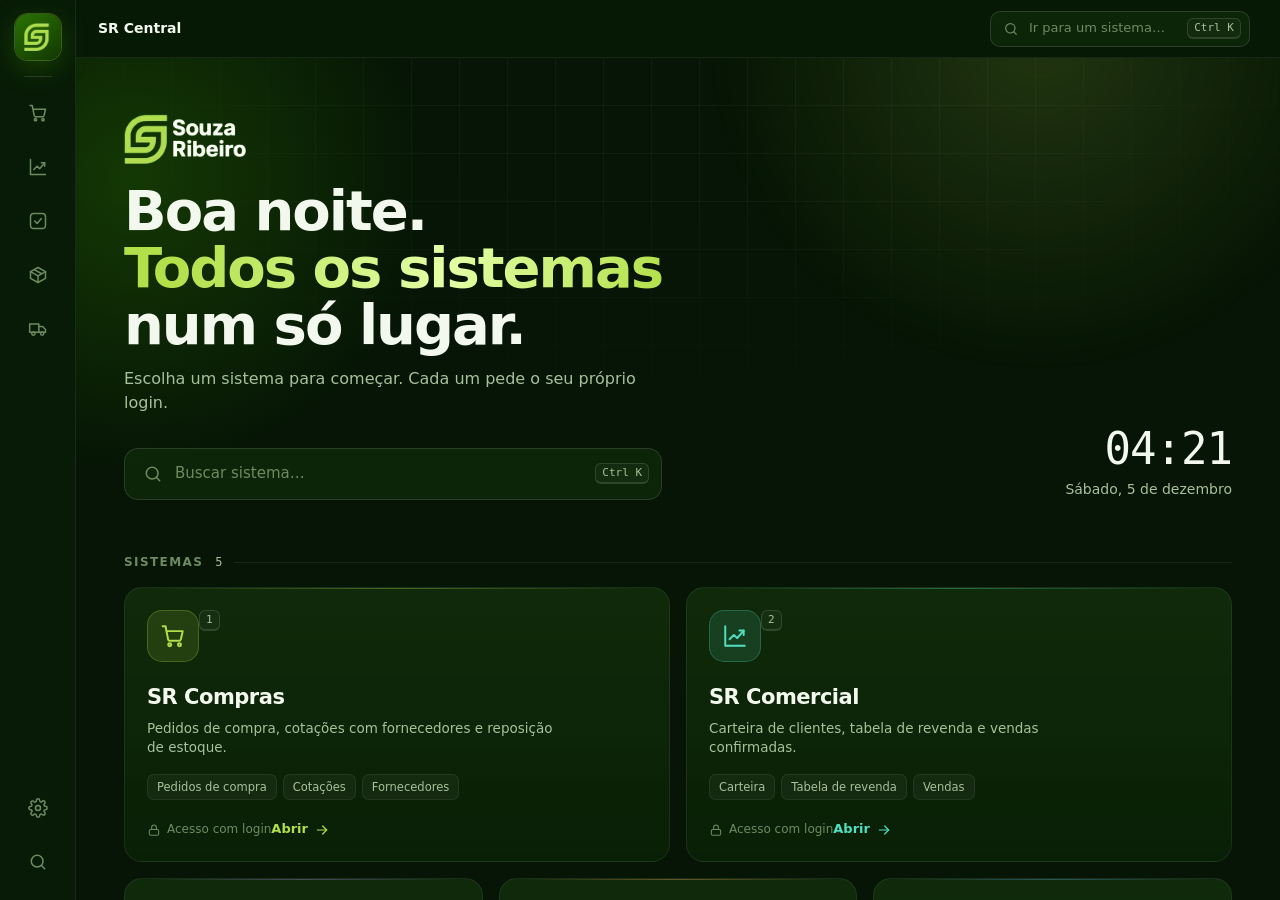
<file: index.html>
<!DOCTYPE html>
<html lang="pt-BR">
<head>
  <meta charset="UTF-8">
  <meta name="viewport" content="width=device-width, initial-scale=1, viewport-fit=cover">
  <title>SR Central · Souza Ribeiro</title>
  <meta name="theme-color" content="#081b06">
  <link rel="icon" type="image/png" href="assets/marca/favicon.png">
  <link rel="apple-touch-icon" href="assets/marca/apple-touch-icon.png">
  <link rel="stylesheet" href="assets/style.css">
</head>
<body>
  <div id="app"></div>
  <script src="sistemas.js"></script>
  <script src="assets/sr-config.js"></script>
  <script src="assets/sr-auth.js"></script>
  <script src="assets/app.js"></script>
  <script src="assets/config.js"></script>
</body>
</html>
</file>
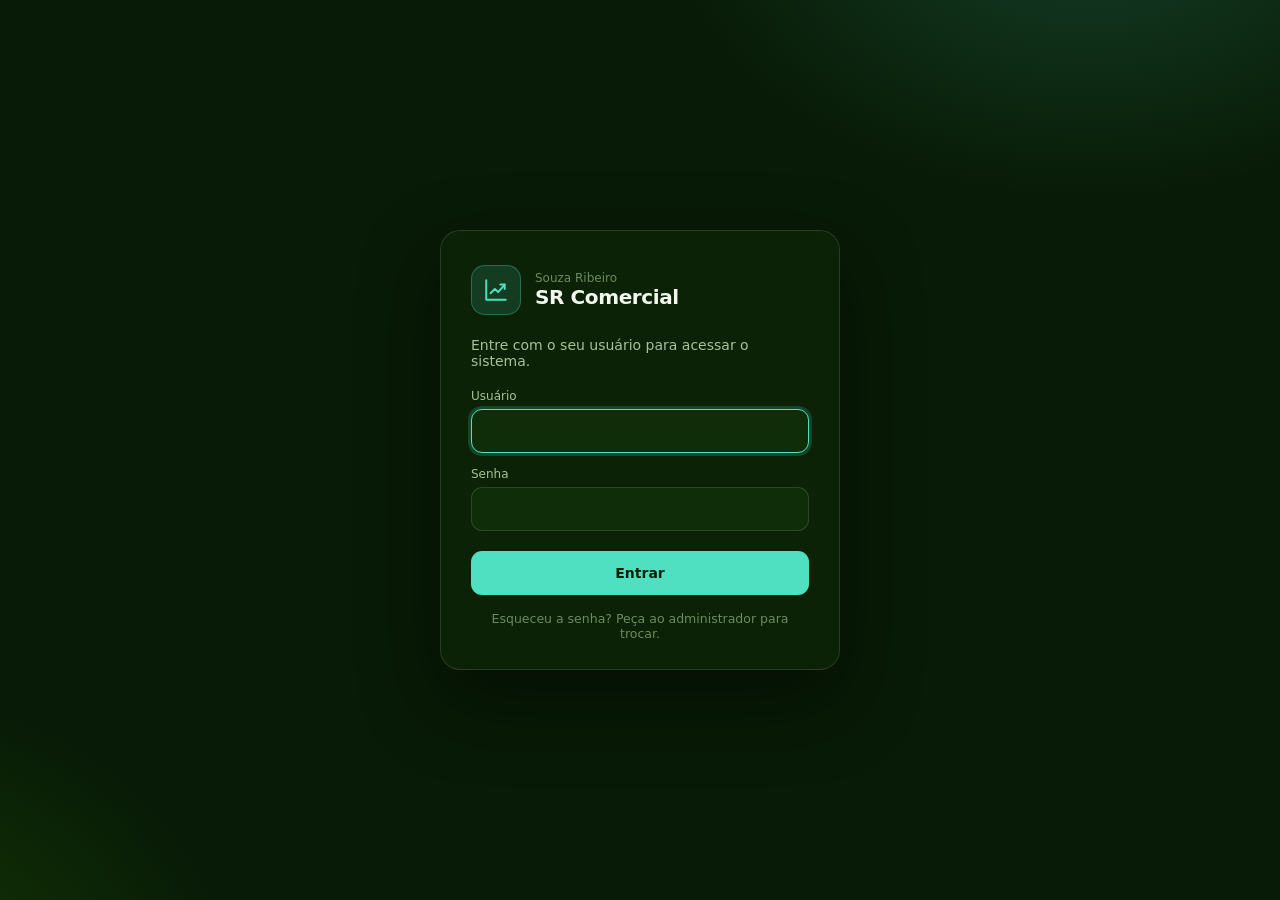
<file: sistemas/comercial/index.html>
<!DOCTYPE html>
<html lang="pt-BR">
<head>
<meta charset="UTF-8">
<meta name="viewport" content="width=device-width, initial-scale=1">
<title>SR Comercial · Souza Ribeiro</title>
<link rel="icon" type="image/png" href="../../assets/marca/favicon.png">
<!--
  ============================================================
  SR Comercial — página provisória com LOGIN REAL
  O login já funciona: confere usuário, senha e se a pessoa
  tem o SR Comercial liberado em Configurações.

  Para colocar o sistema de verdade, mantenha os dois <script>
  do Supabase (sr-config.js e sr-auth.js) e troque o conteúdo
  da área "app" pelo sistema. Use SRAuth.rest(...) para ler e
  gravar no banco.
  ============================================================
-->
<style>
  :root { --c: #4fe0c1; --bg: #081b06; --cartao: #0c2408; --campo: #102d0a; --linha: rgba(255,255,255,.12); --texto: #f3f8ee; --texto-2: #a9c19a; --texto-3: #6e8b60; }
  * { box-sizing: border-box; margin: 0; padding: 0; }
  html, body { height: 100%; }
  body {
    font-family: "Poppins", "Inter", "Segoe UI", system-ui, sans-serif; color: var(--texto); font-size: 14px;
    background:
      radial-gradient(700px 480px at 85% -10%, color-mix(in srgb, var(--c) 18%, transparent), transparent 60%),
      radial-gradient(600px 500px at -10% 110%, rgba(43,115,3,.35), transparent 60%),
      var(--bg);
    -webkit-font-smoothing: antialiased;
  }
  svg.i { width: 26px; height: 26px; stroke: currentColor; fill: none; stroke-width: 1.8; stroke-linecap: round; stroke-linejoin: round; }
  .tela { min-height: 100%; display: grid; place-items: center; padding: 24px; }
  .tela[hidden], [hidden] { display: none !important; }
  .card { width: 100%; max-width: 400px; background: rgba(12,36,8,.85); border: 1px solid var(--linha); border-radius: 20px; padding: 34px 30px 28px; box-shadow: 0 30px 80px rgba(0,0,0,.45); backdrop-filter: blur(8px); animation: sobe .4s cubic-bezier(.2,.8,.2,1); }
  @keyframes sobe { from { opacity: 0; transform: translateY(10px); } }
  .topo { display: flex; align-items: center; gap: 14px; }
  .ic { width: 50px; height: 50px; border-radius: 14px; display: grid; place-items: center; color: var(--c); background: color-mix(in srgb, var(--c) 14%, transparent); border: 1px solid color-mix(in srgb, var(--c) 30%, transparent); flex-shrink: 0; }
  .sist { font-size: 12px; color: var(--texto-3); }
  h1 { font-size: 20px; letter-spacing: -.4px; }
  p.sub { color: var(--texto-2); margin: 22px 0 20px; }
  label { display: block; font-size: 12px; color: var(--texto-2); margin-bottom: 6px; font-weight: 500; }
  .campo { margin-bottom: 14px; }
  input { width: 100%; height: 44px; padding: 0 14px; border-radius: 11px; background: var(--campo); border: 1px solid var(--linha); color: var(--texto); font: inherit; outline: none; transition: border-color .15s, box-shadow .15s; }
  input:focus { border-color: var(--c); box-shadow: 0 0 0 3px color-mix(in srgb, var(--c) 18%, transparent); }
  .btn { width: 100%; height: 44px; border: 0; border-radius: 11px; background: var(--c); color: #0b1f06; font: inherit; font-weight: 700; cursor: pointer; margin-top: 6px; transition: filter .15s; display: inline-flex; align-items: center; justify-content: center; }
  .btn:hover { filter: brightness(1.08); }
  .btn:disabled { opacity: .6; cursor: default; }
  .btn.sec { background: rgba(255,255,255,.06); color: var(--texto); border: 1px solid var(--linha); }
  .dica { margin-top: 16px; color: var(--texto-3); font-size: 12.5px; text-align: center; }
  .erro { background: rgba(229,72,77,.1); border: 1px solid rgba(229,72,77,.35); color: #ffb4b6; padding: 10px 12px; border-radius: 10px; font-size: 13px; margin-bottom: 14px; }
  .spin { width: 30px; height: 30px; border: 3px solid rgba(255,255,255,.1); border-top-color: var(--c); border-radius: 50%; animation: gira .8s linear infinite; }
  .spin.mini { width: 18px; height: 18px; border-width: 2px; border-color: rgba(0,0,0,.2); border-top-color: currentColor; }
  @keyframes gira { to { transform: rotate(360deg); } }
  .centro { text-align: center; }
  .centro .ic { margin: 0 auto 16px; width: 60px; height: 60px; border-radius: 18px; }
  .centro h2 { font-size: 19px; margin-bottom: 8px; }
  .centro p { color: var(--texto-2); margin-bottom: 18px; }
  .centro b { color: var(--texto); }

  /* área do sistema (depois do login) */
  .app { min-height: 100%; display: flex; flex-direction: column; }
  .barra { display: flex; align-items: center; gap: 12px; padding: 12px 20px; border-bottom: 1px solid var(--linha); background: rgba(8,27,6,.7); backdrop-filter: blur(8px); }
  .barra .ic { width: 36px; height: 36px; border-radius: 10px; }
  .barra .ic svg { width: 19px; height: 19px; }
  .barra h1 { font-size: 16px; }
  .quem { margin-left: auto; display: flex; align-items: center; gap: 10px; font-size: 13px; color: var(--texto-2); }
  .quem b { color: var(--texto); font-weight: 600; }
  .sair { height: 34px; padding: 0 12px; border-radius: 9px; border: 1px solid var(--linha); background: rgba(255,255,255,.04); color: var(--texto); font: inherit; font-size: 13px; cursor: pointer; }
  .sair:hover { border-color: var(--c); }
  .conteudo { flex: 1; display: grid; place-items: center; padding: 24px; }
  .construcao { text-align: center; max-width: 440px; }
  .construcao .ic { margin: 0 auto 18px; width: 70px; height: 70px; border-radius: 20px; }
  .construcao .ic svg { width: 34px; height: 34px; }
  .construcao h2 { font-size: 22px; letter-spacing: -.5px; margin-bottom: 8px; }
  .construcao p { color: var(--texto-2); }
  .construcao code { background: var(--campo); padding: 2px 7px; border-radius: 6px; font-size: 12.5px; color: var(--texto); }
  @media (max-width: 520px) { .quem span { display: none; } }
</style>
</head>
<body>
  <!-- carregando -->
  <div class="tela" id="t-carregando"><div class="spin"></div></div>

  <!-- login -->
  <div class="tela" id="t-login" hidden>
    <form class="card" id="form" autocomplete="on">
      <div class="topo">
        <div class="ic"><svg class="i" viewBox="0 0 24 24"><path d="M3 3v18h18"/><path d="m7 15 4-4 3 3 6-7"/><path d="M16 7h4v4"/></svg></div>
        <div><div class="sist">Souza Ribeiro</div><h1>SR Comercial</h1></div>
      </div>
      <p class="sub">Entre com o seu usuário para acessar o sistema.</p>
      <div class="erro" id="erro" hidden></div>
      <div class="campo"><label for="usuario">Usuário</label><input id="usuario" name="usuario" autocomplete="username" autocapitalize="none" spellcheck="false" required></div>
      <div class="campo"><label for="senha">Senha</label><input id="senha" name="senha" type="password" autocomplete="current-password" required></div>
      <button class="btn" type="submit" id="btn-entrar">Entrar</button>
      <div class="dica">Esqueceu a senha? Peça ao administrador para trocar.</div>
    </form>
  </div>

  <!-- sem acesso -->
  <div class="tela" id="t-sem-acesso" hidden>
    <div class="card centro">
      <div class="ic"><svg class="i" viewBox="0 0 24 24"><path d="M3 3v18h18"/><path d="m7 15 4-4 3 3 6-7"/><path d="M16 7h4v4"/></svg></div>
      <h2>Sem acesso ao SR Comercial</h2>
      <p>O usuário <b id="sa-nome"></b> não tem este sistema liberado. Peça ao administrador para liberar em Configurações.</p>
      <button class="btn sec" id="btn-trocar">Entrar com outro usuário</button>
    </div>
  </div>

  <!-- sistema (depois do login) -->
  <div class="app" id="t-app" hidden>
    <header class="barra">
      <div class="ic"><svg class="i" viewBox="0 0 24 24"><path d="M3 3v18h18"/><path d="m7 15 4-4 3 3 6-7"/><path d="M16 7h4v4"/></svg></div>
      <h1>SR Comercial</h1>
      <div class="quem"><span>Olá, <b id="app-nome"></b></span><button class="sair" id="btn-sair">Sair</button></div>
    </header>
    <main class="conteudo">
      <!-- ===== SUBSTITUA ESTE BLOCO PELO SISTEMA ===== -->
      <div class="construcao">
        <div class="ic"><svg class="i" viewBox="0 0 24 24"><path d="M3 3v18h18"/><path d="m7 15 4-4 3 3 6-7"/><path d="M16 7h4v4"/></svg></div>
        <h2>SR Comercial em construção</h2>
        <p>O login já está funcionando. O sistema entra no arquivo <code>sistemas/comercial/index.html</code>.</p>
      </div>
      <!-- ============================================== -->
    </main>
  </div>

  <script src="../../assets/sr-config.js"></script>
  <script src="../../assets/sr-auth.js"></script>
  <script>
  (function () {
    var SISTEMA = 'comercial';
    var telas = ['t-carregando', 't-login', 't-sem-acesso', 't-app'];
    function ver(id) { telas.forEach(function (t) { document.getElementById(t).hidden = t !== id; }); }

    async function verificar() {
      ver('t-carregando');
      var cad = null;
      try { cad = await SRAuth.meuCadastro(true); } catch (e) { return mostrarLogin(e.message); }
      if (!cad || !cad.ativo) return mostrarLogin();
      if (!SRAuth.temAcesso(cad, SISTEMA)) {
        document.getElementById('sa-nome').textContent = cad.nome + ' (@' + cad.username + ')';
        return ver('t-sem-acesso');
      }
      document.getElementById('app-nome').textContent = cad.nome;
      ver('t-app');
      // >>> inicie o sistema aqui (o usuário logado é "cad") <<<
    }

    function mostrarLogin(msg) {
      var e = document.getElementById('erro');
      e.textContent = msg || '';
      e.hidden = !msg;
      ver('t-login');
      setTimeout(function () { var u = document.getElementById('usuario'); (u.value ? document.getElementById('senha') : u).focus(); }, 30);
    }

    document.getElementById('form').addEventListener('submit', async function (ev) {
      ev.preventDefault();
      var b = document.getElementById('btn-entrar');
      b.disabled = true; b.innerHTML = '<span class="spin mini"></span>';
      try {
        await SRAuth.entrar(this.usuario.value, this.senha.value);
        this.senha.value = '';
        await verificar();
      } catch (err) {
        mostrarLogin(err.message);
      } finally {
        b.disabled = false; b.textContent = 'Entrar';
      }
    });

    async function sair() { await SRAuth.sair(); document.getElementById('senha').value = ''; mostrarLogin(); }
    document.getElementById('btn-sair').addEventListener('click', sair);
    document.getElementById('btn-trocar').addEventListener('click', sair);

    // se entrar/sair em outro sistema ou nas Configurações, atualiza aqui também
    SRAuth.aoMudarSessao(verificar);
    verificar();
  })();
  </script>
</body>
</html>
</file>
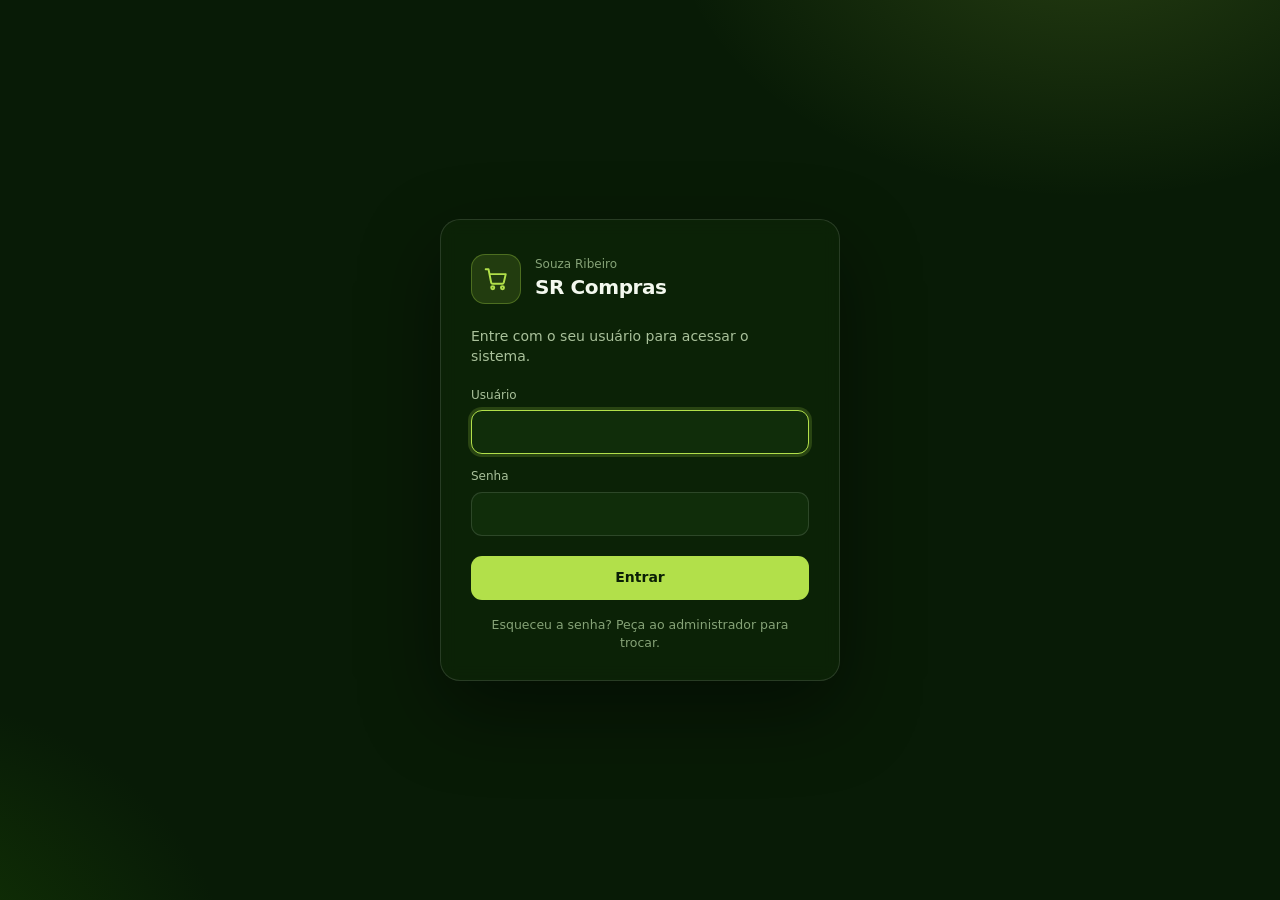
<file: sistemas/compras/index.html>
<!DOCTYPE html>
<html lang="pt-BR">
<head>
<meta charset="UTF-8">
<meta name="viewport" content="width=device-width, initial-scale=1">
<title>SR Compras · Souza Ribeiro</title>
<link rel="icon" type="image/png" href="../../assets/marca/favicon.png">
<!--
  ============================================================
  SR Compras — sistema de compras da Souza Ribeiro (SR Central)

  Login: usuário e senha da SR Central (assets/sr-auth.js).
  Só entra quem tem o SR Compras liberado em Configurações.

  Dados: Supabase, tabela compras_registros
  (supabase/migrations/20261107_02_sr_compras.sql), protegida por
  RLS com sr_priv.sr_tem_acesso('compras'). Tudo o que é salvo
  aparece para todos os usuários do SR Compras.

  No navegador ficam só preferências de tela (aba, filtro,
  listas abertas).
  ============================================================
-->
<style>

:root{
  color-scheme:dark;
  --bg:#0A0E13;--sf:#111720;--sf2:#171F29;--bd:#212B37;--bd2:#2E3A48;
  --tx:#EAF0F5;--tx2:#A8B5C2;--tx3:#7B8998;
  --gn:#3DD6A0;--gn-bg:rgba(61,214,160,.12);
  --am:#F5B301;--am-bg:rgba(245,179,1,.14);
  --rd:#FF7B6E;--rd-bg:rgba(255,123,110,.13);
  --bl:#78A0FF;--bl-bg:rgba(120,160,255,.14);
  --tl:#4FD1D9;--tl-bg:rgba(79,209,217,.12);
  --pu:#B1A1FF;--pu-bg:rgba(177,161,255,.13);
  --gy:#A8B5C2;--gy-bg:rgba(168,181,194,.12);
  --ink:#06090D;--ink2:#121821;--ink-tx:#E9EFF4;--ink-mut:#8696A6;--ink-bd:rgba(255,255,255,.08);
  --r:14px;--rs:9px;
  --disp:'Bricolage Grotesque','Figtree',system-ui,sans-serif;
  --body:'Figtree','Segoe UI',system-ui,-apple-system,sans-serif;
}
*{box-sizing:border-box;margin:0;padding:0;}
body{font-family:var(--body);background:var(--bg);color:var(--tx);min-height:100vh;font-size:14px;line-height:1.45;}
button,input{font-family:inherit;}
:focus-visible{outline:2px solid var(--bl);outline-offset:2px;}
.layout{display:grid;grid-template-columns:248px 1fr;min-height:100vh;}

/* barra lateral */
.sidebar{background:var(--ink);color:var(--ink-tx);padding:24px 0;position:sticky;top:0;height:100vh;overflow-y:auto;display:flex;flex-direction:column;}
.sh{padding:0 20px 20px;border-bottom:1px solid var(--ink-bd);}
.logo{width:100%;max-width:150px;border-radius:14px;display:block;margin-bottom:12px;}
.sh-sub{font-family:var(--disp);font-size:15px;font-weight:600;color:var(--ink-tx);letter-spacing:-.01em;}
.ss{padding:20px 14px 6px;}
.ssl{font-size:12px;font-weight:600;color:var(--ink-mut);margin:0 8px 8px;}
.fi{display:flex;align-items:center;justify-content:space-between;padding:9px 10px;border-radius:var(--rs);cursor:pointer;margin-bottom:2px;font-size:14px;color:var(--ink-mut);transition:background .15s,color .15s;}
.fi:hover{background:var(--ink2);color:var(--ink-tx);}
.fi.active{background:var(--ink2);color:#fff;box-shadow:inset 3px 0 0 #5B8CFF;}
.fi-l{display:flex;align-items:center;gap:10px;}
.fi-dot{width:8px;height:8px;border-radius:50%;box-shadow:0 0 0 3px rgba(255,255,255,.07);}
.fi-n{font-variant-numeric:tabular-nums;font-size:12px;font-weight:600;color:var(--ink-tx);background:rgba(255,255,255,.08);padding:1px 8px;border-radius:99px;}
.sbot{margin:auto 16px 0;padding-top:20px;border-top:1px solid var(--ink-bd);display:flex;flex-direction:column;gap:8px;}
.sdate{font-size:13px;color:var(--ink-mut);padding:2px 8px 8px;}
.sdate::first-letter{text-transform:uppercase;}
.upbtn{width:100%;padding:10px;border-radius:var(--rs);border:1px dashed rgba(255,255,255,.25);background:transparent;color:var(--ink-tx);font-size:13px;font-weight:500;cursor:pointer;transition:all .15s;text-align:center;}
.upbtn:hover{border-color:#fff;background:var(--ink2);}
.sheets-btn{width:100%;padding:10px;border-radius:var(--rs);border:1px solid rgba(80,220,170,.35);background:rgba(80,220,170,.10);color:#7FE7C2;font-size:13px;font-weight:500;cursor:pointer;transition:all .15s;text-align:center;}
.sheets-btn:hover{background:rgba(80,220,170,.18);}
.sheets-status{font-size:12px;padding:6px 10px;border-radius:var(--rs);text-align:center;}
.sheets-status.ok{background:rgba(80,220,170,.12);color:#7FE7C2;}
.sheets-status.err{background:rgba(255,120,110,.14);color:#FF9A91;}
.sheets-status.loading{background:rgba(255,200,80,.14);color:#FFD27A;}

/* conteudo */
.main{padding:28px 44px 48px;max-width:1280px;min-width:0;}
.tabs{display:inline-flex;max-width:100%;overflow-x:auto;gap:2px;padding:4px;margin-bottom:28px;background:var(--sf);border:1px solid var(--bd);border-radius:13px;}
.tab{padding:8px 16px;background:transparent;border:none;border-radius:10px;color:var(--tx2);font-size:14px;font-weight:600;cursor:pointer;white-space:nowrap;transition:background .15s,color .15s;}
.tab:hover{color:var(--tx);}
.tab.active{background:var(--bd2);color:#fff;}
.tab-n{font-size:12px;font-weight:700;font-variant-numeric:tabular-nums;color:var(--tx3);background:rgba(255,255,255,.08);padding:1px 7px;border-radius:99px;margin-left:8px;}
.tab.active .tab-n{background:var(--tx);color:#0A0E13;}
.greet{font-family:var(--disp);font-size:44px;line-height:1.05;font-weight:700;letter-spacing:-.03em;margin-bottom:8px;}
.greet-sub{font-size:15px;color:var(--tx2);margin-bottom:26px;}
.stats{display:grid;grid-template-columns:repeat(5,1fr);background:var(--sf);border:1px solid var(--bd);border-radius:var(--r);margin-bottom:22px;box-shadow:0 1px 2px rgba(0,0,0,.4);}
.stat{padding:18px 22px;border-right:1px solid var(--bd);}
.stat:last-child{border-right:none;}
.stat-lb{font-size:13px;color:var(--tx3);font-weight:500;margin-bottom:4px;}
.stat-vl{font-family:var(--disp);font-size:34px;line-height:1.1;font-weight:700;font-variant-numeric:tabular-nums;letter-spacing:-.02em;}
.v-r{color:var(--rd);}.v-a{color:var(--am);}.v-g{color:var(--gn);}
.prog-w{margin-bottom:26px;}
.prog-i{display:flex;justify-content:space-between;align-items:baseline;margin-bottom:8px;font-size:14px;font-weight:600;color:var(--tx2);}
.prog-i span:last-child{font-family:var(--disp);font-size:18px;color:var(--tx);font-variant-numeric:tabular-nums;}
.prog-b{height:10px;background:var(--bd);border-radius:99px;overflow:hidden;}
.prog-f{height:100%;background:linear-gradient(90deg,#16A37A,#3DD6A0);border-radius:99px;transition:width .5s ease;}

/* cards de fornecedor */
.card{background:var(--sf);border:1px solid var(--bd);border-radius:var(--r);margin-bottom:10px;overflow:hidden;box-shadow:0 1px 2px rgba(0,0,0,.4);transition:border-color .2s,opacity .2s,box-shadow .2s;}
.card:hover{border-color:var(--bd2);box-shadow:0 6px 18px rgba(0,0,0,.45);}
.card.done{opacity:.35;}
.card.at-c{border-left:4px solid var(--tl);}
.card.ni-c{border-left:4px solid var(--rd);}
.ch{display:flex;align-items:center;gap:14px;padding:14px 18px;cursor:pointer;user-select:none;}
.ch:hover{background:var(--sf2);}
.pn{font-family:var(--disp);font-size:15px;font-weight:700;width:40px;height:40px;border-radius:12px;display:flex;align-items:center;justify-content:center;flex-shrink:0;}
.p-at{background:var(--tl-bg);color:var(--tl);}
.p-ni{background:var(--rd-bg);color:var(--rd);}
.p-1{background:#E5493A;color:#fff;}
.p-2{background:#F5B301;color:#3A2A00;}
.p-3{background:#3B6BF5;color:#fff;}
.p-n{background:var(--sf2);color:var(--tx2);box-shadow:inset 0 0 0 1px var(--bd);}
.ci{flex:1;min-width:0;}
.cn{font-family:var(--disp);font-size:18px;font-weight:600;letter-spacing:-.01em;margin-bottom:1px;}
.cm{font-size:13px;color:var(--tx3);font-variant-numeric:tabular-nums;}
.at-tag{display:inline-flex;font-family:var(--body);font-size:12px;padding:2px 9px;border-radius:99px;background:var(--tl-bg);color:var(--tl);margin-left:10px;font-weight:600;vertical-align:middle;letter-spacing:0;}
.cbdg{display:flex;gap:5px;flex-shrink:0;}
.chv{color:var(--tx3);font-size:12px;transition:transform .2s;flex-shrink:0;}
.chv.open{transform:rotate(90deg);}
.cb2{border-top:1px solid var(--bd);display:none;overflow-x:auto;}
.cb2.open{display:block;}

/* tabelas */
.pt{width:100%;border-collapse:collapse;}
.pt th{text-align:left;padding:10px 18px;font-size:12px;font-weight:600;color:var(--tx3);background:var(--sf2);border-bottom:1px solid var(--bd);white-space:nowrap;}
.pt th.r,.pt td.r{text-align:right;}
.pt td{padding:10px 18px;border-bottom:1px solid var(--bd);font-size:14px;color:var(--tx2);vertical-align:middle;}
.pt tr:last-child td{border-bottom:none;}
.pt tr:hover td{background:rgba(255,255,255,.03);}
.td-n{color:var(--tx);font-weight:500;min-width:220px;}
.zt{display:inline-block;background:var(--rd-bg);color:var(--rd);font-size:11px;font-weight:600;padding:1px 7px;border-radius:99px;margin-left:8px;}
.mo{font-variant-numeric:tabular-nums;font-size:14px;white-space:nowrap;}
.mi{font-size:11px;color:var(--tx3);}
.jc-tag{display:inline-block;background:var(--gn-bg);color:var(--gn);font-size:12px;font-weight:600;padding:1px 8px;border-radius:99px;}
.pt strong{color:var(--tx);}
.jr-s{border-top:1px solid var(--bd);}
.jr-sh{display:flex;align-items:center;justify-content:space-between;padding:8px 18px;background:var(--sf2);border-bottom:1px solid var(--bd);}
.jr-st{font-family:var(--disp);font-size:14px;font-weight:600;color:var(--tx);}
.cbr{display:flex;align-items:center;gap:12px;padding:10px 18px;border-bottom:1px solid var(--bd);font-size:14px;cursor:pointer;}
.cbr:hover{background:rgba(255,255,255,.03);}
.cbr:last-child{border-bottom:none;}
.cbr input[type=checkbox]{width:16px;height:16px;cursor:pointer;accent-color:var(--bl);flex-shrink:0;}
.cb-nm{flex:1;color:var(--tx);font-weight:500;}
.cb-qt{font-variant-numeric:tabular-nums;font-size:14px;font-weight:600;color:var(--tx);white-space:nowrap;}

/* rodape do card */
.cs{display:flex;gap:8px;padding:12px 18px;background:var(--sf2);border-top:1px solid var(--bd);flex-wrap:wrap;align-items:center;}
.sb{display:flex;align-items:center;gap:8px;padding:7px 14px;border-radius:99px;border:1px solid var(--bd2);background:var(--sf);color:var(--tx2);font-size:13px;font-weight:500;cursor:pointer;transition:all .15s;}
.sb:hover{border-color:var(--tx3);color:var(--tx);}
.sd{width:8px;height:8px;border-radius:50%;background:var(--bd2);flex-shrink:0;transition:background .15s;}
.sb.on-an{background:#E9EFF4;color:#0A0E13;border-color:#E9EFF4;}
.sb.on-an .sd{background:#0F8A5F;}
.cpbtn{display:flex;align-items:center;gap:6px;padding:7px 14px;border-radius:99px;border:1px solid var(--bd2);background:var(--sf);color:var(--tx);font-size:13px;font-weight:600;cursor:pointer;transition:all .15s;margin-left:auto;}
.cpbtn:hover{background:var(--tx);border-color:var(--tx);color:#0A0E13;}
.cpbtn.copied{color:var(--gn);border-color:var(--gn);background:var(--gn-bg);}
.cpsel{display:flex;align-items:center;gap:6px;padding:7px 14px;border-radius:99px;border:none;background:#3B6BF5;color:#fff;font-size:13px;font-weight:600;cursor:pointer;margin-left:auto;}
.cpsel:hover{filter:brightness(1.1);}
.cpsel.copied{opacity:.65;}

/* marcacoes por produto */
.exg{display:inline-flex;gap:6px;flex-wrap:wrap;justify-content:flex-end;}
.exbtn{padding:4px 11px;border-radius:99px;border:1px solid var(--bd2);background:var(--sf);color:var(--tx2);font-size:12px;font-weight:500;cursor:pointer;white-space:nowrap;transition:all .15s;}
.exbtn:hover{color:var(--tx);border-color:var(--tx3);background:var(--sf2);}
.exbtn.ex-buy{color:var(--gn);border-color:rgba(61,214,160,.4);background:var(--gn-bg);font-weight:600;}
.exbtn.ex-buy:hover{background:var(--gn);color:#04251A;border-color:var(--gn);}
.ex-tag{display:inline-block;background:var(--pu-bg);color:var(--pu);font-size:12px;font-weight:600;padding:1px 8px;border-radius:99px;}
.srch{width:100%;max-width:380px;padding:10px 14px;border-radius:var(--rs);border:1px solid var(--bd2);background:var(--sf);color:var(--tx);font-size:14px;margin-bottom:12px;}
.srch:focus{outline:none;border-color:var(--bl);box-shadow:0 0 0 3px var(--bl-bg);}
.srch::placeholder{color:var(--tx3);}
.empty{text-align:center;padding:64px 20px;color:var(--tx3);font-size:15px;line-height:1.6;}

@media (max-width:900px){
  .layout{grid-template-columns:minmax(0,1fr);}
  .sidebar{position:static;height:auto;}
  .main{padding:20px 16px 40px;}
  .greet{font-size:34px;}
  .stats{grid-template-columns:repeat(2,1fr);}
  .stat{border-bottom:1px solid var(--bd);}
}
@media (prefers-reduced-motion:reduce){*{transition:none !important;}}

/* ===== NOVO: fornecedores multiplos / cadastro ===== */
.mini-cod{display:block;font-size:12px;color:var(--tx3);font-variant-numeric:tabular-nums;font-weight:400;margin-top:1px;}
.alt{display:flex;gap:6px;align-items:flex-start;margin-top:5px;padding:4px 9px;border-radius:8px;background:var(--am-bg);color:var(--am);font-size:12px;font-weight:500;line-height:1.35;max-width:560px;}
.alt-ic{font-weight:700;flex-shrink:0;}
.ref-tag{display:inline-block;background:var(--bl-bg);color:var(--bl);font-size:11px;font-weight:600;padding:1px 8px;border-radius:99px;margin-left:8px;vertical-align:middle;}
.multi-tag{display:inline-block;background:var(--am-bg);color:var(--am);font-size:11px;font-weight:600;padding:1px 8px;border-radius:99px;margin-left:8px;vertical-align:middle;}
.warn-tag{display:inline-block;background:var(--am-bg);color:var(--am);font-size:12px;font-weight:600;padding:1px 8px;border-radius:99px;}
.exbtn.ex-forn{color:var(--bl);border-color:rgba(120,160,255,.35);}
.exbtn.ex-forn:hover{background:var(--bl-bg);color:var(--bl);}
.exbtn.ex-link{color:var(--tl);border-color:rgba(79,209,217,.4);background:var(--tl-bg);font-weight:600;}
.exbtn.ex-link:hover{background:var(--tl);color:#03282A;}
.cb-nm{display:flex;flex-direction:column;}
.notice{display:flex;align-items:center;gap:12px;flex-wrap:wrap;padding:12px 16px;margin-bottom:14px;border-radius:var(--r);border:1px solid rgba(255,123,110,.35);background:var(--rd-bg);color:var(--tx);font-size:14px;}
.notice b{color:var(--rd);}
.sem-help{padding:12px 18px;font-size:13px;color:var(--tx2);background:var(--sf2);border-bottom:1px solid var(--bd);}
.bought{border-top:1px solid var(--bd);background:rgba(61,214,160,.04);}
.bought summary{padding:10px 18px;cursor:pointer;font-size:13px;font-weight:600;color:var(--gn);list-style:none;}
.bought summary::-webkit-details-marker{display:none;}
.bought summary::before{content:'\25B8';display:inline-block;margin-right:8px;transition:transform .15s;}
.bought[open] summary::before{transform:rotate(90deg);}
.bought .bt-warn{color:var(--am);font-weight:600;}
.bt-row{display:flex;align-items:center;gap:10px;flex-wrap:wrap;padding:8px 18px;border-top:1px solid var(--bd);font-size:13px;}
.bt-nm{flex:1;min-width:200px;color:var(--tx);font-weight:500;}
.bt-st{display:flex;gap:6px;align-items:center;flex-wrap:wrap;}
.comp-srch{display:flex;gap:10px;align-items:center;flex-wrap:wrap;}
/* toast */
.toast{position:fixed;right:20px;bottom:20px;max-width:420px;padding:12px 16px;border-radius:12px;background:#E9EFF4;color:#0A0E13;font-size:14px;font-weight:500;box-shadow:0 10px 30px rgba(0,0,0,.5);z-index:60;opacity:0;transform:translateY(10px);transition:opacity .2s,transform .2s;pointer-events:none;}
.toast.on{opacity:1;transform:none;}
/* botoes / formularios */
.btn{display:inline-flex;align-items:center;gap:6px;padding:8px 14px;border-radius:99px;border:1px solid var(--bd2);background:var(--sf);color:var(--tx);font-size:13px;font-weight:600;cursor:pointer;transition:all .15s;white-space:nowrap;}
.btn:hover{border-color:var(--tx3);background:var(--sf2);}
.btn-pri{background:#3B6BF5;border-color:#3B6BF5;color:#fff;}
.btn-pri:hover{filter:brightness(1.1);background:#3B6BF5;border-color:#3B6BF5;}
.btn-dng{color:var(--rd);border-color:rgba(255,123,110,.4);}
.btn-dng:hover{background:var(--rd-bg);border-color:var(--rd);}
.btn-sm{padding:4px 11px;font-size:12px;font-weight:500;}
.inp{padding:9px 12px;border-radius:var(--rs);border:1px solid var(--bd2);background:var(--sf);color:var(--tx);font-size:14px;font-family:inherit;}
.inp:focus{outline:none;border-color:var(--bl);box-shadow:0 0 0 3px var(--bl-bg);}
.inp::placeholder{color:var(--tx3);}
.ck{display:inline-flex;align-items:center;gap:7px;font-size:13px;color:var(--tx2);cursor:pointer;}
.ck input{width:15px;height:15px;accent-color:var(--bl);}
.cad-bar{display:flex;gap:8px;flex-wrap:wrap;margin-bottom:22px;}
.sec{background:var(--sf);border:1px solid var(--bd);border-radius:var(--r);margin-bottom:18px;overflow:hidden;}
.sec-h{display:flex;align-items:center;justify-content:space-between;gap:10px;padding:14px 18px;font-family:var(--disp);font-size:18px;font-weight:600;border-bottom:1px solid var(--bd);}
.row-form{display:flex;gap:10px;align-items:center;flex-wrap:wrap;padding:14px 18px;border-bottom:1px solid var(--bd);}
.row-form .srch{margin-bottom:0;}
.chip{display:inline-flex;align-items:center;gap:4px;font-size:12px;font-weight:600;padding:2px 9px;border-radius:99px;background:var(--sf2);color:var(--tx);box-shadow:inset 0 0 0 1px var(--bd2);margin:2px 4px 2px 0;}
.chip.ref{background:var(--bl-bg);color:var(--bl);box-shadow:none;}
.chip.none{background:var(--rd-bg);color:var(--rd);box-shadow:none;}
.lim{padding:10px 18px;font-size:13px;color:var(--tx3);}
/* modal */
.mbg{position:fixed;inset:0;background:rgba(3,6,10,.7);display:flex;align-items:center;justify-content:center;z-index:50;padding:16px;}
.mdl{background:var(--sf);border:1px solid var(--bd2);border-radius:16px;width:min(640px,100%);max-height:90vh;display:flex;flex-direction:column;box-shadow:0 20px 60px rgba(0,0,0,.6);}
.mdl-h{padding:18px 20px 12px;border-bottom:1px solid var(--bd);}
.mdl-t{font-family:var(--disp);font-size:20px;font-weight:700;letter-spacing:-.01em;}
.mdl-s{font-size:13px;color:var(--tx3);margin-top:3px;}
.mdl-b{padding:14px 20px;overflow-y:auto;flex:1;}
.mdl-f{display:flex;gap:8px;flex-wrap:wrap;justify-content:flex-end;padding:14px 20px;border-top:1px solid var(--bd);}
.mdl-f .sp{margin-right:auto;}
.mdl-lb{font-size:12px;font-weight:600;color:var(--tx3);margin:12px 0 6px;}
.mdl-lb:first-child{margin-top:0;}
.ml{border:1px solid var(--bd);border-radius:var(--rs);max-height:300px;overflow-y:auto;}
.ml-row{display:flex;align-items:center;gap:10px;padding:8px 12px;border-bottom:1px solid var(--bd);font-size:14px;}
.ml-row:last-child{border-bottom:none;}
.ml-row.on{background:rgba(120,160,255,.06);}
.ml-row label.ml-lbl{flex:1;display:flex;align-items:center;gap:10px;cursor:pointer;color:var(--tx);}
.ml-row input{width:16px;height:16px;accent-color:var(--bl);cursor:pointer;}
.ml-ref{display:inline-flex;align-items:center;gap:6px;font-size:12px;color:var(--tx3);cursor:pointer;}
.ml-ref.dis{opacity:.35;cursor:default;}
.mdl-grid{display:grid;grid-template-columns:1fr 2fr;gap:8px;}
.mdl-grid .inp{width:100%;}
.mdl-sug{display:flex;align-items:center;gap:10px;flex-wrap:wrap;padding:10px 12px;border-radius:var(--rs);background:var(--tl-bg);color:var(--tx);font-size:13px;margin-bottom:10px;}

/* selecao multipla - sem fornecedor */
.sel-bar{display:flex;align-items:center;gap:14px;flex-wrap:wrap;padding:10px 18px;background:var(--sf2);border-bottom:1px solid var(--bd);position:sticky;top:0;z-index:2;}
.sel-bar.on{background:#18233A;box-shadow:inset 3px 0 0 #3B6BF5;}
.sel-n{font-size:13px;font-weight:600;color:var(--tx2);}
.sel-bar.on .sel-n{color:var(--bl);}
.sel-acts{margin-left:auto;display:flex;gap:8px;flex-wrap:wrap;}
.btn:disabled{opacity:.4;cursor:not-allowed;filter:none;}
.pt th.ckc,.pt td.ckc{width:34px;padding-right:0;}
.ckc input{width:16px;height:16px;accent-color:var(--bl);cursor:pointer;vertical-align:middle;}
.pt tr.sel-on td{background:rgba(120,160,255,.07);}
.ni-c .pt tbody tr{cursor:pointer;}

/* ===== Identidade visual da SR Central (verde escuro + verde-limao) ===== */
:root{
  --bg:#061505;--sf:#0c2408;--sf2:#102d0a;--bd:rgba(255,255,255,.08);--bd2:rgba(255,255,255,.15);
  --tx:#f3f8ee;--tx2:#b4cba6;--tx3:#86a377;
  --ink:#081b06;--ink2:#15370d;--ink-tx:#f3f8ee;--ink-mut:#a9c19a;--ink-bd:rgba(255,255,255,.07);
  --lima:#b2e04a;--lima-bg:rgba(178,224,74,.12);
  --disp:"Poppins","Inter","Segoe UI Variable","Segoe UI",system-ui,-apple-system,Roboto,Arial,sans-serif;
  --body:"Poppins","Inter","Segoe UI Variable","Segoe UI",system-ui,-apple-system,Roboto,Arial,sans-serif;
}
body{-webkit-font-smoothing:antialiased;}
.sidebar{border-right:1px solid var(--ink-bd);}
.fi.active{box-shadow:inset 3px 0 0 var(--lima);}
.logo{background:#0c2408;}
:focus-visible{outline-color:var(--lima);}
.btn-pri{background:var(--lima);border-color:var(--lima);color:#0b1f06;}
.btn-pri:hover{background:var(--lima);border-color:var(--lima);filter:brightness(1.08);}
.ml-row input,.ck input,.ckc input{accent-color:var(--lima);}
.sel-bar.on{background:#15370d;box-shadow:inset 3px 0 0 var(--lima);}
.sel-bar.on .sel-n{color:var(--lima);}
.inp:focus{border-color:var(--lima);box-shadow:0 0 0 3px var(--lima-bg);}
.notice-info{border-color:rgba(178,224,74,.35);background:var(--lima-bg);}
.notice-info b{color:var(--lima);}

/* status de gravacao + usuario logado */
.sync-st{display:flex;align-items:center;gap:8px;font-size:12px;color:var(--ink-mut);padding:4px 4px 0;}
.sync-st i{width:8px;height:8px;border-radius:50%;background:var(--ink-mut);flex-shrink:0;}
.sync-st.ok i{background:#3DD6A0;box-shadow:0 0 0 3px rgba(61,214,160,.15);}
.sync-st.sv i{background:#F5B301;animation:pulsa 1s ease-in-out infinite;}
.sync-st.err{color:#FF9A91;font-weight:600;}
.sync-st.err i{background:#FF7B6E;}
@keyframes pulsa{50%{opacity:.35;}}
.u-box{display:flex;align-items:center;gap:10px;padding:10px 4px 0;border-top:1px solid var(--ink-bd);margin-top:4px;}
.u-av{width:32px;height:32px;border-radius:10px;background:var(--lima-bg);color:var(--lima);display:grid;place-items:center;font-size:12px;font-weight:700;flex-shrink:0;border:1px solid rgba(178,224,74,.3);}
.u-tx{min-width:0;flex:1;}
.u-nome{font-size:13px;font-weight:600;color:var(--ink-tx);white-space:nowrap;overflow:hidden;text-overflow:ellipsis;}
.u-user{font-size:11.5px;color:var(--ink-mut);}
.u-sair{height:30px;padding:0 10px;border-radius:8px;border:1px solid var(--ink-bd);background:rgba(255,255,255,.04);color:var(--ink-tx);font-size:12px;cursor:pointer;}
.u-sair:hover{border-color:var(--lima);}

/* ===== Telas de login (mesmo modelo de sistemas/_modelo.html) ===== */
.lg-tela{position:fixed;inset:0;z-index:80;overflow-y:auto;display:grid;place-items:center;padding:24px;
  background:radial-gradient(700px 480px at 85% -10%,rgba(178,224,74,.18),transparent 60%),radial-gradient(600px 500px at -10% 110%,rgba(43,115,3,.35),transparent 60%),#081b06;}
[hidden]{display:none !important;}
.lg-tela svg.i{width:26px;height:26px;stroke:currentColor;fill:none;stroke-width:1.8;stroke-linecap:round;stroke-linejoin:round;}
.lg-card{width:100%;max-width:400px;background:rgba(12,36,8,.85);border:1px solid rgba(255,255,255,.12);border-radius:20px;padding:34px 30px 28px;box-shadow:0 30px 80px rgba(0,0,0,.45);backdrop-filter:blur(8px);animation:lg-sobe .4s cubic-bezier(.2,.8,.2,1);color:#f3f8ee;}
@keyframes lg-sobe{from{opacity:0;transform:translateY(10px);}}
.lg-topo{display:flex;align-items:center;gap:14px;}
.lg-ic{width:50px;height:50px;border-radius:14px;display:grid;place-items:center;color:#b2e04a;background:rgba(178,224,74,.14);border:1px solid rgba(178,224,74,.3);flex-shrink:0;}
.lg-sist{font-size:12px;color:#86a377;}
.lg-card h1{font-size:20px;letter-spacing:-.4px;font-family:var(--body);}
.lg-sub{color:#a9c19a;margin:22px 0 20px;}
.lg-card label{display:block;font-size:12px;color:#a9c19a;margin-bottom:6px;font-weight:500;}
.lg-campo{margin-bottom:14px;}
.lg-card input{width:100%;height:44px;padding:0 14px;border-radius:11px;background:#102d0a;border:1px solid rgba(255,255,255,.12);color:#f3f8ee;font:inherit;outline:none;transition:border-color .15s,box-shadow .15s;}
.lg-card input:focus{border-color:#b2e04a;box-shadow:0 0 0 3px rgba(178,224,74,.18);}
.lg-btn{width:100%;height:44px;border:0;border-radius:11px;background:#b2e04a;color:#0b1f06;font:inherit;font-weight:700;cursor:pointer;margin-top:6px;transition:filter .15s;display:inline-flex;align-items:center;justify-content:center;}
.lg-btn:hover{filter:brightness(1.08);}
.lg-btn:disabled{opacity:.6;cursor:default;}
.lg-btn.sec{background:rgba(255,255,255,.06);color:#f3f8ee;border:1px solid rgba(255,255,255,.12);}
.lg-dica{margin-top:16px;color:#86a377;font-size:12.5px;text-align:center;}
.lg-erro{background:rgba(229,72,77,.1);border:1px solid rgba(229,72,77,.35);color:#ffb4b6;padding:10px 12px;border-radius:10px;font-size:13px;margin-bottom:14px;}
.lg-aviso{background:rgba(178,224,74,.1);border:1px solid rgba(178,224,74,.3);color:#d9f2a6;padding:10px 12px;border-radius:10px;font-size:13px;margin-bottom:14px;}
.lg-spin{width:30px;height:30px;border:3px solid rgba(255,255,255,.1);border-top-color:#b2e04a;border-radius:50%;animation:lg-gira .8s linear infinite;}
.lg-spin.mini{width:18px;height:18px;border-width:2px;border-color:rgba(0,0,0,.2);border-top-color:currentColor;}
@keyframes lg-gira{to{transform:rotate(360deg);}}
.lg-centro{text-align:center;}
.lg-centro .lg-ic{margin:0 auto 16px;width:60px;height:60px;border-radius:18px;}
.lg-centro h2{font-size:19px;margin-bottom:8px;}
.lg-centro p{color:#a9c19a;margin-bottom:18px;}
.lg-centro b{color:#f3f8ee;}
.lg-carga{text-align:center;color:#a9c19a;font-size:13px;}
.lg-carga .lg-spin{margin:0 auto 14px;}
</style>
</head>
<body>

  <!-- ===== carregando ===== -->
  <div class="lg-tela" id="t-carregando"><div class="lg-carga"><div class="lg-spin"></div><div id="carga-txt"></div></div></div>

  <!-- ===== login (usuario e senha cadastrados em Configuracoes da SR Central) ===== -->
  <div class="lg-tela" id="t-login" hidden>
    <form class="lg-card" id="lg-form" autocomplete="on">
      <div class="lg-topo">
        <div class="lg-ic"><svg class="i" viewBox="0 0 24 24"><circle cx="9" cy="20" r="1.4"/><circle cx="18" cy="20" r="1.4"/><path d="M2.5 3h2.6l2.4 12.2a1.5 1.5 0 0 0 1.5 1.2h8.7a1.5 1.5 0 0 0 1.5-1.1L21 7.5H6"/></svg></div>
        <div><div class="lg-sist">Souza Ribeiro</div><h1>SR Compras</h1></div>
      </div>
      <p class="lg-sub">Entre com o seu usuário para acessar o sistema.</p>
      <div class="lg-aviso" id="lg-aviso" hidden></div>
      <div class="lg-erro" id="lg-erro" hidden></div>
      <div class="lg-campo"><label for="lg-usuario">Usuário</label><input id="lg-usuario" name="usuario" autocomplete="username" autocapitalize="none" spellcheck="false" required></div>
      <div class="lg-campo"><label for="lg-senha">Senha</label><input id="lg-senha" name="senha" type="password" autocomplete="current-password" required></div>
      <button class="lg-btn" type="submit" id="lg-entrar">Entrar</button>
      <div class="lg-dica">Esqueceu a senha? Peça ao administrador para trocar.</div>
    </form>
  </div>

  <!-- ===== sem acesso ===== -->
  <div class="lg-tela" id="t-sem-acesso" hidden>
    <div class="lg-card lg-centro">
      <div class="lg-ic"><svg class="i" viewBox="0 0 24 24"><circle cx="9" cy="20" r="1.4"/><circle cx="18" cy="20" r="1.4"/><path d="M2.5 3h2.6l2.4 12.2a1.5 1.5 0 0 0 1.5 1.2h8.7a1.5 1.5 0 0 0 1.5-1.1L21 7.5H6"/></svg></div>
      <h2>Sem acesso ao SR Compras</h2>
      <p>O usuário <b id="sa-nome"></b> não tem este sistema liberado. Peça ao administrador para liberar em Configurações.</p>
      <button class="lg-btn sec" id="lg-trocar">Entrar com outro usuário</button>
    </div>
  </div>

  <!-- ===== falha ao carregar os dados ===== -->
  <div class="lg-tela" id="t-falha" hidden>
    <div class="lg-card lg-centro">
      <div class="lg-ic"><svg class="i" viewBox="0 0 24 24"><circle cx="9" cy="20" r="1.4"/><circle cx="18" cy="20" r="1.4"/><path d="M2.5 3h2.6l2.4 12.2a1.5 1.5 0 0 0 1.5 1.2h8.7a1.5 1.5 0 0 0 1.5-1.1L21 7.5H6"/></svg></div>
      <h2>Não foi possível carregar o SR Compras</h2>
      <p id="falha-msg"></p>
      <button class="lg-btn" id="lg-tentar">Tentar de novo</button>
    </div>
  </div>

  <!-- ===== sistema (depois do login) ===== -->
  <div id="t-app" hidden>

<div class="layout">
  <aside class="sidebar">
    <div class="sh">
      <img class="logo" id="logo-img" src="../../assets/marca/logo-completo.png" alt="Souza Ribeiro">
      <div class="sh-sub">Gestao de Compras</div>
    </div>
    <div class="ss">
      <div class="ssl">Filtros</div>
      <div class="fi active" onclick="setFilter('todos',this)">
        <div class="fi-l"><div class="fi-dot" style="background:var(--tx3)"></div>Todos</div>
        <span class="fi-n" id="fc-t">0</span>
      </div>
      <div class="fi" onclick="setFilter('pendente',this)">
        <div class="fi-l"><div class="fi-dot" style="background:var(--rd)"></div>Pendentes</div>
        <span class="fi-n" id="fc-p">0</span>
      </div>
      <div class="fi" onclick="setFilter('andamento',this)">
        <div class="fi-l"><div class="fi-dot" style="background:var(--am)"></div>Em andamento</div>
        <span class="fi-n" id="fc-a">0</span>
      </div>
      <div class="fi" onclick="setFilter('concluido',this)">
        <div class="fi-l"><div class="fi-dot" style="background:var(--gn)"></div>Concluidos</div>
        <span class="fi-n" id="fc-d">0</span>
      </div>
    </div>
    <div class="ss">
      <div class="ssl">Data</div>
      <div class="sdate" id="sdate"></div>
    </div>
    <div class="sbot">
      <input type="file" id="file-csv" accept=".csv,.xlsx,.xls" style="display:none" onchange="handleCSV(this.files[0]);this.value=''">
      <button class="upbtn" onclick="document.getElementById('file-csv').click()">Importar planilha CSV</button>
      <input type="file" id="file-sheets" accept=".csv" style="display:none" onchange="handleSheets(this.files[0]);this.value=''">
      <button class="sheets-btn" onclick="document.getElementById('file-sheets').click()">Importar CSV do Sheets</button>
      <div id="sheets-status" style="display:none" class="sheets-status"></div>
      <button class="upbtn" onclick="setView('cad')">Cadastro de fornecedores</button>
      <button class="upbtn" onclick="limparDados()">Limpar ciclo atual</button>
      <div class="sync-st" id="sync-st"><i></i>Carregando...</div>
      <div class="u-box">
        <div class="u-av" id="u-av"></div>
        <div class="u-tx"><div class="u-nome" id="u-nome"></div><div class="u-user" id="u-user"></div></div>
        <button class="u-sair" id="btn-sair" title="Sair">Sair</button>
      </div>
    </div>
  </aside>
  <main class="main">
    <div class="tabs">
      <button class="tab active" id="tab-compras" onclick="setView('compras')">Compras</button>
      <button class="tab" id="tab-extra" onclick="setView('extra')">Vendas extraordinarias<span class="tab-n" id="tab-n">0</span></button>
      <button class="tab" id="tab-desc" onclick="setView('desc')">Vendas descontinuadas<span class="tab-n" id="tab-nd">0</span></button>
      <button class="tab" id="tab-buy" onclick="setView('buy')">Comprados<span class="tab-n" id="tab-nb">0</span></button>
      <button class="tab" id="tab-cad" onclick="setView('cad')">Cadastro<span class="tab-n" id="tab-nc" title="Produtos da lista atual sem fornecedor cadastrado">0</span></button>
    </div>
    <div id="view-compras">
    <div class="greet" id="greet"></div>
    <div class="greet-sub" id="greet-sub"></div>
    <div class="stats">
      <div class="stat"><div class="stat-lb">Fornecedores</div><div class="stat-vl" id="s0">0</div></div>
      <div class="stat"><div class="stat-lb">Produtos</div><div class="stat-vl" id="s1">0</div></div>
      <div class="stat"><div class="stat-lb">Pendentes</div><div class="stat-vl v-r" id="s2">0</div></div>
      <div class="stat"><div class="stat-lb">Em andamento</div><div class="stat-vl v-a" id="s3">0</div></div>
      <div class="stat"><div class="stat-lb">Concluidos</div><div class="stat-vl v-g" id="s4">0</div></div>
    </div>
    <div class="prog-w">
      <div class="prog-i"><span>Progresso do dia</span><span id="prog-pct">0%</span></div>
      <div class="prog-b"><div class="prog-f" id="prog-f" style="width:0%"></div></div>
    </div>
    <div class="comp-srch"><input class="srch" id="comp-q" placeholder="Buscar fornecedor, produto, codigo ou marca" oninput="render()"></div>
    <div id="tlist"></div>
    </div>
    <div id="view-extra" style="display:none">
      <div class="greet">Vendas extraordinarias</div>
      <div class="greet-sub" id="extra-sum">0 item(ns) marcado(s)</div>
      <input class="srch" id="extra-q" placeholder="Buscar por produto, codigo ou marca" oninput="renderExtra()">
      <div id="extra-list"></div>
    </div>
    <div id="view-desc" style="display:none">
      <div class="greet">Vendas descontinuadas</div>
      <div class="greet-sub" id="desc-sum">0 item(ns) marcado(s)</div>
      <input class="srch" id="desc-q" placeholder="Buscar por produto, codigo ou marca" oninput="renderDesc()">
      <div id="desc-list"></div>
    </div>
    <div id="view-buy" style="display:none">
      <div class="greet">Comprados</div>
      <div class="greet-sub" id="buy-sum">0 item(ns) marcado(s)</div>
      <input class="srch" id="buy-q" placeholder="Buscar por produto, codigo ou marca" oninput="renderBuy()">
      <div id="buy-list"></div>
    </div>
    <div id="view-cad" style="display:none">
      <div class="greet">Cadastro de fornecedores</div>
      <div class="greet-sub" id="cad-sum"></div>
      <div class="notice notice-info" id="cad-dica" style="display:none"><span><b>Cadastro vazio.</b> Para trazer o cadastro que voce ja fez no arquivo antigo (compras.html no seu computador): abra o arquivo antigo, va em <b>Cadastro &rarr; Exportar backup do cadastro</b> e, aqui, use <b>Importar backup</b>. Depois e so importar a planilha de sugestoes de novo.</span></div>
      <div class="cad-bar">
        <button class="btn" onclick="exportarBackup()">Exportar backup do cadastro</button>
        <button class="btn" onclick="document.getElementById('file-bak').click()">Importar backup</button>
        <input type="file" id="file-bak" accept=".json,application/json" style="display:none" onchange="importarBackup(this.files[0]);this.value=''">
        <button class="btn btn-dng" id="btn-restore" style="display:none" onclick="restaurarBak()">Restaurar cadastro anterior a ultima importacao</button>
      </div>
      <div class="sec">
        <div class="sec-h">Fornecedores</div>
        <div class="row-form">
          <input class="inp" id="nf-nome" style="flex:1;min-width:220px" placeholder="Nome do novo fornecedor (ex: F Martins)" onkeydown="if(event.key==='Enter')addForn()">
          <label class="ck"><input type="checkbox" id="nf-at"> Cotacao de atacado (lista com selecao)</label>
          <button class="btn btn-pri" onclick="addForn()">Adicionar fornecedor</button>
        </div>
        <div id="cad-forn"></div>
      </div>
      <div class="sec">
        <div class="sec-h">Produtos e vinculos<button class="btn btn-sm" onclick="novoProduto()">+ Cadastrar produto manualmente</button></div>
        <div class="row-form">
          <input class="srch" id="cad-q" style="flex:1" placeholder="Buscar por produto, codigo, marca ou fornecedor" oninput="renderCadProd()">
          <select class="inp" id="cad-f" onchange="renderCadProd()">
            <option value="cad">Todos os produtos cadastrados</option>
            <option value="sem">Lista atual - sem fornecedor</option>
            <option value="multi">Lista atual - varios fornecedores</option>
            <option value="atual">Lista atual - todos</option>
          </select>
        </div>
        <div id="cad-prod"></div>
      </div>
    </div>
  </main>
</div>
<div class="mbg" id="mbg" style="display:none" onclick="if(event.target===this)fecharModal()"><div class="mdl" id="mdl"></div></div>
<div class="toast" id="toast"></div>
  </div>
<script src="../../assets/sr-config.js"></script>
<script src="../../assets/sr-auth.js"></script>
<script src="xlsx.full.min.js"></script>
<script>
// =====================================================================
//  SINCRONIZACAO COM O SUPABASE (tabela compras_registros)
//  Cada registro (um fornecedor, um produto, uma marcacao...) e gravado
//  separadamente. Ao salvar, so o que mudou desde a ultima gravacao vai
//  para o servidor. Assim duas pessoas usando ao mesmo tempo nao apagam
//  o trabalho uma da outra.
// =====================================================================
var DB = {
  snap: {},            // colecao -> {chave: json gravado no servidor}
  fila: Promise.resolve(),
  pend: 0,             // gravacoes em andamento
  erro: '',            // ultima falha de gravacao (vazio = tudo salvo)
  edits: 0,            // contador de alteracoes locais (evita sobrescrever durante recarga)
  versao: '',
  retry: null,
  pronto: false
};
var COLECOES = ['fornecedor','produto','extra','desc','comprado','estado','ciclo','sheets','backup'];
var cadBak = null;     // copia do cadastro antes de importar um backup

function vazioEstado(st) {
  if (!st) return true;
  var temChk = st.checked && Object.keys(st.checked).some(function(k){ return st.checked[k]; });
  return !st.an && !temChk;
}
function limpoEstado(st) {
  var c = {};
  Object.keys(st.checked || {}).forEach(function(k){ if (st.checked[k]) c[k] = true; });
  return {an:!!st.an, checked:c};
}
// estado atual em memoria de cada colecao, no formato {chave: valor}
function colAtual(col) {
  if (col === 'fornecedor') return cad.fornecedores;
  if (col === 'produto') return cad.produtos;
  if (col === 'extra') return extras;
  if (col === 'desc') return descs;
  if (col === 'comprado') return buys;
  if (col === 'estado') {
    var o = {};
    Object.keys(tstate).forEach(function(id){ if (!vazioEstado(tstate[id])) o[id] = limpoEstado(tstate[id]); });
    return o;
  }
  if (col === 'ciclo') return raw.length ? {atual:{raw:raw, importDate:importDate, nRaw:nRaw}} : {};
  if (col === 'sheets') return Object.keys(sheetsData).length || sheetsMsg.msg ? {atual:{dados:sheetsData, msg:sheetsMsg}} : {};
  if (col === 'backup') return cadBak ? {cadastro:cadBak} : {};
  return {};
}

function sincronizar(cols) {
  if (!DB.pronto) return;
  DB.edits++;
  (cols || COLECOES).forEach(function(col){
    var atual = colAtual(col), snap = DB.snap[col] || (DB.snap[col] = {});
    var ups = [], dels = [];
    Object.keys(atual).forEach(function(k){
      var s = JSON.stringify(atual[k]);
      if (snap[k] !== s) { ups.push({colecao:col, chave:k, valor:atual[k]}); snap[k] = s; }
    });
    Object.keys(snap).forEach(function(k){
      if (!(k in atual)) { dels.push(k); delete snap[k]; }
    });
    for (var i = 0; i < ups.length; i += 200) enfileirar(col, 'up', ups.slice(i, i + 200));
    for (var j = 0; j < dels.length; j += 60) enfileirar(col, 'del', dels.slice(j, j + 60));
  });
}

function aspasPg(k) { return '"' + String(k).replace(/\\/g, '\\\\').replace(/"/g, '\\"') + '"'; }

function enfileirar(col, tipo, itens) {
  DB.pend++;
  statusSalvo();
  DB.fila = DB.fila.then(function(){
    if (tipo === 'up') {
      return SRAuth.rest('compras_registros?on_conflict=colecao,chave', {
        method:'POST', body:itens,
        headers:{Prefer:'resolution=merge-duplicates,return=minimal'}
      });
    }
    return SRAuth.rest('compras_registros?colecao=eq.' + encodeURIComponent(col) +
      '&chave=in.' + encodeURIComponent('(' + itens.map(aspasPg).join(',') + ')'), {
      method:'DELETE', headers:{Prefer:'return=minimal'}
    });
  }).then(function(){
    DB.pend--;
    statusSalvo();
  }, function(e){
    DB.pend--;
    // devolve os itens para a proxima tentativa
    var snap = DB.snap[col] || (DB.snap[col] = {});
    if (tipo === 'up') itens.forEach(function(it){ delete snap[it.chave]; });
    else itens.forEach(function(k){ snap[k] = '\u0000pendente'; });
    DB.erro = (e && e.message) || 'Falha ao salvar.';
    statusSalvo();
    if (e && e.status === 401) { if (window.SRCompras) SRCompras.sessaoExpirou(); return; }
    clearTimeout(DB.retry);
    DB.retry = setTimeout(function(){ DB.erro = ''; sincronizar(); }, 15000);
  });
}

function statusSalvo() {
  var el = document.getElementById('sync-st');
  if (!el) return;
  var cls, txt;
  if (DB.erro) { cls = 'err'; txt = 'Nao salvo - tentando de novo'; el.title = DB.erro; }
  else if (DB.pend > 0) { cls = 'sv'; txt = 'Salvando...'; el.title = ''; }
  else { cls = 'ok'; txt = 'Tudo salvo no servidor'; el.title = 'Os dados ficam no banco da SR Central e aparecem para todos que usam o SR Compras.'; }
  el.className = 'sync-st ' + cls;
  el.innerHTML = '<i></i>' + txt;
}
window.addEventListener('beforeunload', function(e){
  if (DB.pend > 0 || DB.erro) { e.preventDefault(); e.returnValue = ''; }
});

// Le todos os registros (em paginas de 1000)
async function baixarTudo() {
  var todos = [], off = 0;
  while (true) {
    var pg = await SRAuth.rest('compras_registros?select=colecao,chave,valor&order=colecao.asc,chave.asc&limit=1000&offset=' + off);
    todos = todos.concat(pg || []);
    if (!pg || pg.length < 1000) break;
    off += 1000;
  }
  return todos;
}
async function versaoServidor() {
  return SRAuth.rest('rpc/compras_versao', {method:'POST', body:{}});
}

// Substitui os dados em memoria pelos do servidor
function aplicarServidor(linhas) {
  var por = {};
  COLECOES.forEach(function(c){ por[c] = {}; });
  linhas.forEach(function(l){ if (por[l.colecao]) por[l.colecao][l.chave] = l.valor; });
  cad.fornecedores = por.fornecedor;
  cad.produtos = por.produto;
  extras = por.extra; descs = por.desc; buys = por.comprado;
  tstate = {};
  Object.keys(por.estado).forEach(function(id){ var v = por.estado[id] || {}; tstate[id] = {an:!!v.an, checked:v.checked || {}}; });
  var c = por.ciclo.atual;
  raw = (c && Array.isArray(c.raw)) ? c.raw : [];
  importDate = (c && c.importDate) || '';
  nRaw = (c && c.nRaw) || raw.length;
  var s = por.sheets.atual;
  sheetsData = (s && s.dados) || {};
  sheetsMsg = (s && s.msg) || {msg:'', type:''};
  cadBak = por.backup.cadastro || null;
  DB.snap = {};
  COLECOES.forEach(function(col){
    DB.snap[col] = {};
    Object.keys(por[col]).forEach(function(k){ DB.snap[col][k] = JSON.stringify(por[col][k]); });
  });
  sanitizeCad();
}

async function carregarServidor() {
  var v = await versaoServidor();
  var linhas = await baixarTudo();
  aplicarServidor(linhas);
  DB.versao = v;
  DB.pronto = true;
  sincronizar(['fornecedor','produto']); // grava ajustes do sanitizeCad, se houver
}

// Verifica se outra pessoa alterou algo e recarrega
var ATUALIZANDO = false;
async function verificarAtualizacao(forcar) {
  if (!DB.pronto || ATUALIZANDO || document.hidden) return;
  if (DB.pend > 0 || DB.erro) return;
  if (document.getElementById('mbg').style.display !== 'none') return; // janela aberta
  ATUALIZANDO = true;
  try {
    var v = await versaoServidor();
    if (!forcar && v === DB.versao) return;
    var marca = DB.edits;
    var linhas = await baixarTudo();
    if (marca !== DB.edits || DB.pend > 0) return; // houve edicao local nesse meio tempo
    aplicarServidor(linhas);
    DB.versao = v;
    rebuild();
    if (raw.length) showGreet();
    if (sheetsMsg.msg) setStatus(sheetsMsg.msg, sheetsMsg.type); else document.getElementById('sheets-status').style.display = 'none';
    updSum(); render(); renderExtra(); renderDesc(); renderBuy();
    if (view === 'cad') renderCad();
  } catch (e) {
    if (e && e.status === 401 && window.SRCompras) SRCompras.sessaoExpirou();
  } finally {
    ATUALIZANDO = false;
  }
}

// ===== Preferencias de tela (so deste navegador) =====
var UI_KEY = 'sr_compras_tela_v1';
function salvarTela() {
  try { localStorage.setItem(UI_KEY, JSON.stringify({view:view, fm:fm, exp:exp})); } catch(e) {}
}
function lerTela() {
  try {
    var d = JSON.parse(localStorage.getItem(UI_KEY) || 'null');
    if (d) { view = d.view || 'compras'; fm = d.fm || 'todos'; exp = d.exp || {}; }
  } catch(e) {}
}

// =====================================================================
//  MAPEAMENTO ANTIGO POR MARCA
//  Agora usado apenas como SUGESTAO para produtos sem fornecedor
//  cadastrado. A organizacao real das listas vem do Cadastro.
// =====================================================================
var GRUPOS = {
  'ABBASPEL':   ['delicate','delicatte','alveflor','suavepel'],
  'START':      ['tuff','azulim','start','asseptgel','polylar','indy','vorel'],
  'CAJUBA':     ['cajuba','uberlandia'],
  'LIFE CLEAN': ['kentex','life clean','profix'],
  'MEDIX':      ['medix','mblife'],
  'BELLOCOPO':  ['bellofesta','bellocopo','copobom','verocopo'],
  'DOMUS':      ['domus','duomo'],
  'KIMBERLY':   ['scott','wiper wypall']
};
var AT_LIST = ['ype','bombril','cif','sapolio','ouro branco','sonho de valsa','duracell','assolan','dafruta','maguary','coca cola','dajuda','qualy','lacta','apti','paloma','3m','scotch','scotch-brite','baygon','sbp','condor','triangulo','termolar','triex','veja','adelbras','zero cal','vilma','toscano','toddy','tixan','tekbond','talento','riclan','real','leao','delicia','qboa','casaflor','politriz','petyan','nestle','mineirinha','marluce','mabel','limpol','fiatlux','delta','linea'];
var AT_SET = {};
AT_LIST.forEach(function(m){ AT_SET[m] = true; });
var GM = {};
Object.keys(GRUPOS).forEach(function(g){ GRUPOS[g].forEach(function(m){ GM[m.toLowerCase()] = g; }); });
var AT_NOME = 'Cotacao Atacados';

function resForn(marca) {
  var m = marca.toLowerCase().trim();
  if (AT_SET[m]) return '__AT__';
  return GM[m] || marca.trim();
}

// Fornecedor sugerido para um produto ainda sem cadastro
function sugestao(r) {
  if (r.fornPlanilha) return normNome(r.fornPlanilha);
  var marca = (r.marca || '').trim();
  if (!marca) return '';
  if (marca.toUpperCase().replace(/\s/g,'').indexOf('NAOINFORM') === 0) return '';
  var f = resForn(marca);
  if (f === '__AT__') return AT_NOME;
  return normNome(f);
}

function parseNum(s) {
  s = (s || '').toString().trim().replace(/[()]/g,'').replace(/"/g,'');
  if (!s) return 0;
  var pts = s.split(',');
  var ip = pts[0].replace(/\./g,'');
  var dp = pts.length > 1 ? pts[1] : '0';
  return parseFloat(ip + '.' + dp) || 0;
}

function parseVol(v) {
  if (!v) return {un:'UN',fa:1,conv:false};
  var s = v.toString().trim().toUpperCase();
  var m = s.match(/^([A-Z]+)\*(\d+(?:[,.]?\d*)?)$/);
  if (m) {
    var f = parseFloat(m[2].replace(',','.'));
    return {un:m[1],fa:f,conv:f>1};
  }
  return {un:s.replace(/[^A-Z]/g,'')||'UN',fa:1,conv:false};
}

function convQtd(qtd, vol) {
  var p = parseVol(vol);
  if (p.conv) return {q:Math.ceil(qtd/p.fa),un:p.un,fa:p.fa,tot:Math.ceil(qtd/p.fa)*p.fa};
  return {q:Math.ceil(qtd),un:p.un,fa:0,tot:Math.ceil(qtd)};
}

function fmtR(n) { return 'R$ '+n.toLocaleString('pt-BR',{minimumFractionDigits:2,maximumFractionDigits:2}); }

// ===== SHEETS =====
var sheetsData = {};

function setStatus(msg, type) {
  var el = document.getElementById('sheets-status');
  el.style.display = 'block';
  el.className = 'sheets-status ' + type;
  el.textContent = msg;
}

function parseCSVRows(text) {
  var rows = [];
  var cur = '';
  var inQ = false;
  for (var i = 0; i < text.length; i++) {
    var c = text[i];
    if (c === '"') {
      inQ = !inQ;
      cur += c;
    } else if (c === '\n' && !inQ) {
      rows.push(cur);
      cur = '';
    } else {
      cur += c;
    }
  }
  if (cur.trim()) rows.push(cur);
  return rows;
}

function parseCSVLine(line) {
  var result = [];
  var cur = '';
  var inQ = false;
  for (var i = 0; i < line.length; i++) {
    var c = line[i];
    if (c === '"') {
      inQ = !inQ;
    } else if (c === ',' && !inQ) {
      result.push(cur.replace(/\r/g,'').trim());
      cur = '';
    } else {
      cur += c;
    }
  }
  result.push(cur.replace(/\r/g,'').trim());
  return result;
}

function handleSheets(file) {
  if (!file) return;
  setStatus('Lendo...', 'loading');
  var reader = new FileReader();
  reader.onload = function(e) {
    try {
      var text = e.target.result;
      var rows = parseCSVRows(text);
      if (rows.length < 2) { setStatus('Planilha vazia', 'err'); return; }

      var headers = parseCSVLine(rows[0]);
      var chegouIdx = -1;
      var prodIdx = 2;
      for (var i = 0; i < headers.length; i++) {
        var h = headers[i].toLowerCase().replace(/\r/g,'').replace(/\n/g,'').trim();
        if (h.indexOf('chegou') >= 0) chegouIdx = i;
        if (h.indexOf('produto') >= 0) prodIdx = i;
      }

      var newData = {};
      var ignorados = 0;

      for (var ri = 1; ri < rows.length; ri++) {
        var line = rows[ri];
        if (!line.trim()) continue;
        var cols = parseCSVLine(line);

        // Verificar Chegou?
        var chegou = '';
        if (chegouIdx >= 0 && chegouIdx < cols.length) {
          chegou = cols[chegouIdx].toLowerCase().trim();
        }
        if (chegou === 'sim' || chegou === 's' || chegou === 'yes') {
          ignorados++;
          continue;
        }

        // Ler produtos
        var prodCol = prodIdx < cols.length ? cols[prodIdx] : '';
        prodCol = prodCol.split('"').join('').replace(/\r/g,'').trim();
        if (!prodCol) continue;

        var prodLines = prodCol.split('\n');
        for (var pi = 0; pi < prodLines.length; pi++) {
          var pl = prodLines[pi].replace(/\r/g,'').replace(/"/g,'').trim();
          if (!pl) continue;
          var parts = pl.split('|');
          if (parts.length < 3) continue;
          var cod = parts[0].trim();
          if (!cod) continue;
          var ultimo = parts[parts.length - 1].trim();
          // Extrair apenas o numero do inicio (ex: "670 PC" -> 670)
          var qtdMatch = ultimo.match(/^[0-9]+/);
          var qtd = qtdMatch ? parseFloat(qtdMatch[0]) : 0;
          if (qtd > 0) {
            newData[cod] = (newData[cod] || 0) + qtd;
          }
        }
      }

      sheetsData = newData;
      var count = Object.keys(newData).length;
      var msg = count + ' produto(s) ja comprado(s)';
      if (ignorados > 0) msg += ' | ' + ignorados + ' pedido(s) ignorado(s) (chegou)';
      setStatus(msg, count > 0 ? 'ok' : 'loading');
      sheetsMsg = {msg:msg, type:count > 0 ? 'ok' : 'loading'};
      saveState();
      if (tasks.length > 0) render();
    } catch(err) {
      setStatus('Erro: ' + err.message, 'err');
    }
  };
  reader.readAsText(file, 'utf-8');
}

function getJaComprado(codigo) {
  if (!codigo) return 0;
  return sheetsData[codigo.trim()] || 0;
}

// =====================================================================
//  DADOS TEMPORARIOS DO CICLO DE COMPRAS
//  raw    = linhas da planilha importada (quantidade original, nunca somada)
//  tstate = estado por fornecedor no ciclo {an: analisado, checked:{chave:true}}
//  tasks  = listas por fornecedor, sempre DERIVADAS de raw + cadastro
// =====================================================================
var raw = [], tasks = [], tstate = {}, fm = 'todos', exp = {};
var nRaw = 0, importDate = '', sheetsMsg = {msg:'',type:''};

var NOME_USUARIO = '';

function todayISO() {
  var d = new Date();
  var m = d.getMonth()+1, dd = d.getDate();
  return d.getFullYear()+'-'+(m<10?'0':'')+m+'-'+(dd<10?'0':'')+dd;
}

function fmtISO(iso) {
  var p = (iso||'').split('-');
  return p.length===3 ? p[2]+'/'+p[1]+'/'+p[0] : iso;
}

function esc(s) { return String(s==null?'':s).replace(/&/g,'&amp;').replace(/</g,'&lt;').replace(/>/g,'&gt;').replace(/"/g,'&quot;'); }
function encK(k) { return encodeURIComponent(k).replace(/'/g, '%27'); }
function normNome(s) { return String(s||'').trim().replace(/\s+/g,' '); }
function joinPt(arr) {
  if (arr.length <= 1) return arr.join('');
  return arr.slice(0,-1).join(', ') + ' e ' + arr[arr.length-1];
}
function toast(msg) {
  var el = document.getElementById('toast');
  el.textContent = msg; el.classList.add('on');
  clearTimeout(toast._t);
  toast._t = setTimeout(function(){ el.classList.remove('on'); }, 4500);
}

// =====================================================================
//  CADASTRO PERMANENTE (produtos x fornecedores)
//  Gravado no Supabase (colecoes fornecedor/produto). NAO e apagado ao
//  importar planilha nem ao limpar o ciclo atual.
// =====================================================================
var LAST_EXPORT_KEY = 'sr_compras_ultimo_backup';
var cad = {fornecedores:{}, produtos:{}};

function sanitizeCad() {
  Object.keys(cad.fornecedores).forEach(function(id){
    var f = cad.fornecedores[id];
    if (!f || !normNome(f.nome)) { delete cad.fornecedores[id]; return; }
    f.id = id; f.nome = normNome(f.nome); f.atacado = !!f.atacado;
  });
  Object.keys(cad.produtos).forEach(function(k){
    var p = cad.produtos[k];
    if (!p || typeof p !== 'object') { delete cad.produtos[k]; return; }
    var seen = {};
    p.fornecedores = (Array.isArray(p.fornecedores) ? p.fornecedores : []).filter(function(id){
      if (!cad.fornecedores[id] || seen[id]) return false; seen[id] = 1; return true;
    });
    if (p.principal && p.fornecedores.indexOf(p.principal) < 0) p.principal = null;
  });
}


function saveCad() {
  sincronizar(['fornecedor','produto']);
  return true;
}

function newId() { return 'f' + Date.now().toString(36) + Math.random().toString(36).slice(2,6); }
function fornPorNome(nome) {
  var n = normNome(nome).toLowerCase(), r = null;
  Object.keys(cad.fornecedores).forEach(function(id){ if (!r && cad.fornecedores[id].nome.toLowerCase() === n) r = id; });
  return r;
}
function fornNome(id) { return cad.fornecedores[id] ? cad.fornecedores[id].nome : ''; }
function criarForn(nome, atacado) {
  nome = normNome(nome);
  if (!nome) return null;
  var ex = fornPorNome(nome);
  if (ex) return ex;
  var id = newId();
  cad.fornecedores[id] = {id:id, nome:nome, atacado:!!(atacado || nome.toLowerCase() === AT_NOME.toLowerCase()), criado:todayISO()};
  return id;
}
function fornsOrdenados() {
  return Object.keys(cad.fornecedores).sort(function(a,b){ return fornNome(a).localeCompare(fornNome(b)); });
}

// Chave do produto: codigo (preferencial) ou nome normalizado
function itemKey(r) {
  var c = (r.codigo || '').toString().trim();
  return c ? c : 'N:' + (r.produto || '').toString().trim().toUpperCase();
}

// Busca o cadastro do produto. Se ele foi cadastrado sem codigo e agora
// aparece com codigo, migra o cadastro (evita duplicidade).
function prodCad(r) {
  var k = itemKey(r);
  var p = cad.produtos[k];
  if (!p && (r.codigo || '').toString().trim()) {
    var nk = 'N:' + (r.produto || '').toString().trim().toUpperCase();
    if (cad.produtos[nk]) {
      p = cad.produtos[k] = cad.produtos[nk];
      delete cad.produtos[nk];
      p.codigo = r.codigo.toString().trim();
      saveCad();
    }
  }
  return p;
}
function fornsDe(k) {
  var p = cad.produtos[k];
  return p ? p.fornecedores.filter(function(id){ return !!cad.fornecedores[id]; }) : [];
}
function ensureProd(k, info) {
  var p = cad.produtos[k];
  if (!p) {
    p = cad.produtos[k] = {codigo:'', produto:'', marca:'', fornecedores:[], principal:null, criado:todayISO(), atualizado:todayISO()};
  }
  if (info) {
    if (info.codigo) p.codigo = String(info.codigo).trim();
    if (info.produto) p.produto = info.produto;
    if (info.marca) p.marca = info.marca;
  }
  return p;
}
function vincularNome(k, nome, info) {
  var fid = criarForn(nome);
  if (!fid) return false;
  var p = ensureProd(k, info);
  if (p.fornecedores.indexOf(fid) < 0) p.fornecedores.push(fid);
  p.atualizado = todayISO();
  return true;
}
function rowDe(k) {
  for (var i = 0; i < raw.length; i++) if (itemKey(raw[i]) === k) return raw[i];
  return null;
}
function infoDe(k) {
  var r = rowDe(k), p = cad.produtos[k];
  return {
    produto:(r && r.produto) || (p && p.produto) || '',
    codigo:(r && (r.codigo||'').toString().trim()) || (p && p.codigo) || (k.indexOf('N:')===0 ? '' : k),
    marca:(r && r.marca) || (p && p.marca) || '',
    r:r
  };
}

// ===== VENDA EXTRAORDINARIA / DESCONTINUADA / COMPRADOS =====
// Extras e descontinuados valem para todas as importacoes futuras.
// Comprados pertencem ao ciclo atual (esvaziados ao importar novo CSV).
var extras = {};
var descs = {};
var buys = {};

function isExtra(r) { var k = itemKey(r); return !!extras[k] || !!descs[k] || !!buys[k]; }
function vtItem(r) { return isExtra(r) ? 0 : r.qtd * r.custo; }
function recalcVt(t) {
  var v = 0;
  t.produtos.forEach(function(r){ v += vtItem(r); });
  t.vt = v;
}
function saveExtras() { sincronizar(['extra']); }
function saveDescs() { sincronizar(['desc']); }
function saveBuys() { sincronizar(['comprado']); }
function nAtivos(t) {
  var n = 0;
  t.produtos.forEach(function(r){ if (!isExtra(r)) n++; });
  return n;
}
function tasksAtivas() { return tasks.filter(function(t){ return nAtivos(t) > 0; }); }
// Produtos unicos ativos (um produto em 3 fornecedores conta 1 vez)
function produtosUnicosAtivos(lista) {
  var s = {};
  (lista || tasks).forEach(function(t){ t.produtos.forEach(function(r){ if (!isExtra(r)) s[itemKey(r)] = 1; }); });
  return Object.keys(s).length;
}
function refreshDerived() {
  tasks.forEach(recalcVt);
  var n = 0;
  tasks.forEach(function(t){ if (t.isAt || t.isSem) return; if (nAtivos(t) > 0) { n++; t.pr = n; } });
}
function taskById(id) { for (var i = 0; i < tasks.length; i++) if (tasks[i].id === id) return tasks[i]; return null; }
function ts(id) { return tstate[id] || (tstate[id] = {an:false, checked:{}}); }

function nomesCompradoEm(b) {
  return ((b && b.compradoEm) || []).map(function(x){ return fornNome(x.id) || x.nome; }).filter(Boolean);
}

function mkExBtn(r, fid) {
  var k = encK(itemKey(r));
  return '<span class="exg"><button class="exbtn ex-buy" title="Ja comprado: sai de todas as listas e vai para a aba Comprados (registra este fornecedor como local da compra)" onclick="togBuy(\''+k+'\',event,\''+(fid||'')+'\')">Comprado</button> <button class="exbtn" title="Enviar para a aba Vendas extraordinarias (nao precisa comprar)" onclick="togExtra(\''+k+'\',event)">Venda extraord.</button> <button class="exbtn" title="Enviar para a aba Vendas descontinuadas (produto descontinuado)" onclick="togDesc(\''+k+'\',event)">Descontinuado</button> <button class="exbtn ex-forn" title="Ver e editar os fornecedores deste produto" onclick="abrirProd(\''+k+'\',event)">Fornecedores</button></span>';
}

function marcar(k, store, others, extra) {
  if (store[k]) {
    delete store[k];
  } else {
    var info = {produto:'', codigo:'', marca:'', marcado:todayISO()};
    var r = rowDe(k);
    if (r) { info.produto = r.produto; info.codigo = (r.codigo||'').toString().trim(); info.marca = r.marca; }
    if (extra) Object.keys(extra).forEach(function(x){ info[x] = extra[x]; });
    store[k] = info;
    others.forEach(function(o){ delete o[k]; });
  }
  atualizarTudo();
}
function atualizarTudo() {
  saveExtras(); saveDescs(); saveBuys();
  refreshDerived();
  saveState();
  if (tasks.length) showGreet();
  updSum(); render(); renderExtra(); renderDesc(); renderBuy();
  if (view === 'cad') renderCad();
}
function togExtra(k, ev) { ev.stopPropagation(); marcar(decodeURIComponent(k), extras, [descs, buys]); }
function togDesc(k, ev) { ev.stopPropagation(); marcar(decodeURIComponent(k), descs, [extras, buys]); }

// Comprado: status unico por produto, compartilhado por todas as listas.
function togBuy(k, ev, fid) {
  if (ev) ev.stopPropagation();
  k = decodeURIComponent(k);
  if (buys[k]) {
    var nm = nomesCompradoEm(buys[k]);
    if (nm.length > 1 && !confirm('Desmarcar a compra deste produto em todas as listas?\n\nRegistrado como comprado em: ' + joinPt(nm) + '.')) return;
    marcar(k, buys, [extras, descs]);
    return;
  }
  var ce = (fid && cad.fornecedores[fid]) ? [{id:fid, nome:fornNome(fid)}] : [];
  marcar(k, buys, [extras, descs], {compradoEm:ce});
  if (ce.length) {
    var outros = fornsDe(k).filter(function(x){ return x !== fid; }).map(fornNome);
    if (outros.length) toast('Comprado em ' + ce[0].nome + '. O item foi sinalizado como ja comprado tambem na(s) lista(s) de ' + joinPt(outros) + '.');
  }
}
// Compra dividida: registra mais um fornecedor para a mesma compra
function compTambem(ek, fid, ev) {
  ev.stopPropagation();
  var k = decodeURIComponent(ek), b = buys[k];
  if (!b || !cad.fornecedores[fid]) return;
  b.compradoEm = b.compradoEm || [];
  if (b.compradoEm.some(function(x){ return x.id === fid; })) return;
  var nm = nomesCompradoEm(b);
  if (nm.length) {
    var r = rowDe(k), qt = '';
    if (r) { var cv = convQtd(r.qtd, r.vol); qt = '\nQuantidade sugerida (unica, nao somada): ' + cv.q + ' ' + cv.un + '.'; }
    if (!confirm('"' + (b.produto || k) + '" ja foi marcado como comprado em ' + joinPt(nm) + '.\n\nRegistrar que parte da compra tambem foi feita em ' + fornNome(fid) + ' (compra dividida)?' + qt)) return;
  }
  b.compradoEm.push({id:fid, nome:fornNome(fid)});
  atualizarTudo();
}
function desfCompra(ek, fid, ev) {
  ev.stopPropagation();
  var k = decodeURIComponent(ek), b = buys[k];
  if (!b) return;
  b.compradoEm = (b.compradoEm || []).filter(function(x){ return x.id !== fid; });
  if (!b.compradoEm.length) delete buys[k]; // volta para todas as listas
  atualizarTudo();
}

// ===== ABAS =====
var view = 'compras';

function nSemForn() {
  var t = taskById('__SEM__');
  if (!t) return 0;
  var s = {};
  t.produtos.forEach(function(r){ if (!isExtra(r)) s[itemKey(r)] = 1; });
  return Object.keys(s).length;
}

function updTab() {
  var el = document.getElementById('tab-n');
  if (el) el.textContent = Object.keys(extras).length;
  var ed = document.getElementById('tab-nd');
  if (ed) ed.textContent = Object.keys(descs).length;
  var eb = document.getElementById('tab-nb');
  if (eb) eb.textContent = Object.keys(buys).length;
  var ec = document.getElementById('tab-nc');
  if (ec) ec.textContent = nSemForn();
}

function setView(v, nosave) {
  if (['extra','desc','buy','cad'].indexOf(v) < 0) v = 'compras';
  view = v;
  ['compras','extra','desc','buy','cad'].forEach(function(x){
    document.getElementById('view-'+x).style.display = v===x ? '' : 'none';
    document.getElementById('tab-'+x).classList.toggle('active', v===x);
  });
  if (v === 'extra') renderExtra();
  if (v === 'desc') renderDesc();
  if (v === 'buy') renderBuy();
  if (v === 'cad') renderCad();
  updTab();
  if (!nosave) saveState();
}

function renderLista(store, pre, fn, vazio, colExtra) {
  updTab();
  var el = document.getElementById(pre+'-list');
  var sm = document.getElementById(pre+'-sum');
  if (!el) return;
  var qEl = document.getElementById(pre+'-q');
  var q = ((qEl && qEl.value) || '').toLowerCase().trim();
  var atuais = {};
  raw.forEach(function(r){ atuais[itemKey(r)] = r; });
  var total = Object.keys(store).length;
  var itens = Object.keys(store).map(function(k){
    var e = store[k], r = atuais[k];
    var cod = e.codigo !== undefined ? e.codigo : (k.indexOf('N:') === 0 ? '' : k);
    return {k:k, e:e, produto:e.produto||(r&&r.produto)||'', codigo:cod||(r&&r.codigo)||'', marca:e.marca||(r&&r.marca)||'', marcado:e.marcado||'', r:r};
  });
  var naLista = itens.filter(function(i){ return i.r; }).length;
  if (sm) sm.textContent = total + ' item(ns) marcado(s) - ' + naLista + ' na lista atual';
  if (!total) { el.innerHTML = '<div class="empty">'+vazio+'</div>'; return; }
  itens = itens.filter(function(i){
    var extraTxt = colExtra ? colExtra.txt(i.e) : '';
    return !q || (i.produto+' '+i.codigo+' '+i.marca+' '+extraTxt).toLowerCase().indexOf(q) >= 0;
  });
  itens.sort(function(a,b){ return a.produto.localeCompare(b.produto); });
  if (!itens.length) { el.innerHTML = '<div class="empty">Nenhum resultado para a busca.</div>'; return; }
  var h = '<div class="card"><table class="pt"><thead><tr><th>Produto</th><th>Codigo</th><th>Marca</th>'+(colExtra?'<th>'+colExtra.th+'</th>':'')+'<th>Marcado em</th><th>Na lista atual</th><th class="r"></th></tr></thead><tbody>';
  itens.forEach(function(i){
    var k = encK(i.k);
    var atual = '<span style="color:var(--tx3)">-</span>';
    if (i.r) { var cv = convQtd(i.r.qtd, i.r.vol); atual = '<span class="ex-tag">na lista: '+cv.q+' '+esc(cv.un)+'</span>'; }
    h += '<tr><td class="td-n">'+esc(i.produto)+'</td><td class="mo">'+esc(i.codigo||'-')+'</td><td>'+esc(i.marca||'-')+'</td>'+(colExtra?'<td>'+colExtra.td(i.e)+'</td>':'')+'<td class="mo">'+(i.marcado?fmtISO(i.marcado):'-')+'</td><td>'+atual+'</td><td class="r"><button class="exbtn" onclick="'+fn+'(\''+k+'\',event)">Voltar para compras</button></td></tr>';
  });
  h += '</tbody></table></div>';
  el.innerHTML = h;
}
function renderExtra() { renderLista(extras, 'extra', 'togExtra', 'Nenhuma venda extraordinaria marcada.<br>Use o botao "Venda extraord." nos produtos da aba Compras.'); }
function renderBuy() {
  renderLista(buys, 'buy', 'togBuy', 'Nenhum item comprado.<br>Use o botao "Comprado" nos produtos da aba Compras. Esta aba e esvaziada quando voce importa um novo CSV de sugestoes.', {
    th:'Comprado em',
    txt:function(e){ return nomesCompradoEm(e).join(' '); },
    td:function(e){ var n = nomesCompradoEm(e); return n.length ? n.map(function(x){ return '<span class="chip">'+esc(x)+'</span>'; }).join('') : '<span style="color:var(--tx3)">nao informado</span>'; }
  });
}
function renderDesc() { renderLista(descs, 'desc', 'togDesc', 'Nenhuma venda descontinuada marcada.<br>Use o botao "Descontinuado" nos produtos da aba Compras.'); }

// ===== PERSISTENCIA DO CICLO (Supabase) + preferencias de tela (navegador) =====
function saveState() {
  salvarTela();
  sincronizar(['estado','ciclo','sheets']);
}

function limparDados() {
  if (!confirm('Limpar o ciclo de compras atual PARA TODOS os usuarios do SR Compras?\n\nSerao apagados: a lista importada, o progresso das listas, a aba Comprados e o CSV do Sheets.\n\nO cadastro de fornecedores e produtos e as marcacoes de Vendas extraordinarias e Descontinuadas NAO serao apagados.')) return;
  raw=[];tstate={};buys={};exp={};sheetsData={};sheetsMsg={msg:'',type:''};importDate='';nRaw=0;
  document.getElementById('sheets-status').style.display='none';
  sincronizar(); salvarTela();
  rebuild(); updSum(); render(); renderBuy();
  document.getElementById('greet').textContent=''; document.getElementById('greet-sub').textContent='';
  if (view==='cad') renderCad();
  toast('Ciclo atual limpo.');
}

function syncFilterUI() {
  document.querySelectorAll('.fi').forEach(function(b){
    var on = (b.getAttribute('onclick')||'').indexOf("'"+fm+"'") >= 0;
    b.classList.toggle('active', on);
  });
}

function showGreet() {
  var h = new Date().getHours();
  var nm = NOME_USUARIO ? ', ' + NOME_USUARIO : '';
  document.getElementById('greet').textContent = (h<12?'Bom dia':h<18?'Boa tarde':'Boa noite') + nm + '!';
  var quando = (!importDate || importDate===todayISO()) ? 'Hoje voce tem ' : 'Lista de '+fmtISO(importDate)+': ';
  var ativas = tasksAtivas().filter(function(t){ return !t.isSem; });
  var np = produtosUnicosAtivos();
  document.getElementById('greet-sub').textContent = quando+ativas.length+' fornecedores para cotar - '+np+' produtos no total.';
}

// ===== MONTAGEM DAS LISTAS POR FORNECEDOR =====
function mkTask(id, nome, ex) {
  return Object.assign({id:id, fornecedor:nome, produtos:[], isAt:false, isSem:false, isJR:false, vt:0, pr:0}, ex||{});
}

function buildTasks() {
  var g = {};
  var sem = mkTask('__SEM__', 'Produtos sem fornecedor cadastrado', {isSem:true});
  raw.forEach(function(r){
    prodCad(r);
    var fs = fornsDe(itemKey(r));
    if (!fs.length) { sem.produtos.push(r); return; }
    // Mesmo produto em varias listas: a MESMA linha (mesma quantidade) e referenciada.
    fs.forEach(function(fid){
      if (!g[fid]) {
        var f = cad.fornecedores[fid];
        g[fid] = mkTask(fid, f.nome, {isAt:!!f.atacado, isJR:f.nome.toUpperCase() === 'JR'});
      }
      g[fid].produtos.push(r);
    });
  });
  var all = Object.keys(g).map(function(k){ var t = g[k]; recalcVt(t); return t; });
  var ats = all.filter(function(t){ return t.isAt; }).sort(function(a,b){ return a.fornecedor.localeCompare(b.fornecedor); });
  var resto = all.filter(function(t){ return !t.isAt; }).sort(function(a,b){ return b.vt - a.vt; });
  var res = ats.slice();
  if (sem.produtos.length) res.push(sem);
  return res.concat(resto);
}
function rebuild() { tasks = buildTasks(); refreshDerived(); }

function getSt(t) {
  return ts(t.id).an ? 'c' : 'p';
}

function updSum() {
  var done=0,pend=0,and=0;
  var ativas=tasksAtivas();
  ativas.forEach(function(t){
    var s=getSt(t);
    if(s==='c') done++; else if(s==='a') and++; else pend++;
  });
  var pct=ativas.length?Math.round(done/ativas.length*100):0;
  document.getElementById('s0').textContent=ativas.length;
  document.getElementById('s1').textContent=produtosUnicosAtivos();
  document.getElementById('s2').textContent=pend;
  document.getElementById('s3').textContent=and;
  document.getElementById('s4').textContent=done;
  document.getElementById('prog-f').style.width=pct+'%';
  document.getElementById('prog-pct').textContent=pct+'%';
  document.getElementById('fc-t').textContent=ativas.length;
  document.getElementById('fc-p').textContent=pend;
  document.getElementById('fc-a').textContent=and;
  document.getElementById('fc-d').textContent=done;
  updTab();
}

function togStep(id,s,ev) {
  ev.stopPropagation();
  var st=ts(id);
  if(s==='an'){st.an=!st.an;}
  updSum();render();saveState();
}

function togChk(id,ek,ev) {
  ev.stopPropagation();
  var st=ts(id), k=decodeURIComponent(ek);
  st.checked[k]=!st.checked[k];
  var row=ev.target.closest ? ev.target.closest('.cbr') : null;
  var cb=row ? row.querySelector('input[type=checkbox]') : null;
  if(cb) cb.checked=!!st.checked[k];
  saveState();
}

function togExp(id) {
  exp[id]=!exp[id];
  var b=document.getElementById('bd-'+id);
  var c=document.getElementById('cv-'+id);
  if(b) b.classList.toggle('open',exp[id]);
  if(c) c.classList.toggle('open',exp[id]);
  saveState();
}

function setFilter(mode,btn) {
  fm=mode;
  document.querySelectorAll('.fi').forEach(function(b){b.classList.remove('active');});
  btn.classList.add('active');
  render();
  saveState();
}

function doCopy(txt,btn) {
  var orig=btn.textContent;
  function ok(){btn.textContent='Copiado!';btn.classList.add('copied');setTimeout(function(){btn.textContent=orig;btn.classList.remove('copied');},2000);}
  if(navigator.clipboard){navigator.clipboard.writeText(txt).then(ok).catch(function(){fb(txt);ok();});}
  else{fb(txt);ok();}
}
function fb(t){var el=document.createElement('textarea');el.value=t;document.body.appendChild(el);el.select();document.execCommand('copy');document.body.removeChild(el);}

function linhaCopia(r) {
  var jaC=getJaComprado(r.codigo);
  var cv=convQtd(r.qtd,r.vol);
  var qtdF=isExtra(r)?0:Math.max(0,cv.q-jaC);
  return qtdF>0 ? (r.codigo?r.codigo+' | ':'')+r.produto+' | '+qtdF+' '+cv.un : null;
}

function cpLista(id,btn) {
  var t=taskById(id); if(!t) return;
  var ls=t.produtos.map(linhaCopia).filter(Boolean);
  if(!ls.length){alert('Nenhum produto para comprar (ja comprados ou venda extraordinaria).');return;}
  doCopy(ls.join('\n'),btn);
}

function cpSel(id,btn) {
  var t=taskById(id); if(!t) return;
  var st=ts(id);
  var ls=t.produtos.filter(function(r){ return st.checked[itemKey(r)]; }).map(linhaCopia).filter(Boolean);
  if(!ls.length){alert('Selecione pelo menos um produto!');return;}
  doCopy(ls.join('\n'),btn);
}

function jrSecao(t,tipo) {
  return t.produtos.filter(function(r){
    var v = r.produto.toUpperCase().indexOf('VIRGEM') >= 0;
    return tipo==='virgem' ? v : !v;
  });
}
function cpSec(id,tipo,btn) {
  var t=taskById(id); if(!t) return;
  var ls=jrSecao(t,tipo).map(linhaCopia).filter(Boolean);
  if(!ls.length){alert('Nenhum produto para comprar nesta secao.');return;}
  doCopy(ls.join('\n'),btn);
}

// Aviso de fornecedores alternativos (mesmo produto, mesma necessidade)
function altAviso(k, fid) {
  var fs = fornsDe(k);
  var outros = fs.filter(function(x){ return x !== fid; });
  if (!outros.length) return '';
  var p = cad.produtos[k] || {};
  var nomes = outros.map(function(x){ return esc(fornNome(x)) + (p.principal === x ? ' (fornecedor de referencia)' : ''); });
  return '<div class="alt" title="Mesmo produto e mesma necessidade de estoque: a quantidade sugerida nao e somada entre os fornecedores."><span class="alt-ic">&#8644;</span><span>Este produto tambem esta disponivel em '+joinPt(nomes)+'. Confira os precos e evite comprar em duplicidade.</span></div>';
}
function refTag(k, fid) {
  var p = cad.produtos[k];
  return (p && p.principal === fid && fornsDe(k).length > 1) ? '<span class="ref-tag" title="Referencia nao significa melhor preco nem compra obrigatoria">Fornecedor de referencia</span>' : '';
}
function codTag(r) {
  var c = (r.codigo||'').toString().trim();
  return c ? '<span class="mini-cod">Cod. '+esc(c)+'</span>' : '';
}

function mkTabela(prods, fid) {
  var h='<table class="pt"><thead><tr><th>Produto</th><th class="r">Saldo</th><th class="r">Est Min</th><th class="r">Sugerido</th><th class="r">Ja Comprado</th><th class="r">Comprar</th><th class="r">Vl Ult Compra</th><th class="r"></th></tr></thead><tbody>';
  prods.filter(function(r){return !isExtra(r);}).forEach(function(r){
    var k=itemKey(r);
    var cv=convQtd(r.qtd,r.vol);
    var jaC=getJaComprado(r.codigo);
    var qtdF=Math.max(0,cv.q-jaC);
    var zt=r.saldo===0?'<span class="zt">zerado</span>':'';
    var em=r.emin>0?Math.round(r.emin):'-';
    var qt=cv.q+' '+esc(cv.un);
    if(cv.fa>0) qt+=' <span class="mi">(x'+cv.fa+'='+cv.tot+' un)</span>';
    var jaTag=jaC>0?'<span class="jc-tag">'+jaC+' '+esc(cv.un)+'</span>':'<span style="color:var(--tx3)">-</span>';
    var cmpTag=qtdF>0?('<strong>'+qtdF+' '+esc(cv.un)+'</strong>'):'<span style="color:var(--gn)">OK</span>';
    h+='<tr><td class="td-n">'+esc(r.produto)+zt+refTag(k,fid)+codTag(r)+altAviso(k,fid)+'</td><td class="mo r">'+Math.round(r.saldo)+'</td><td class="mo r">'+em+'</td><td class="mo r">'+qt+'</td><td class="r">'+jaTag+'</td><td class="r">'+cmpTag+'</td><td class="mo r">'+(r.custo>0?fmtR(r.custo):'-')+'</td><td class="r">'+mkExBtn(r,fid)+'</td></tr>';
  });
  h+='</tbody></table>';
  return h;
}

// Lista "Produtos sem fornecedor cadastrado", agrupada pela sugestao da marca
var SEMG = [];
function mkSem(t, rows) {
  var grupos = {}, ordem = [];
  rows.forEach(function(r){
    var s = sugestao(r);
    if (!grupos[s]) { grupos[s] = []; ordem.push(s); }
    grupos[s].push(r);
  });
  ordem.sort(function(a,b){ if(!a) return 1; if(!b) return -1; return a.localeCompare(b); });
  SEMG = ordem;
  var sel = semSel(), nSel = sel.length, nTot = semKeys().length;
  var h = '<div class="sem-help">Estes produtos ainda nao tem fornecedor cadastrado. Vincule pela sugestao (baseada na marca, como no sistema anterior), clique em <b>Escolher fornecedores</b> ou <b>marque varios itens</b> e vincule todos de uma vez a um ou mais fornecedores. O vinculo fica salvo e e reconhecido automaticamente nas proximas importacoes.</div>';
  h += '<div class="sel-bar'+(nSel?' on':'')+'" onclick="event.stopPropagation()"><label class="ck"><input type="checkbox" '+(nSel&&nSel===nTot?'checked':'')+' onclick="semChkTodos(event)"> Selecionar todos ('+nTot+')</label><span class="sel-n">'+(nSel?nSel+' selecionado(s)':'Nenhum item selecionado')+'</span><span class="sel-acts">'+(nSel?'<button class="btn btn-sm" onclick="semLimparSel(event)">Limpar selecao</button> ':'')+'<button class="btn btn-pri btn-sm" '+(nSel?'':'disabled')+' onclick="abrirLote(event)">Vincular selecionados a fornecedores...</button></span></div>';
  ordem.forEach(function(s, gi){
    var lista = grupos[s];
    var novo = s && !fornPorNome(s) ? ' <span class="mi">(fornecedor novo - sera cadastrado)</span>' : '';
    h += '<div class="jr-s"><div class="jr-sh"><span class="jr-st">'+(s?'Sugestao: '+esc(s)+novo:'Sem sugestao (marca nao informada ou desconhecida)')+' - '+lista.length+' produto(s)</span>';
    if (s) h += '<button class="cpbtn" style="margin-left:0" onclick="vincGrupo('+gi+',event)">Vincular os '+lista.length+' a '+esc(s)+'</button>';
    var gSel = lista.filter(function(r){ return semChecked(itemKey(r)); }).length;
    h += '</div><table class="pt"><thead><tr><th class="ckc"><input type="checkbox" title="Selecionar os itens deste grupo" '+(gSel&&gSel===lista.length?'checked':'')+' onclick="semChkGrupo('+gi+',event)"></th><th>Produto</th><th>Marca</th><th class="r">Sugerido</th><th class="r">Comprar</th><th class="r"></th></tr></thead><tbody>';
    lista.forEach(function(r){
      var k = encK(itemKey(r));
      var cv = convQtd(r.qtd, r.vol);
      var qtdF = Math.max(0, cv.q - getJaComprado(r.codigo));
      var zt=r.saldo===0?'<span class="zt">zerado</span>':'';
      var bt = s ? '<button class="exbtn ex-link" onclick="vincRow(\''+k+'\',event)">Vincular a '+esc(s)+'</button> ' : '';
      var on = semChecked(itemKey(r));
      h += '<tr class="'+(on?'sel-on':'')+'" onclick="semChk(\''+k+'\',event)"><td class="ckc"><input type="checkbox" '+(on?'checked':'')+' onclick="semChk(\''+k+'\',event)"></td><td class="td-n">'+esc(r.produto)+zt+codTag(r)+'</td><td>'+esc(r.marca||'-')+'</td><td class="mo r">'+cv.q+' '+esc(cv.un)+'</td><td class="r">'+(qtdF>0?'<strong>'+qtdF+' '+esc(cv.un)+'</strong>':'<span style="color:var(--gn)">OK</span>')+'</td><td class="r"><span class="exg">'+bt+'<button class="exbtn ex-forn" onclick="abrirProd(\''+k+'\',event)">Escolher fornecedores</button></span> '+mkExBtn(r,'__SEM__')+'</td></tr>';
    });
    h += '</tbody></table></div>';
  });
  return h;
}
// ===== Selecao multipla na lista sem fornecedor =====
// Guardada no estado do ciclo (tstate.__SEM__.checked), sobrevive a recarregar a pagina.
function semKeys() {
  var t = taskById('__SEM__'), seen = {}, ks = [];
  if (!t) return ks;
  t.produtos.forEach(function(r){ var k = itemKey(r); if (!seen[k] && !isExtra(r)) { seen[k] = 1; ks.push(k); } });
  return ks;
}
function semChecked(k) { return !!ts('__SEM__').checked[k]; }
function semSel() { return semKeys().filter(semChecked); }
function semRefresh() { saveState(); render(); }
function semChk(ek, ev) {
  ev.stopPropagation();
  var k = decodeURIComponent(ek), c = ts('__SEM__').checked;
  if (c[k]) delete c[k]; else c[k] = true;
  semRefresh();
}
function semChkGrupo(gi, ev) {
  ev.stopPropagation();
  var nome = SEMG[gi], t = taskById('__SEM__');
  if (!t) return;
  var ks = semKeys().filter(function(k){ var r = rowDe(k); return r && sugestao(r) === nome; });
  var c = ts('__SEM__').checked;
  var todos = ks.length && ks.every(function(k){ return c[k]; });
  ks.forEach(function(k){ if (todos) delete c[k]; else c[k] = true; });
  semRefresh();
}
function semChkTodos(ev) {
  ev.stopPropagation();
  var ks = semKeys(), c = ts('__SEM__').checked;
  var todos = ks.length && ks.every(function(k){ return c[k]; });
  ts('__SEM__').checked = {};
  if (!todos) ks.forEach(function(k){ ts('__SEM__').checked[k] = true; });
  semRefresh();
}
function semLimparSel(ev) {
  ev.stopPropagation();
  ts('__SEM__').checked = {};
  semRefresh();
}
function abrirLote(ev) {
  if (ev) ev.stopPropagation();
  var ks = semSel();
  if (!ks.length) { alert('Marque pelo menos um produto.'); return; }
  MS = {lote:true, keys:ks, sel:{}, principal:null, q:''};
  renderModal();
}

function vincRow(ek, ev) {
  ev.stopPropagation();
  var k = decodeURIComponent(ek), r = rowDe(k);
  if (!r) return;
  var s = sugestao(r);
  if (!s) return;
  vincularNome(k, s, {codigo:r.codigo, produto:r.produto, marca:r.marca});
  saveCad();
  afterCadChange();
  toast('"' + r.produto + '" vinculado a ' + s + '.');
}
function semRowsPorSug(nome) {
  var t = taskById('__SEM__');
  if (!t) return [];
  var seen = {};
  return t.produtos.filter(function(r){
    var k = itemKey(r);
    if (seen[k] || isExtra(r) || sugestao(r) !== nome) return false;
    seen[k] = 1; return true;
  });
}
function vincGrupo(gi, ev) {
  ev.stopPropagation();
  var nome = SEMG[gi];
  if (!nome) return;
  var rows = semRowsPorSug(nome);
  if (!rows.length) return;
  if (!confirm('Vincular ' + rows.length + ' produto(s) ao fornecedor "' + nome + '"?' + (fornPorNome(nome) ? '' : '\n\nO fornecedor sera cadastrado.') + '\n\nVoce pode alterar depois pelo botao "Fornecedores" ou pela aba Cadastro.')) return;
  rows.forEach(function(r){ vincularNome(itemKey(r), nome, {codigo:r.codigo, produto:r.produto, marca:r.marca}); });
  saveCad();
  afterCadChange();
}
function vincTodas(ev) {
  ev.stopPropagation();
  var t = taskById('__SEM__');
  if (!t) return;
  var nomes = {}, total = 0;
  t.produtos.forEach(function(r){ if (isExtra(r)) return; var s = sugestao(r); if (s) { nomes[s] = (nomes[s]||0) + 1; total++; } });
  var ks = Object.keys(nomes).sort();
  if (!ks.length) { alert('Nenhum produto desta lista tem sugestao de fornecedor. Use "Escolher fornecedores".'); return; }
  var resumo = ks.map(function(n){ return '- ' + n + ': ' + nomes[n] + ' produto(s)' + (fornPorNome(n) ? '' : ' (novo)'); }).join('\n');
  if (!confirm('Vincular ' + total + ' produto(s) pelos fornecedores sugeridos?\n\n' + resumo + '\n\nProdutos sem sugestao continuam na lista para vinculo manual.')) return;
  ks.forEach(function(n){ semRowsPorSug(n).forEach(function(r){ vincularNome(itemKey(r), n, {codigo:r.codigo, produto:r.produto, marca:r.marca}); }); });
  saveCad();
  afterCadChange();
}

// Itens ja comprados que pertencem a esta lista (sinaliza duplicidade)
function mkBought(t) {
  var seen = {}, itens = [];
  t.produtos.forEach(function(r){ var k = itemKey(r); if (seen[k] || !buys[k]) return; seen[k] = 1; itens.push(r); });
  if (!itens.length) return '';
  var fid = t.id, nOutros = 0, h = '';
  itens.forEach(function(r){
    var k = itemKey(r), ek = encK(k), b = buys[k];
    var ce = b.compradoEm || [];
    var aqui = ce.some(function(x){ return x.id === fid; });
    var outros = ce.filter(function(x){ return x.id !== fid; }).map(function(x){ return fornNome(x.id) || x.nome; });
    var cv = convQtd(r.qtd, r.vol);
    var st, bt = '';
    if (aqui) {
      st = '<span class="jc-tag">Comprado aqui</span>' + (outros.length ? ' <span class="mi">compra dividida com '+esc(joinPt(outros))+'</span>' : '');
      bt = '<button class="exbtn" onclick="desfCompra(\''+ek+'\',\''+fid+'\',event)">Desfazer aqui</button>';
    } else if (outros.length) {
      nOutros++;
      st = '<span class="warn-tag">Ja comprado em '+esc(joinPt(outros))+'</span> <span class="mi">mesmo produto - nao e uma nova necessidade</span>';
      if (!t.isSem) bt = '<button class="exbtn" title="Use apenas se a compra foi realmente dividida entre fornecedores" onclick="compTambem(\''+ek+'\',\''+fid+'\',event)">Comprar tambem aqui (dividir)</button>';
    } else {
      st = '<span class="jc-tag">Comprado</span> <span class="mi">fornecedor nao informado</span>';
      if (!t.isSem) bt = '<button class="exbtn" onclick="compTambem(\''+ek+'\',\''+fid+'\',event)">Registrar como comprado aqui</button>';
    }
    bt += ' <button class="exbtn" onclick="togBuy(\''+ek+'\',event)">Voltar para compras</button>';
    h += '<div class="bt-row"><span class="bt-nm">'+esc(r.produto)+codTag(r)+'</span><span class="mo">'+cv.q+' '+esc(cv.un)+'</span><span class="bt-st">'+st+'</span><span class="exg">'+bt+'</span></div>';
  });
  var sum = 'Comprados neste ciclo ('+itens.length+')' + (nOutros ? ' <span class="bt-warn">- '+nOutros+' ja comprado(s) em outro fornecedor</span>' : '');
  return '<details class="bought"'+(nOutros?' open':'')+' onclick="event.stopPropagation()"><summary>'+sum+'</summary>'+h+'</details>';
}

function mkSteps(t) {
  var id=t.id, s='';
  s+='<button class="sb '+(ts(id).an?'on-an':'')+'" onclick="togStep(\''+id+'\',\'an\',event)"><span class="sd"></span>Analisado - sem necessidade de compra</button>';
  if(t.isSem) s+='<button class="sb" onclick="vincTodas(event)">Vincular todos pelas sugestoes</button>';
  if(t.isAt) s+='<button class="cpsel" onclick="cpSel(\''+id+'\',this);event.stopPropagation()">Copiar selecionados</button>';
  else if(!t.isJR) s+='<button class="cpbtn" onclick="cpLista(\''+id+'\',this);event.stopPropagation()">Copiar lista</button>';
  return '<div class="cs">'+s+'</div>';
}

function compradoEmOutro(t) {
  if (t.isSem) return false;
  return t.produtos.some(function(r){
    var b = buys[itemKey(r)];
    return b && (b.compradoEm||[]).length && !(b.compradoEm||[]).some(function(x){ return x.id === t.id; });
  });
}
function matchR(r,q){ return (r.produto+' '+(r.codigo||'')+' '+r.marca).toLowerCase().indexOf(q)>=0; }

function render() {
  var el=document.getElementById('tlist');
  updTab();
  if(!raw.length){el.innerHTML='<div class="empty">Importe a planilha de sugestoes de compra para montar as listas por fornecedor.</div>';return;}
  var qEl=document.getElementById('comp-q');
  var q=((qEl&&qEl.value)||'').toLowerCase().trim();
  var vis=tasks.filter(function(t){
    // Lista sem itens ativos so aparece (em "Todos") se tiver item comprado em OUTRO fornecedor,
    // para que o aviso de compra ja realizada nao fique escondido.
    if(nAtivos(t)===0) return fm==='todos' && !q && compradoEmOutro(t);
    var s=getSt(t);
    if(fm==='pendente' && s!=='p') return false;
    if(fm==='andamento' && s!=='a') return false;
    if(fm==='concluido' && s!=='c') return false;
    if(q){
      var nh=t.fornecedor.toLowerCase().indexOf(q)>=0;
      if(!nh && !t.produtos.some(function(r){return !isExtra(r)&&matchR(r,q);})) return false;
    }
    return true;
  });
  var html='';
  var ns=nSemForn();
  if(ns>0) html+='<div class="notice"><span><b>'+ns+' produto(s) sem fornecedor cadastrado.</b> Vincule na lista "Produtos sem fornecedor cadastrado" abaixo ou pela aba Cadastro.</span></div>';
  if(!vis.length){el.innerHTML=html+'<div class="empty">Nenhuma tarefa neste filtro</div>';return;}
  vis.forEach(function(t){
    var id=t.id;
    var isExp=exp[id]||false;
    var isDone=getSt(t)==='c';
    var nh=q && t.fornecedor.toLowerCase().indexOf(q)>=0;
    var rows=t.produtos.filter(function(r){ return !q || nh || matchR(r,q); });
    var pCls,pLbl;
    if(t.isAt){pCls='p-at';pLbl='AT';}
    else if(t.isSem){pCls='p-ni';pLbl='!';}
    else{pLbl=t.pr+'º';pCls=t.pr===1?'p-1':t.pr===2?'p-2':t.pr===3?'p-3':'p-n';}
    var val=t.vt>0?' - '+fmtR(t.vt):'';
    var nMulti=0;
    if(!t.isSem) t.produtos.forEach(function(r){ if(!isExtra(r) && fornsDe(itemKey(r)).length>1) nMulti++; });
    var multi=nMulti?' - <span style="color:var(--am)">'+nMulti+' tambem em outro(s) fornecedor(es)</span>':'';
    var cCls='card'+(isDone?' done':'')+(t.isAt?' at-c':'')+(t.isSem?' ni-c':'');
    var atTag=t.isAt?'<span class="at-tag">cotacao de atacado</span>':'';
    var body='';
    if(t.isSem){
      body=mkSem(t, rows.filter(function(r){return !isExtra(r);}));
    } else if(t.isAt){
      var st=ts(id);
      rows.forEach(function(r){
        if(isExtra(r)) return;
        var k=itemKey(r), ek=encK(k);
        var cv=convQtd(r.qtd,r.vol);
        var jaC=getJaComprado(r.codigo);
        var qtdF=Math.max(0,cv.q-jaC);
        var zt=r.saldo===0?'<span class="zt">zerado</span>':'';
        var qtTxt=qtdF>0?(qtdF+' '+esc(cv.un)):'OK';
        if(jaC>0&&qtdF>0) qtTxt+=' <span style="font-size:10px;color:var(--tx3)">('+jaC+' ja comprado)</span>';
        var chk=st.checked[k]?'checked':'';
        body+='<div class="cbr" onclick="togChk(\''+id+'\',\''+ek+'\',event)"><input type="checkbox" '+chk+' onclick="togChk(\''+id+'\',\''+ek+'\',event)"><span class="cb-nm"><span>'+esc(r.produto)+zt+refTag(k,id)+'</span>'+codTag(r)+altAviso(k,id)+'</span>'+mkExBtn(r,id)+'<span class="cb-qt">'+qtTxt+'</span></div>';
      });
    } else if(t.isJR){
      ['virgem','comum'].forEach(function(tp){
        var sec=jrSecao({produtos:rows},tp);
        if(sec.some(function(r){return !isExtra(r);})) body+='<div class="jr-s"><div class="jr-sh"><span class="jr-st">'+(tp==='virgem'?'Virgem':'Comum')+'</span><button class="cpbtn" onclick="cpSec(\''+id+'\',\''+tp+'\',this);event.stopPropagation()">Copiar</button></div>'+mkTabela(sec,id)+'</div>';
      });
    } else if(rows.some(function(r){return !isExtra(r);})) {
      body=mkTabela(rows,id);
    }
    body+=mkBought(t);
    html+='<div class="'+cCls+'"><div class="ch" onclick="togExp(\''+id+'\')"><div class="pn '+pCls+'">'+pLbl+'</div><div class="ci"><div class="cn">'+esc(t.fornecedor)+atTag+'</div><div class="cm">'+nAtivos(t)+' produto(s)'+val+multi+'</div></div><div class="cbdg"></div><span class="chv '+(isExp?'open':'')+'" id="cv-'+id+'">&#9658;</span></div><div class="cb2 '+(isExp?'open':'')+'" id="bd-'+id+'">'+body+mkSteps(t)+'</div></div>';
  });
  el.innerHTML=html;
}

function afterCadChange() {
  rebuild();
  saveState();
  if (raw.length) showGreet();
  updSum(); render();
  if (view === 'cad') renderCad();
  if (view === 'buy') renderBuy();
}

// =====================================================================
//  MODAL: fornecedores de um produto
// =====================================================================
var MS = null;
function abrirModal(html) {
  document.getElementById('mdl').innerHTML = html;
  document.getElementById('mbg').style.display = 'flex';
}
function fecharModal() { document.getElementById('mbg').style.display = 'none'; MS = null; }
document.addEventListener('keydown', function(e){ if (e.key === 'Escape' && document.getElementById('mbg').style.display !== 'none') fecharModal(); });

function abrirProd(ek, ev) {
  if (ev) ev.stopPropagation();
  var k = decodeURIComponent(ek);
  var inf = infoDe(k), p = cad.produtos[k], sel = {};
  if (p) p.fornecedores.forEach(function(id){ if (cad.fornecedores[id]) sel[id] = true; });
  MS = {k:k, novo:false, info:inf, sel:sel, principal:(p && p.principal && sel[p.principal]) ? p.principal : null, q:''};
  renderModal();
}
function novoProduto() {
  MS = {k:null, novo:true, info:{produto:'', codigo:'', marca:''}, sel:{}, principal:null, q:''};
  renderModal();
}
function renderModal() {
  var m = MS, inf = m.info, h = '';
  if (m.lote) {
    var nomes = m.keys.map(function(k){ var r = rowDe(k); return (r && r.produto) || k; });
    var prev = nomes.slice(0, 8).map(function(n){ return '<span class="chip">'+esc(n)+'</span>'; }).join('') + (nomes.length > 8 ? ' <span class="mi">e mais '+(nomes.length-8)+'</span>' : '');
    h += '<div class="mdl-h"><div class="mdl-t">Vincular '+m.keys.length+' produto(s)</div><div class="mdl-s">Todos os produtos selecionados serao vinculados a cada fornecedor marcado abaixo.</div></div><div class="mdl-b">';
    h += '<div class="mdl-lb">Produtos selecionados</div><div style="margin-bottom:4px">'+prev+'</div>';
    h += '<div class="mdl-lb">Fornecedores - marque um ou varios. "Referencia" e opcional e vale para todos os produtos selecionados.</div>';
  } else if (m.novo) {
    h += '<div class="mdl-h"><div class="mdl-t">Cadastrar produto</div><div class="mdl-s">Informe o codigo sempre que possivel: ele identifica o produto nas proximas importacoes.</div></div><div class="mdl-b">';
    h += '<div class="mdl-lb">Produto</div><div class="mdl-grid"><input class="inp" id="m-cod" placeholder="Codigo"><input class="inp" id="m-prod" placeholder="Descricao do produto"></div>';
    h += '<div class="mdl-grid" style="margin-top:8px"><input class="inp" id="m-marca" placeholder="Marca (opcional)"><span></span></div>';
  } else {
    var cadastrado = !!cad.produtos[m.k];
    h += '<div class="mdl-h"><div class="mdl-t">'+esc(inf.produto || m.k)+'</div><div class="mdl-s">'+(inf.codigo?'Codigo '+esc(inf.codigo):'Sem codigo (identificado pelo nome)')+(inf.marca?' - Marca '+esc(inf.marca):'')+(cadastrado?'':' - <span style="color:var(--rd)">Produto sem fornecedor cadastrado</span>')+'</div></div><div class="mdl-b">';
    if (inf.r) {
      var s = sugestao(inf.r), sid = s ? fornPorNome(s) : null;
      if (s && !(sid && m.sel[sid])) h += '<div class="mdl-sug"><span style="flex:1">Sugestao pela marca: <b>'+esc(s)+'</b>'+(sid?'':' (fornecedor novo)')+'</span><button class="btn btn-sm" onclick="mAddNome(\''+encK(s)+'\')">Adicionar</button></div>';
    }
  }
  if (!m.lote) h += '<div class="mdl-lb">Fornecedores que vendem este produto - marque um ou varios. "Referencia" e opcional e nao obriga a compra nele.</div>';
  h += '<input class="inp" id="m-q" style="width:100%;margin-bottom:8px" placeholder="Filtrar fornecedores" oninput="MS.q=this.value;mList()">';
  h += '<div class="ml" id="m-list"></div>';
  h += '<div class="mdl-lb">Novo fornecedor</div><div style="display:flex;gap:8px"><input class="inp" id="m-novo" style="flex:1" placeholder="Nome do fornecedor" onkeydown="if(event.key===\'Enter\')mAddForn()"><button class="btn" onclick="mAddForn()">Adicionar e marcar</button></div>';
  h += '</div><div class="mdl-f">';
  if (!m.novo && !m.lote && cad.produtos[m.k]) h += '<button class="btn btn-dng sp" onclick="mRemover()">Remover cadastro</button>';
  h += '<button class="btn" onclick="fecharModal()">Cancelar</button><button class="btn btn-pri" onclick="mSalvar()">'+(m.lote?'Vincular '+m.keys.length+' produto(s)':'Salvar')+'</button></div>';
  abrirModal(h);
  mList();
}
function mList() {
  var m = MS; if (!m) return;
  var q = (m.q || '').toLowerCase().trim();
  var ids = fornsOrdenados().filter(function(id){ return !q || fornNome(id).toLowerCase().indexOf(q) >= 0 || m.sel[id]; });
  ids.sort(function(a,b){ return (m.sel[b]?1:0) - (m.sel[a]?1:0) || fornNome(a).localeCompare(fornNome(b)); });
  var el = document.getElementById('m-list');
  if (!ids.length) { el.innerHTML = '<div class="lim">'+(Object.keys(cad.fornecedores).length?'Nenhum fornecedor encontrado.':'Nenhum fornecedor cadastrado ainda. Adicione abaixo.')+'</div>'; return; }
  el.innerHTML = ids.map(function(id){
    var on = !!m.sel[id], f = cad.fornecedores[id];
    return '<div class="ml-row'+(on?' on':'')+'"><label class="ml-lbl"><input type="checkbox" '+(on?'checked':'')+' onchange="mSel(\''+id+'\',this.checked)">'+esc(f.nome)+(f.atacado?' <span class="mi">(atacado)</span>':'')+'</label><label class="ml-ref'+(on?'':' dis')+'"><input type="radio" name="mref" '+(m.principal===id?'checked':'')+' '+(on?'':'disabled')+' onclick="mRef(\''+id+'\')">Referencia</label></div>';
  }).join('');
}
function mSel(id, on) {
  if (on) MS.sel[id] = true; else { delete MS.sel[id]; if (MS.principal === id) MS.principal = null; }
  mList();
}
function mRef(id) {
  MS.principal = (MS.principal === id) ? null : id; // clicar de novo remove a referencia
  mList();
}
function mAddForn() {
  var inp = document.getElementById('m-novo');
  var nome = normNome(inp.value);
  if (!nome) { inp.focus(); return; }
  var ex = fornPorNome(nome);
  var id = ex || criarForn(nome);
  if (!ex) saveCad();
  MS.sel[id] = true; inp.value = '';
  if (!ex) toast('Fornecedor "' + nome + '" cadastrado.');
  mList();
}
function mAddNome(en) {
  var nome = decodeURIComponent(en);
  var ex = fornPorNome(nome);
  var id = ex || criarForn(nome);
  if (!ex) saveCad();
  MS.sel[id] = true;
  var box = document.querySelector('.mdl-sug'); if (box) box.remove();
  mList();
}
function mSalvar() {
  var m = MS; if (!m) return;
  if (m.lote) { salvarLote(m); return; }
  var k = m.k, info = m.info;
  if (m.novo) {
    var cod = normNome(document.getElementById('m-cod').value);
    var prod = normNome(document.getElementById('m-prod').value);
    var marca = normNome(document.getElementById('m-marca').value);
    if (!cod && !prod) { alert('Informe o codigo ou a descricao do produto.'); return; }
    info = {codigo:cod, produto:prod, marca:marca};
    k = itemKey({codigo:cod, produto:prod});
    // Evita cadastro duplicado
    if (!cod && prod) {
      var achado = null;
      Object.keys(cad.produtos).forEach(function(x){ if (!achado && (cad.produtos[x].produto||'').toUpperCase() === prod.toUpperCase()) achado = x; });
      if (achado) k = achado;
    }
    if (cad.produtos[k]) {
      if (!confirm('Ja existe um cadastro para este produto ('+(cad.produtos[k].produto||k)+').\n\nOs fornecedores marcados serao ADICIONADOS ao cadastro existente. Continuar?')) return;
      var px = cad.produtos[k];
      Object.keys(m.sel).forEach(function(id){ if (px.fornecedores.indexOf(id) < 0) px.fornecedores.push(id); });
      if (m.principal && !px.principal) px.principal = m.principal;
      px.atualizado = todayISO();
      saveCad(); fecharModal(); afterCadChange();
      return;
    }
  }
  var p = ensureProd(k, info);
  var antes = p.fornecedores.slice();
  p.fornecedores = fornsOrdenados().filter(function(id){ return m.sel[id]; });
  // preserva a ordem anterior e adiciona os novos no fim
  p.fornecedores.sort(function(a,b){ var ia=antes.indexOf(a), ib=antes.indexOf(b); return (ia<0?999:ia)-(ib<0?999:ib); });
  p.principal = (m.principal && m.sel[m.principal]) ? m.principal : null;
  p.atualizado = todayISO();
  if (!saveCad()) return;
  fecharModal();
  afterCadChange();
  toast(p.fornecedores.length ? 'Fornecedores salvos: ' + joinPt(p.fornecedores.map(fornNome)) + '.' : 'Produto ficou sem fornecedor cadastrado.');
}
function salvarLote(m) {
  var fids = fornsOrdenados().filter(function(id){ return m.sel[id]; });
  if (!fids.length) { alert('Marque pelo menos um fornecedor.'); return; }
  m.keys.forEach(function(k){
    var r = rowDe(k);
    var p = ensureProd(k, r ? {codigo:r.codigo, produto:r.produto, marca:r.marca} : null);
    fids.forEach(function(id){ if (p.fornecedores.indexOf(id) < 0) p.fornecedores.push(id); });
    if (m.principal && fids.indexOf(m.principal) >= 0) p.principal = m.principal;
    p.atualizado = todayISO();
    delete ts('__SEM__').checked[k];
  });
  if (!saveCad()) return;
  fecharModal();
  afterCadChange();
  toast(m.keys.length + ' produto(s) vinculado(s) a ' + joinPt(fids.map(fornNome)) + '.');
}
function mRemover() {
  var k = MS && MS.k;
  if (!k || !cad.produtos[k]) return;
  if (!confirm('Remover o cadastro deste produto e todos os seus vinculos com fornecedores?\n\nEle voltara a aparecer como "Produto sem fornecedor cadastrado".')) return;
  delete cad.produtos[k];
  saveCad(); fecharModal(); afterCadChange();
}

// =====================================================================
//  ABA CADASTRO
// =====================================================================
function renderCad() {
  var nf = Object.keys(cad.fornecedores).length, np = Object.keys(cad.produtos).length;
  var ult = '';
  try { ult = localStorage.getItem(LAST_EXPORT_KEY) || ''; } catch(e) {}
  document.getElementById('cad-sum').textContent = nf + ' fornecedor(es) - ' + np + ' produto(s) cadastrado(s) - salvo no servidor, compartilhado com a equipe - ' + (ult ? 'ultimo backup exportado em ' + fmtISO(ult) : 'nenhum backup exportado ainda');
  document.getElementById('btn-restore').style.display = cadBak ? '' : 'none';
  document.getElementById('cad-dica').style.display = (!nf && !np) ? '' : 'none';
  renderCadForn();
  renderCadProd();
}
function renderCadForn() {
  var el = document.getElementById('cad-forn');
  var ids = fornsOrdenados();
  if (!ids.length) { el.innerHTML = '<div class="empty" style="padding:28px">Nenhum fornecedor cadastrado.<br>Adicione acima ou use "Vincular" na lista de produtos sem fornecedor.</div>'; return; }
  var vinc = {};
  Object.keys(cad.produtos).forEach(function(k){ cad.produtos[k].fornecedores.forEach(function(id){ vinc[id] = (vinc[id]||0) + 1; }); });
  var h = '<table class="pt"><thead><tr><th>Fornecedor</th><th>Tipo de lista</th><th class="r">Produtos vinculados</th><th class="r">Na lista atual</th><th class="r"></th></tr></thead><tbody>';
  ids.forEach(function(id){
    var f = cad.fornecedores[id], t = taskById(id);
    h += '<tr><td class="td-n">'+esc(f.nome)+'</td><td><button class="exbtn" title="Alternar tipo de lista" onclick="togAtacado(\''+id+'\')">'+(f.atacado?'Cotacao de atacado (selecao)':'Normal')+'</button></td><td class="mo r">'+(vinc[id]||0)+'</td><td class="mo r">'+(t?nAtivos(t):0)+'</td><td class="r"><span class="exg"><button class="exbtn" onclick="filtrarForn(\''+id+'\')">Ver produtos</button> <button class="exbtn" onclick="renomearForn(\''+id+'\')">Renomear</button> <button class="exbtn" style="color:var(--rd)" onclick="excluirForn(\''+id+'\')">Excluir</button></span></td></tr>';
  });
  h += '</tbody></table>';
  el.innerHTML = h;
}
function addForn() {
  var inp = document.getElementById('nf-nome');
  var nome = normNome(inp.value);
  if (!nome) { inp.focus(); return; }
  if (fornPorNome(nome)) { alert('Ja existe um fornecedor com este nome.'); return; }
  criarForn(nome, document.getElementById('nf-at').checked);
  saveCad();
  inp.value = ''; document.getElementById('nf-at').checked = false;
  afterCadChange();
  toast('Fornecedor "' + nome + '" cadastrado.');
}
function renomearForn(id) {
  var f = cad.fornecedores[id]; if (!f) return;
  var nome = prompt('Novo nome para o fornecedor "' + f.nome + '":', f.nome);
  if (nome === null) return;
  nome = normNome(nome);
  if (!nome || nome === f.nome) return;
  var ex = fornPorNome(nome);
  if (ex && ex !== id) { alert('Ja existe um fornecedor com este nome.'); return; }
  f.nome = nome;
  saveCad(); afterCadChange();
}
function togAtacado(id) {
  var f = cad.fornecedores[id]; if (!f) return;
  f.atacado = !f.atacado;
  saveCad(); afterCadChange();
}
function excluirForn(id) {
  var f = cad.fornecedores[id]; if (!f) return;
  var n = 0;
  Object.keys(cad.produtos).forEach(function(k){ if (cad.produtos[k].fornecedores.indexOf(id) >= 0) n++; });
  if (!confirm('Excluir o fornecedor "' + f.nome + '"?\n\nEle sera desvinculado de ' + n + ' produto(s). Produtos que ficarem sem nenhum fornecedor voltam para "Produtos sem fornecedor cadastrado".\n\nDica: exporte um backup antes, se tiver duvida.')) return;
  Object.keys(cad.produtos).forEach(function(k){
    var p = cad.produtos[k];
    p.fornecedores = p.fornecedores.filter(function(x){ return x !== id; });
    if (p.principal === id) p.principal = null;
  });
  delete cad.fornecedores[id];
  delete tstate[id]; delete exp[id];
  saveCad(); afterCadChange();
}
function filtrarForn(id) {
  document.getElementById('cad-f').value = 'cad';
  document.getElementById('cad-q').value = fornNome(id);
  renderCadProd();
  document.getElementById('cad-q').scrollIntoView({behavior:'smooth', block:'center'});
}
function renderCadProd() {
  var el = document.getElementById('cad-prod');
  var q = (document.getElementById('cad-q').value || '').toLowerCase().trim();
  var modo = document.getElementById('cad-f').value;
  var itens = [];
  if (modo === 'cad') {
    Object.keys(cad.produtos).forEach(function(k){ itens.push({k:k, info:infoDe(k)}); });
  } else {
    var seen = {};
    raw.forEach(function(r){
      var k = itemKey(r);
      if (seen[k]) return; seen[k] = 1;
      var n = fornsDe(k).length;
      if (modo === 'sem' && (n || isExtra(r))) return;
      if (modo === 'multi' && n < 2) return;
      itens.push({k:k, info:infoDe(k)});
    });
  }
  itens = itens.filter(function(i){
    if (!q) return true;
    var fs = fornsDe(i.k).map(fornNome).join(' ');
    return (i.info.produto+' '+i.info.codigo+' '+i.info.marca+' '+fs).toLowerCase().indexOf(q) >= 0;
  });
  itens.sort(function(a,b){ return (a.info.produto||'').localeCompare(b.info.produto||''); });
  if (!itens.length) {
    el.innerHTML = '<div class="empty" style="padding:28px">'+(modo==='cad' && !Object.keys(cad.produtos).length ? 'Nenhum produto cadastrado ainda.<br>Importe a planilha e vincule os produtos aos fornecedores.' : 'Nenhum produto encontrado.')+'</div>';
    return;
  }
  var LIM = 300, h = '<table class="pt"><thead><tr><th>Produto</th><th>Codigo</th><th>Marca</th><th>Fornecedores</th><th class="r">Na lista atual</th><th class="r"></th></tr></thead><tbody>';
  itens.slice(0, LIM).forEach(function(i){
    var p = cad.produtos[i.k], fs = fornsDe(i.k);
    var chips = fs.length ? fs.map(function(id){ var ref = p && p.principal === id; return '<span class="chip'+(ref?' ref':'')+'" title="'+(ref?'Fornecedor de referencia':'')+'">'+(ref?'&#9733; ':'')+esc(fornNome(id))+'</span>'; }).join('') : '<span class="chip none">sem fornecedor</span>';
    var r = i.info.r, atual = '<span style="color:var(--tx3)">-</span>';
    if (r) { var cv = convQtd(r.qtd, r.vol); atual = '<span class="ex-tag">'+cv.q+' '+esc(cv.un)+'</span>'; }
    h += '<tr><td class="td-n">'+esc(i.info.produto||'-')+'</td><td class="mo">'+esc(i.info.codigo||'-')+'</td><td>'+esc(i.info.marca||'-')+'</td><td>'+chips+'</td><td class="r">'+atual+'</td><td class="r"><button class="exbtn ex-forn" onclick="abrirProd(\''+encK(i.k)+'\',event)">Editar fornecedores</button></td></tr>';
  });
  h += '</tbody></table>';
  if (itens.length > LIM) h += '<div class="lim">Mostrando ' + LIM + ' de ' + itens.length + ' produtos. Use a busca para refinar.</div>';
  el.innerHTML = h;
}

// ===== BACKUP DO CADASTRO =====
function exportarBackup() {
  var data = {tipo:'sr-compras-cadastro', versao:1, exportado:new Date().toISOString(), fornecedores:cad.fornecedores, produtos:cad.produtos, marcacoes:{extras:extras, descs:descs}};
  var blob = new Blob([JSON.stringify(data, null, 2)], {type:'application/json'});
  var a = document.createElement('a');
  a.href = URL.createObjectURL(blob);
  a.download = 'backup_cadastro_compras_souza_ribeiro_' + todayISO() + '.json';
  document.body.appendChild(a); a.click();
  setTimeout(function(){ URL.revokeObjectURL(a.href); a.remove(); }, 1000);
  try { localStorage.setItem(LAST_EXPORT_KEY, todayISO()); } catch(e) {}
  renderCad();
}
var BKP = null;
function importarBackup(file) {
  if (!file) return;
  var reader = new FileReader();
  reader.onload = function(e){
    var d;
    try { d = JSON.parse(e.target.result); } catch(err) { alert('Arquivo invalido: nao e um backup JSON.'); return; }
    if (!d || d.tipo !== 'sr-compras-cadastro' || typeof d.fornecedores !== 'object' || typeof d.produtos !== 'object') { alert('Este arquivo nao e um backup do cadastro de compras.'); return; }
    BKP = d;
    var nf = Object.keys(d.fornecedores).length, np = Object.keys(d.produtos).length;
    var data = d.exportado ? fmtISO(d.exportado.slice(0,10)) : '-';
    abrirModal('<div class="mdl-h"><div class="mdl-t">Importar backup</div><div class="mdl-s">Backup de '+data+': '+nf+' fornecedor(es), '+np+' produto(s).</div></div><div class="mdl-b"><p style="margin-bottom:10px"><b>Mesclar</b> (recomendado): mantem o cadastro atual e adiciona o que estiver no backup. Fornecedores com o mesmo nome sao unificados.</p><p><b>Substituir</b>: troca todo o cadastro atual pelo do backup. Uma copia do cadastro atual e guardada e pode ser restaurada.</p></div><div class="mdl-f"><button class="btn" onclick="fecharModal()">Cancelar</button><button class="btn btn-dng" onclick="aplicarBackup(\'sub\')">Substituir</button><button class="btn btn-pri" onclick="aplicarBackup(\'mes\')">Mesclar</button></div>');
  };
  reader.readAsText(file, 'utf-8');
}
function guardarBak() {
  cadBak = JSON.parse(JSON.stringify({data:new Date().toISOString(), fornecedores:cad.fornecedores, produtos:cad.produtos, extras:extras, descs:descs}));
  sincronizar(['backup']);
  return true;
}
function aplicarBackup(modo) {
  var d = BKP; if (!d) return;
  if (modo === 'sub' && !confirm('Substituir TODO o cadastro atual (' + Object.keys(cad.fornecedores).length + ' fornecedores, ' + Object.keys(cad.produtos).length + ' produtos) pelo backup?')) return;
  if (!guardarBak()) return;
  var mk = d.marcacoes || {};
  if (modo === 'sub') {
    cad.fornecedores = JSON.parse(JSON.stringify(d.fornecedores));
    cad.produtos = JSON.parse(JSON.stringify(d.produtos));
    if (mk.extras) extras = mk.extras;
    if (mk.descs) descs = mk.descs;
    sanitizeCad();
  } else {
    var map = {}, addF = 0, addP = 0, updP = 0;
    Object.keys(d.fornecedores).forEach(function(id){
      var f = d.fornecedores[id];
      if (!f || !normNome(f.nome)) return;
      var ex = fornPorNome(f.nome);
      if (ex) { map[id] = ex; return; }
      var nid = cad.fornecedores[id] ? newId() : id;
      cad.fornecedores[nid] = {id:nid, nome:normNome(f.nome), atacado:!!f.atacado, criado:f.criado || todayISO()};
      map[id] = nid; addF++;
    });
    Object.keys(d.produtos).forEach(function(k){
      var ip = d.produtos[k];
      if (!ip || typeof ip !== 'object') return;
      var fs = (ip.fornecedores || []).map(function(id){ return map[id]; }).filter(Boolean);
      var p = cad.produtos[k];
      if (!p) {
        cad.produtos[k] = {codigo:ip.codigo||'', produto:ip.produto||'', marca:ip.marca||'', fornecedores:fs, principal:map[ip.principal]||null, criado:ip.criado||todayISO(), atualizado:todayISO()};
        addP++;
      } else {
        var mudou = false;
        fs.forEach(function(id){ if (p.fornecedores.indexOf(id) < 0) { p.fornecedores.push(id); mudou = true; } });
        if (!p.principal && map[ip.principal]) { p.principal = map[ip.principal]; mudou = true; }
        if (mudou) updP++;
      }
    });
    if (mk.extras) Object.keys(mk.extras).forEach(function(k){ if (!extras[k] && !descs[k]) extras[k] = mk.extras[k]; });
    if (mk.descs) Object.keys(mk.descs).forEach(function(k){ if (!descs[k] && !extras[k]) descs[k] = mk.descs[k]; });
    sanitizeCad();
    setTimeout(function(){ alert('Backup mesclado: ' + addF + ' fornecedor(es) novo(s), ' + addP + ' produto(s) novo(s), ' + updP + ' produto(s) atualizado(s).'); }, 50);
  }
  saveCad(); saveExtras(); saveDescs();
  fecharModal();
  afterCadChange(); renderExtra(); renderDesc(); updTab();
  if (modo === 'sub') toast('Cadastro substituido pelo backup.');
}
function restaurarBak() {
  var b = cadBak;
  if (!b) return;
  if (!confirm('Restaurar o cadastro como estava antes da ultima importacao de backup (' + (b.data ? fmtISO(b.data.slice(0,10)) : '-') + ')?\n\nO cadastro atual sera substituido.')) return;
  cad.fornecedores = b.fornecedores || {}; cad.produtos = b.produtos || {};
  if (b.extras) extras = b.extras;
  if (b.descs) descs = b.descs;
  sanitizeCad();
  saveCad(); saveExtras(); saveDescs();
  cadBak = null; sincronizar(['backup']);
  afterCadChange(); renderExtra(); renderDesc(); updTab();
  toast('Cadastro restaurado.');
}

// ===== IMPORTACAO DA PLANILHA DE SUGESTOES =====
function processData(rows) {
  var nb = Object.keys(buys).length;
  if ((nb || raw.length) && !confirm('Importar uma nova planilha inicia um novo ciclo de compras PARA TODOS os usuarios do SR Compras.\n\nA lista atual' + (nb ? ' e a aba Comprados (' + nb + ' item(ns))' : '') + ' serao substituidas.\nO cadastro de fornecedores e as Vendas extraordinarias/Descontinuadas sao mantidos.\n\nContinuar?')) return;
  buys={};saveBuys();
  raw=rows;tstate={};exp={};
  nRaw=rows.length;importDate=todayISO();
  rebuild();
  showGreet();
  updSum();render();renderBuy();saveState();
  if(view==='cad') renderCad();
  var ns=nSemForn();
  if(ns>0) toast(ns+' produto(s) sem fornecedor cadastrado. Vincule na lista indicada em vermelho.');
}

function colForn(o) {
  return (o['FORNECEDOR']||o['NOME_FORNECEDOR']||o['RAZAO_FORNECEDOR']||'').toString().trim();
}

function handleCSV(file) {
  if(!file) return;
  var reader=new FileReader();
  var isCSV=file.name.toLowerCase().indexOf('.csv')>=0;
  if(isCSV){
    reader.onload=function(e){
      try{
        var text=e.target.result;
        var lines=text.split('\n').filter(function(l){return l.trim();});
        var sep=lines[0].indexOf(';')>=0?';':',';
        var headers=lines[0].split(sep).map(function(h){return h.trim().replace(/"/g,'');});
        var rows=[];
        lines.slice(1).forEach(function(l){
          var vals=l.split(sep).map(function(v){return v.trim().replace(/"/g,'');});
          var o={};headers.forEach(function(h,i){o[h]=vals[i]||'';});
          var qtd=parseNum(o['QUANTIDADE_COMPRA']);
          if(qtd>0){
            rows.push({
              marca:(o['NOME_MARCA']||'').trim(),
              produto:(o['DESCRICAO_PRODUTO']||'').trim(),
              codigo:(o['CODIGO']||'').trim(),
              saldo:parseNum(o['SALDODISPO']),
              emin:parseNum(o['ESTOQUE_MINIMO']),
              qtd:qtd,
              custo:parseNum(o['VL_ULTIMA_COMPRA_UN']),
              vol:(o['VOL_COMPRA']||'').trim(),
              fornPlanilha:colForn(o)
            });
          }
        });
        if(rows.length) processData(rows);
        else alert('Nenhum produto encontrado.');
      }catch(err){alert('Erro: '+err.message);}
    };
    reader.readAsText(file,'latin-1');
  } else {
    reader.onload=function(e){
      try{
        if(typeof XLSX==='undefined'){alert('A biblioteca de leitura de XLS/XLSX nao carregou. Recarregue a pagina ou exporte a planilha como CSV.');return;}
        var wb=XLSX.read(e.target.result,{type:'array'});
        var ws=wb.Sheets[wb.SheetNames[0]];
        var data=XLSX.utils.sheet_to_json(ws);
        var rows=data.map(function(r){return{
          marca:(r['NOME_MARCA']||'').toString().trim(),
          produto:(r['DESCRICAO_PRODUTO']||'').toString().trim(),
          codigo:(r['CODIGO']||'').toString().trim(),
          saldo:parseFloat(r['SALDODISPO']||0)||0,
          emin:parseFloat(r['ESTOQUE_MINIMO']||0)||0,
          qtd:parseFloat(r['QUANTIDADE_COMPRA']||0)||0,
          custo:parseFloat(r['VL_ULTIMA_COMPRA_UN']||0)||0,
          vol:(r['VOL_COMPRA']||'').toString().trim(),
          fornPlanilha:colForn(r)
        };}).filter(function(r){return r.qtd>0&&r.produto;});
        if(rows.length) processData(rows);
        else alert('Nenhum produto encontrado.');
      }catch(err){alert('Erro: '+err.message);}
    };
    reader.readAsArrayBuffer(file);
  }
}

// ===== INICIALIZACAO (chamada depois do login) =====
async function iniciarCompras(usuario) {
  NOME_USUARIO = String((usuario && usuario.nome) || '').trim().split(/\s+/)[0] || '';
  document.getElementById('u-nome').textContent = (usuario && usuario.nome) || '';
  document.getElementById('u-user').textContent = usuario ? '@' + usuario.username : '';
  if (DB.pronto) { // ja carregado: so grava o que ficou pendente (ex.: a sessao tinha expirado)
    DB.erro = ''; sincronizar(); if (raw.length) showGreet(); return;
  }
  lerTela();
  await carregarServidor();
  if (sheetsMsg.msg) setStatus(sheetsMsg.msg, sheetsMsg.type);
  rebuild();
  syncFilterUI();
  if (raw.length) showGreet();
  updSum(); render();
  setView(view, true);
  statusSalvo();
  setInterval(function(){ verificarAtualizacao(false); }, 30000);
  document.addEventListener('visibilitychange', function(){ if (!document.hidden) verificarAtualizacao(false); });
  window.addEventListener('focus', function(){ verificarAtualizacao(false); });
}
document.getElementById('sdate').textContent=new Date().toLocaleDateString('pt-BR',{weekday:'long',day:'numeric',month:'long'});
</script>

<script>
// =====================================================================
//  LOGIN — mesmo fluxo de sistemas/_modelo.html (SRAuth da SR Central).
//  So depois de confirmar usuario, senha e acesso ao "compras" os dados
//  sao baixados do Supabase e o sistema aparece.
// =====================================================================
(function () {
  var SISTEMA = 'compras';
  var telas = ['t-carregando', 't-login', 't-sem-acesso', 't-falha', 't-app'];
  function ver(id) { telas.forEach(function (t) { document.getElementById(t).hidden = t !== id; }); }
  function carga(txt) { document.getElementById('carga-txt').textContent = txt || ''; ver('t-carregando'); }
  var usuarioAtual = null;

  function iniciais(nome) {
    var p = String(nome || '?').trim().split(/\s+/);
    return ((p[0] || '')[0] + ((p.length > 1 ? p[p.length - 1][0] : (p[0] || '')[1]) || '')).toUpperCase();
  }

  async function verificar() {
    carga('');
    var cad = null;
    try { cad = await SRAuth.meuCadastro(true); } catch (e) { return mostrarLogin(e.message); }
    if (!cad || !cad.ativo) return mostrarLogin();
    if (!SRAuth.temAcesso(cad, SISTEMA)) {
      document.getElementById('sa-nome').textContent = cad.nome + ' (@' + cad.username + ')';
      return ver('t-sem-acesso');
    }
    usuarioAtual = cad;
    document.getElementById('u-av').textContent = iniciais(cad.nome);
    if (!DB.pronto) carga('Carregando cadastro e listas de compras...');
    try {
      await iniciarCompras(cad);
    } catch (e) {
      if (e && e.status === 401) return mostrarLogin('Sua sessão expirou. Entre de novo.');
      document.getElementById('falha-msg').textContent = (e && e.message) || 'Erro inesperado.';
      return ver('t-falha');
    }
    ver('t-app');
  }

  function mostrarLogin(msg, aviso) {
    var e = document.getElementById('lg-erro');
    e.textContent = msg || ''; e.hidden = !msg;
    var a = document.getElementById('lg-aviso');
    a.textContent = aviso || ''; a.hidden = !aviso;
    if (typeof fecharModal === 'function') fecharModal();
    ver('t-login');
    setTimeout(function () { var u = document.getElementById('lg-usuario'); (u.value ? document.getElementById('lg-senha') : u).focus(); }, 30);
  }

  document.getElementById('lg-form').addEventListener('submit', async function (ev) {
    ev.preventDefault();
    var b = document.getElementById('lg-entrar');
    b.disabled = true; b.innerHTML = '<span class="lg-spin mini"></span>';
    try {
      await SRAuth.entrar(this.usuario.value, this.senha.value);
      this.senha.value = '';
      await verificar();
    } catch (err) {
      mostrarLogin(err.message);
    } finally {
      b.disabled = false; b.textContent = 'Entrar';
    }
  });

  async function sair() {
    if ((DB.pend > 0 || DB.erro) && !confirm('Ainda ha alteracoes sendo gravadas. Se sair agora, elas podem ser perdidas. Sair mesmo assim?')) return;
    await SRAuth.sair();
    document.getElementById('lg-senha').value = '';
    location.reload(); // limpa os dados da memoria ao sair
  }
  document.getElementById('btn-sair').addEventListener('click', sair);
  document.getElementById('lg-trocar').addEventListener('click', async function () { await SRAuth.sair(); mostrarLogin(); });
  document.getElementById('lg-tentar').addEventListener('click', verificar);

  window.SRCompras = {
    // chamada quando o servidor recusa a sessao: pede login de novo e depois grava o que ficou pendente
    sessaoExpirou: function () {
      if (!document.getElementById('t-login').hidden) return;
      mostrarLogin('', 'Sua sessão expirou. Entre de novo: as alterações que ainda não foram salvas serão gravadas em seguida.');
    }
  };

  // entrou/saiu em outro sistema da Central ou nas Configuracoes
  SRAuth.aoMudarSessao(function (s) {
    if (!s) { if (DB.pend > 0 || DB.erro) return mostrarLogin('', 'Você saiu em outro sistema. Entre de novo para terminar de salvar.'); location.reload(); return; }
    verificar();
  });
  verificar();
})();
</script>
</body>
</html>
</file>
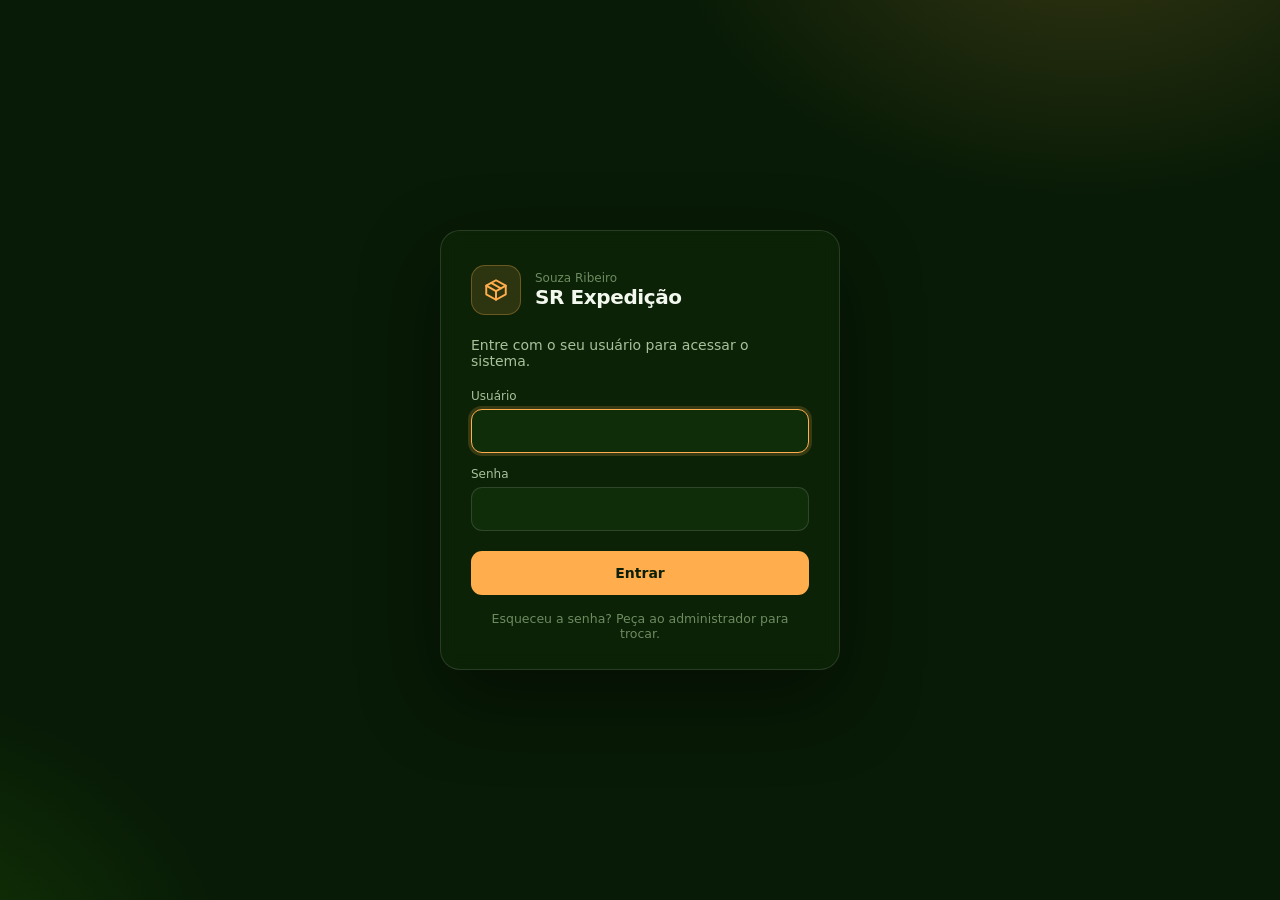
<file: sistemas/expedicao/index.html>
<!DOCTYPE html>
<html lang="pt-BR">
<head>
<meta charset="UTF-8">
<meta name="viewport" content="width=device-width, initial-scale=1">
<title>SR Expedição · Souza Ribeiro</title>
<link rel="icon" type="image/png" href="../../assets/marca/favicon.png">
<!--
  ============================================================
  SR Expedição — página provisória com LOGIN REAL
  O login já funciona: confere usuário, senha e se a pessoa
  tem o SR Expedição liberado em Configurações.

  Para colocar o sistema de verdade, mantenha os dois <script>
  do Supabase (sr-config.js e sr-auth.js) e troque o conteúdo
  da área "app" pelo sistema. Use SRAuth.rest(...) para ler e
  gravar no banco.
  ============================================================
-->
<style>
  :root { --c: #ffad4d; --bg: #081b06; --cartao: #0c2408; --campo: #102d0a; --linha: rgba(255,255,255,.12); --texto: #f3f8ee; --texto-2: #a9c19a; --texto-3: #6e8b60; }
  * { box-sizing: border-box; margin: 0; padding: 0; }
  html, body { height: 100%; }
  body {
    font-family: "Poppins", "Inter", "Segoe UI", system-ui, sans-serif; color: var(--texto); font-size: 14px;
    background:
      radial-gradient(700px 480px at 85% -10%, color-mix(in srgb, var(--c) 18%, transparent), transparent 60%),
      radial-gradient(600px 500px at -10% 110%, rgba(43,115,3,.35), transparent 60%),
      var(--bg);
    -webkit-font-smoothing: antialiased;
  }
  svg.i { width: 26px; height: 26px; stroke: currentColor; fill: none; stroke-width: 1.8; stroke-linecap: round; stroke-linejoin: round; }
  .tela { min-height: 100%; display: grid; place-items: center; padding: 24px; }
  .tela[hidden], [hidden] { display: none !important; }
  .card { width: 100%; max-width: 400px; background: rgba(12,36,8,.85); border: 1px solid var(--linha); border-radius: 20px; padding: 34px 30px 28px; box-shadow: 0 30px 80px rgba(0,0,0,.45); backdrop-filter: blur(8px); animation: sobe .4s cubic-bezier(.2,.8,.2,1); }
  @keyframes sobe { from { opacity: 0; transform: translateY(10px); } }
  .topo { display: flex; align-items: center; gap: 14px; }
  .ic { width: 50px; height: 50px; border-radius: 14px; display: grid; place-items: center; color: var(--c); background: color-mix(in srgb, var(--c) 14%, transparent); border: 1px solid color-mix(in srgb, var(--c) 30%, transparent); flex-shrink: 0; }
  .sist { font-size: 12px; color: var(--texto-3); }
  h1 { font-size: 20px; letter-spacing: -.4px; }
  p.sub { color: var(--texto-2); margin: 22px 0 20px; }
  label { display: block; font-size: 12px; color: var(--texto-2); margin-bottom: 6px; font-weight: 500; }
  .campo { margin-bottom: 14px; }
  input { width: 100%; height: 44px; padding: 0 14px; border-radius: 11px; background: var(--campo); border: 1px solid var(--linha); color: var(--texto); font: inherit; outline: none; transition: border-color .15s, box-shadow .15s; }
  input:focus { border-color: var(--c); box-shadow: 0 0 0 3px color-mix(in srgb, var(--c) 18%, transparent); }
  .btn { width: 100%; height: 44px; border: 0; border-radius: 11px; background: var(--c); color: #0b1f06; font: inherit; font-weight: 700; cursor: pointer; margin-top: 6px; transition: filter .15s; display: inline-flex; align-items: center; justify-content: center; }
  .btn:hover { filter: brightness(1.08); }
  .btn:disabled { opacity: .6; cursor: default; }
  .btn.sec { background: rgba(255,255,255,.06); color: var(--texto); border: 1px solid var(--linha); }
  .dica { margin-top: 16px; color: var(--texto-3); font-size: 12.5px; text-align: center; }
  .erro { background: rgba(229,72,77,.1); border: 1px solid rgba(229,72,77,.35); color: #ffb4b6; padding: 10px 12px; border-radius: 10px; font-size: 13px; margin-bottom: 14px; }
  .spin { width: 30px; height: 30px; border: 3px solid rgba(255,255,255,.1); border-top-color: var(--c); border-radius: 50%; animation: gira .8s linear infinite; }
  .spin.mini { width: 18px; height: 18px; border-width: 2px; border-color: rgba(0,0,0,.2); border-top-color: currentColor; }
  @keyframes gira { to { transform: rotate(360deg); } }
  .centro { text-align: center; }
  .centro .ic { margin: 0 auto 16px; width: 60px; height: 60px; border-radius: 18px; }
  .centro h2 { font-size: 19px; margin-bottom: 8px; }
  .centro p { color: var(--texto-2); margin-bottom: 18px; }
  .centro b { color: var(--texto); }

  /* área do sistema (depois do login) */
  .app { min-height: 100%; display: flex; flex-direction: column; }
  .barra { display: flex; align-items: center; gap: 12px; padding: 12px 20px; border-bottom: 1px solid var(--linha); background: rgba(8,27,6,.7); backdrop-filter: blur(8px); }
  .barra .ic { width: 36px; height: 36px; border-radius: 10px; }
  .barra .ic svg { width: 19px; height: 19px; }
  .barra h1 { font-size: 16px; }
  .quem { margin-left: auto; display: flex; align-items: center; gap: 10px; font-size: 13px; color: var(--texto-2); }
  .quem b { color: var(--texto); font-weight: 600; }
  .sair { height: 34px; padding: 0 12px; border-radius: 9px; border: 1px solid var(--linha); background: rgba(255,255,255,.04); color: var(--texto); font: inherit; font-size: 13px; cursor: pointer; }
  .sair:hover { border-color: var(--c); }
  .conteudo { flex: 1; display: grid; place-items: center; padding: 24px; }
  .construcao { text-align: center; max-width: 440px; }
  .construcao .ic { margin: 0 auto 18px; width: 70px; height: 70px; border-radius: 20px; }
  .construcao .ic svg { width: 34px; height: 34px; }
  .construcao h2 { font-size: 22px; letter-spacing: -.5px; margin-bottom: 8px; }
  .construcao p { color: var(--texto-2); }
  .construcao code { background: var(--campo); padding: 2px 7px; border-radius: 6px; font-size: 12.5px; color: var(--texto); }
  @media (max-width: 520px) { .quem span { display: none; } }
</style>
</head>
<body>
  <!-- carregando -->
  <div class="tela" id="t-carregando"><div class="spin"></div></div>

  <!-- login -->
  <div class="tela" id="t-login" hidden>
    <form class="card" id="form" autocomplete="on">
      <div class="topo">
        <div class="ic"><svg class="i" viewBox="0 0 24 24"><path d="M21 8 12 3 3 8v8l9 5 9-5z"/><path d="m3 8 9 5 9-5"/><path d="M12 13v8"/><path d="m7.5 5.5 9 5"/></svg></div>
        <div><div class="sist">Souza Ribeiro</div><h1>SR Expedição</h1></div>
      </div>
      <p class="sub">Entre com o seu usuário para acessar o sistema.</p>
      <div class="erro" id="erro" hidden></div>
      <div class="campo"><label for="usuario">Usuário</label><input id="usuario" name="usuario" autocomplete="username" autocapitalize="none" spellcheck="false" required></div>
      <div class="campo"><label for="senha">Senha</label><input id="senha" name="senha" type="password" autocomplete="current-password" required></div>
      <button class="btn" type="submit" id="btn-entrar">Entrar</button>
      <div class="dica">Esqueceu a senha? Peça ao administrador para trocar.</div>
    </form>
  </div>

  <!-- sem acesso -->
  <div class="tela" id="t-sem-acesso" hidden>
    <div class="card centro">
      <div class="ic"><svg class="i" viewBox="0 0 24 24"><path d="M21 8 12 3 3 8v8l9 5 9-5z"/><path d="m3 8 9 5 9-5"/><path d="M12 13v8"/><path d="m7.5 5.5 9 5"/></svg></div>
      <h2>Sem acesso ao SR Expedição</h2>
      <p>O usuário <b id="sa-nome"></b> não tem este sistema liberado. Peça ao administrador para liberar em Configurações.</p>
      <button class="btn sec" id="btn-trocar">Entrar com outro usuário</button>
    </div>
  </div>

  <!-- sistema (depois do login) -->
  <div class="app" id="t-app" hidden>
    <header class="barra">
      <div class="ic"><svg class="i" viewBox="0 0 24 24"><path d="M21 8 12 3 3 8v8l9 5 9-5z"/><path d="m3 8 9 5 9-5"/><path d="M12 13v8"/><path d="m7.5 5.5 9 5"/></svg></div>
      <h1>SR Expedição</h1>
      <div class="quem"><span>Olá, <b id="app-nome"></b></span><button class="sair" id="btn-sair">Sair</button></div>
    </header>
    <main class="conteudo">
      <!-- ===== SUBSTITUA ESTE BLOCO PELO SISTEMA ===== -->
      <div class="construcao">
        <div class="ic"><svg class="i" viewBox="0 0 24 24"><path d="M21 8 12 3 3 8v8l9 5 9-5z"/><path d="m3 8 9 5 9-5"/><path d="M12 13v8"/><path d="m7.5 5.5 9 5"/></svg></div>
        <h2>SR Expedição em construção</h2>
        <p>O login já está funcionando. O sistema entra no arquivo <code>sistemas/expedicao/index.html</code>.</p>
      </div>
      <!-- ============================================== -->
    </main>
  </div>

  <script src="../../assets/sr-config.js"></script>
  <script src="../../assets/sr-auth.js"></script>
  <script>
  (function () {
    var SISTEMA = 'expedicao';
    var telas = ['t-carregando', 't-login', 't-sem-acesso', 't-app'];
    function ver(id) { telas.forEach(function (t) { document.getElementById(t).hidden = t !== id; }); }

    async function verificar() {
      ver('t-carregando');
      var cad = null;
      try { cad = await SRAuth.meuCadastro(true); } catch (e) { return mostrarLogin(e.message); }
      if (!cad || !cad.ativo) return mostrarLogin();
      if (!SRAuth.temAcesso(cad, SISTEMA)) {
        document.getElementById('sa-nome').textContent = cad.nome + ' (@' + cad.username + ')';
        return ver('t-sem-acesso');
      }
      document.getElementById('app-nome').textContent = cad.nome;
      ver('t-app');
      // >>> inicie o sistema aqui (o usuário logado é "cad") <<<
    }

    function mostrarLogin(msg) {
      var e = document.getElementById('erro');
      e.textContent = msg || '';
      e.hidden = !msg;
      ver('t-login');
      setTimeout(function () { var u = document.getElementById('usuario'); (u.value ? document.getElementById('senha') : u).focus(); }, 30);
    }

    document.getElementById('form').addEventListener('submit', async function (ev) {
      ev.preventDefault();
      var b = document.getElementById('btn-entrar');
      b.disabled = true; b.innerHTML = '<span class="spin mini"></span>';
      try {
        await SRAuth.entrar(this.usuario.value, this.senha.value);
        this.senha.value = '';
        await verificar();
      } catch (err) {
        mostrarLogin(err.message);
      } finally {
        b.disabled = false; b.textContent = 'Entrar';
      }
    });

    async function sair() { await SRAuth.sair(); document.getElementById('senha').value = ''; mostrarLogin(); }
    document.getElementById('btn-sair').addEventListener('click', sair);
    document.getElementById('btn-trocar').addEventListener('click', sair);

    // se entrar/sair em outro sistema ou nas Configurações, atualiza aqui também
    SRAuth.aoMudarSessao(verificar);
    verificar();
  })();
  </script>
</body>
</html>
</file>
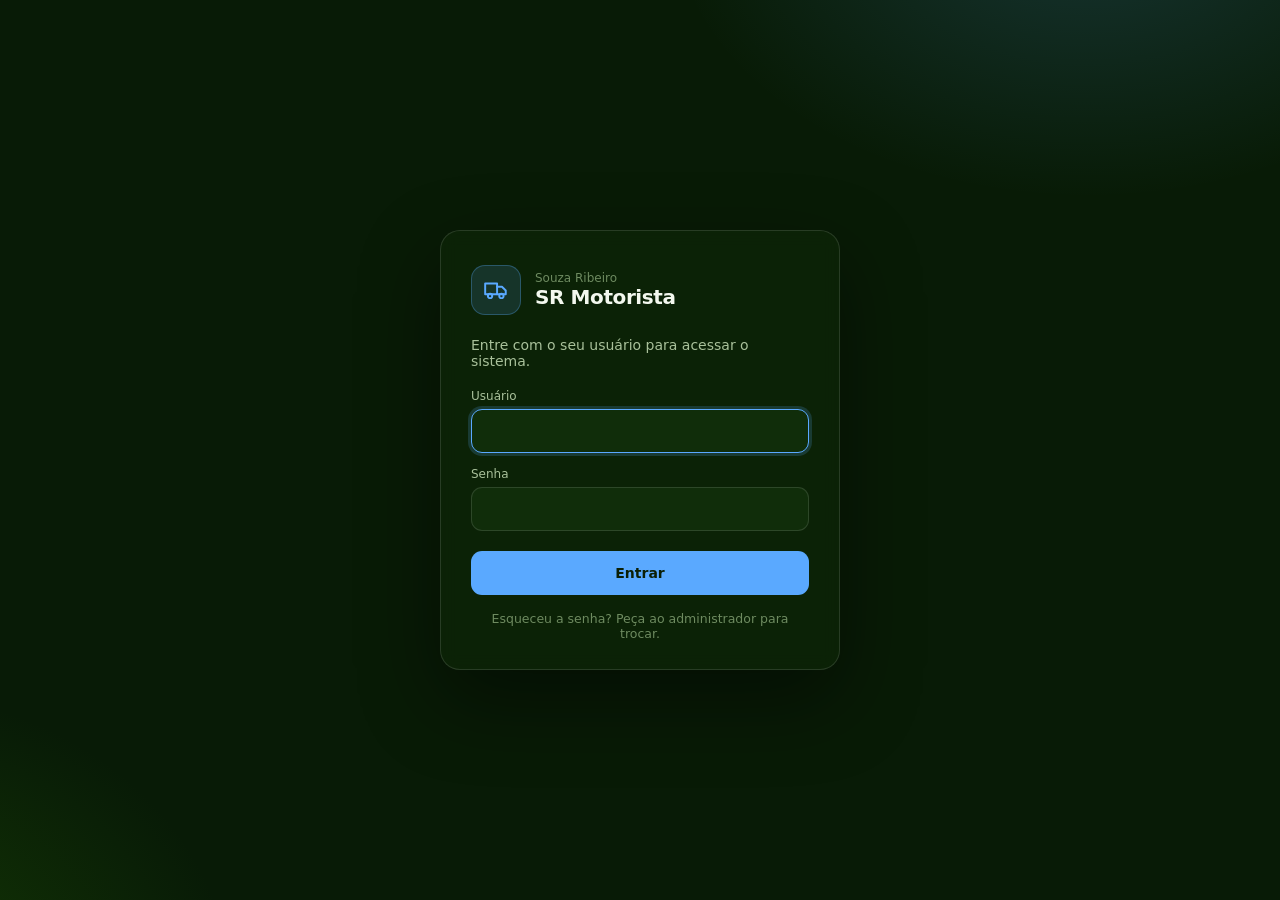
<file: sistemas/motorista/index.html>
<!DOCTYPE html>
<html lang="pt-BR">
<head>
<meta charset="UTF-8">
<meta name="viewport" content="width=device-width, initial-scale=1">
<title>SR Motorista · Souza Ribeiro</title>
<link rel="icon" type="image/png" href="../../assets/marca/favicon.png">
<!--
  ============================================================
  SR Motorista — página provisória com LOGIN REAL
  O login já funciona: confere usuário, senha e se a pessoa
  tem o SR Motorista liberado em Configurações.

  Para colocar o sistema de verdade, mantenha os dois <script>
  do Supabase (sr-config.js e sr-auth.js) e troque o conteúdo
  da área "app" pelo sistema. Use SRAuth.rest(...) para ler e
  gravar no banco.
  ============================================================
-->
<style>
  :root { --c: #5aa9ff; --bg: #081b06; --cartao: #0c2408; --campo: #102d0a; --linha: rgba(255,255,255,.12); --texto: #f3f8ee; --texto-2: #a9c19a; --texto-3: #6e8b60; }
  * { box-sizing: border-box; margin: 0; padding: 0; }
  html, body { height: 100%; }
  body {
    font-family: "Poppins", "Inter", "Segoe UI", system-ui, sans-serif; color: var(--texto); font-size: 14px;
    background:
      radial-gradient(700px 480px at 85% -10%, color-mix(in srgb, var(--c) 18%, transparent), transparent 60%),
      radial-gradient(600px 500px at -10% 110%, rgba(43,115,3,.35), transparent 60%),
      var(--bg);
    -webkit-font-smoothing: antialiased;
  }
  svg.i { width: 26px; height: 26px; stroke: currentColor; fill: none; stroke-width: 1.8; stroke-linecap: round; stroke-linejoin: round; }
  .tela { min-height: 100%; display: grid; place-items: center; padding: 24px; }
  .tela[hidden], [hidden] { display: none !important; }
  .card { width: 100%; max-width: 400px; background: rgba(12,36,8,.85); border: 1px solid var(--linha); border-radius: 20px; padding: 34px 30px 28px; box-shadow: 0 30px 80px rgba(0,0,0,.45); backdrop-filter: blur(8px); animation: sobe .4s cubic-bezier(.2,.8,.2,1); }
  @keyframes sobe { from { opacity: 0; transform: translateY(10px); } }
  .topo { display: flex; align-items: center; gap: 14px; }
  .ic { width: 50px; height: 50px; border-radius: 14px; display: grid; place-items: center; color: var(--c); background: color-mix(in srgb, var(--c) 14%, transparent); border: 1px solid color-mix(in srgb, var(--c) 30%, transparent); flex-shrink: 0; }
  .sist { font-size: 12px; color: var(--texto-3); }
  h1 { font-size: 20px; letter-spacing: -.4px; }
  p.sub { color: var(--texto-2); margin: 22px 0 20px; }
  label { display: block; font-size: 12px; color: var(--texto-2); margin-bottom: 6px; font-weight: 500; }
  .campo { margin-bottom: 14px; }
  input { width: 100%; height: 44px; padding: 0 14px; border-radius: 11px; background: var(--campo); border: 1px solid var(--linha); color: var(--texto); font: inherit; outline: none; transition: border-color .15s, box-shadow .15s; }
  input:focus { border-color: var(--c); box-shadow: 0 0 0 3px color-mix(in srgb, var(--c) 18%, transparent); }
  .btn { width: 100%; height: 44px; border: 0; border-radius: 11px; background: var(--c); color: #0b1f06; font: inherit; font-weight: 700; cursor: pointer; margin-top: 6px; transition: filter .15s; display: inline-flex; align-items: center; justify-content: center; }
  .btn:hover { filter: brightness(1.08); }
  .btn:disabled { opacity: .6; cursor: default; }
  .btn.sec { background: rgba(255,255,255,.06); color: var(--texto); border: 1px solid var(--linha); }
  .dica { margin-top: 16px; color: var(--texto-3); font-size: 12.5px; text-align: center; }
  .erro { background: rgba(229,72,77,.1); border: 1px solid rgba(229,72,77,.35); color: #ffb4b6; padding: 10px 12px; border-radius: 10px; font-size: 13px; margin-bottom: 14px; }
  .spin { width: 30px; height: 30px; border: 3px solid rgba(255,255,255,.1); border-top-color: var(--c); border-radius: 50%; animation: gira .8s linear infinite; }
  .spin.mini { width: 18px; height: 18px; border-width: 2px; border-color: rgba(0,0,0,.2); border-top-color: currentColor; }
  @keyframes gira { to { transform: rotate(360deg); } }
  .centro { text-align: center; }
  .centro .ic { margin: 0 auto 16px; width: 60px; height: 60px; border-radius: 18px; }
  .centro h2 { font-size: 19px; margin-bottom: 8px; }
  .centro p { color: var(--texto-2); margin-bottom: 18px; }
  .centro b { color: var(--texto); }

  /* área do sistema (depois do login) */
  .app { min-height: 100%; display: flex; flex-direction: column; }
  .barra { display: flex; align-items: center; gap: 12px; padding: 12px 20px; border-bottom: 1px solid var(--linha); background: rgba(8,27,6,.7); backdrop-filter: blur(8px); }
  .barra .ic { width: 36px; height: 36px; border-radius: 10px; }
  .barra .ic svg { width: 19px; height: 19px; }
  .barra h1 { font-size: 16px; }
  .quem { margin-left: auto; display: flex; align-items: center; gap: 10px; font-size: 13px; color: var(--texto-2); }
  .quem b { color: var(--texto); font-weight: 600; }
  .sair { height: 34px; padding: 0 12px; border-radius: 9px; border: 1px solid var(--linha); background: rgba(255,255,255,.04); color: var(--texto); font: inherit; font-size: 13px; cursor: pointer; }
  .sair:hover { border-color: var(--c); }
  .conteudo { flex: 1; display: grid; place-items: center; padding: 24px; }
  .construcao { text-align: center; max-width: 440px; }
  .construcao .ic { margin: 0 auto 18px; width: 70px; height: 70px; border-radius: 20px; }
  .construcao .ic svg { width: 34px; height: 34px; }
  .construcao h2 { font-size: 22px; letter-spacing: -.5px; margin-bottom: 8px; }
  .construcao p { color: var(--texto-2); }
  .construcao code { background: var(--campo); padding: 2px 7px; border-radius: 6px; font-size: 12.5px; color: var(--texto); }
  @media (max-width: 520px) { .quem span { display: none; } }
</style>
</head>
<body>
  <!-- carregando -->
  <div class="tela" id="t-carregando"><div class="spin"></div></div>

  <!-- login -->
  <div class="tela" id="t-login" hidden>
    <form class="card" id="form" autocomplete="on">
      <div class="topo">
        <div class="ic"><svg class="i" viewBox="0 0 24 24"><path d="M2 6h11v10H2z"/><path d="M13 9h4.5L21 12.5V16h-8"/><circle cx="6.5" cy="17.5" r="2"/><circle cx="17" cy="17.5" r="2"/></svg></div>
        <div><div class="sist">Souza Ribeiro</div><h1>SR Motorista</h1></div>
      </div>
      <p class="sub">Entre com o seu usuário para acessar o sistema.</p>
      <div class="erro" id="erro" hidden></div>
      <div class="campo"><label for="usuario">Usuário</label><input id="usuario" name="usuario" autocomplete="username" autocapitalize="none" spellcheck="false" required></div>
      <div class="campo"><label for="senha">Senha</label><input id="senha" name="senha" type="password" autocomplete="current-password" required></div>
      <button class="btn" type="submit" id="btn-entrar">Entrar</button>
      <div class="dica">Esqueceu a senha? Peça ao administrador para trocar.</div>
    </form>
  </div>

  <!-- sem acesso -->
  <div class="tela" id="t-sem-acesso" hidden>
    <div class="card centro">
      <div class="ic"><svg class="i" viewBox="0 0 24 24"><path d="M2 6h11v10H2z"/><path d="M13 9h4.5L21 12.5V16h-8"/><circle cx="6.5" cy="17.5" r="2"/><circle cx="17" cy="17.5" r="2"/></svg></div>
      <h2>Sem acesso ao SR Motorista</h2>
      <p>O usuário <b id="sa-nome"></b> não tem este sistema liberado. Peça ao administrador para liberar em Configurações.</p>
      <button class="btn sec" id="btn-trocar">Entrar com outro usuário</button>
    </div>
  </div>

  <!-- sistema (depois do login) -->
  <div class="app" id="t-app" hidden>
    <header class="barra">
      <div class="ic"><svg class="i" viewBox="0 0 24 24"><path d="M2 6h11v10H2z"/><path d="M13 9h4.5L21 12.5V16h-8"/><circle cx="6.5" cy="17.5" r="2"/><circle cx="17" cy="17.5" r="2"/></svg></div>
      <h1>SR Motorista</h1>
      <div class="quem"><span>Olá, <b id="app-nome"></b></span><button class="sair" id="btn-sair">Sair</button></div>
    </header>
    <main class="conteudo">
      <!-- ===== SUBSTITUA ESTE BLOCO PELO SISTEMA ===== -->
      <div class="construcao">
        <div class="ic"><svg class="i" viewBox="0 0 24 24"><path d="M2 6h11v10H2z"/><path d="M13 9h4.5L21 12.5V16h-8"/><circle cx="6.5" cy="17.5" r="2"/><circle cx="17" cy="17.5" r="2"/></svg></div>
        <h2>SR Motorista em construção</h2>
        <p>O login já está funcionando. O sistema entra no arquivo <code>sistemas/motorista/index.html</code>.</p>
      </div>
      <!-- ============================================== -->
    </main>
  </div>

  <script src="../../assets/sr-config.js"></script>
  <script src="../../assets/sr-auth.js"></script>
  <script>
  (function () {
    var SISTEMA = 'motorista';
    var telas = ['t-carregando', 't-login', 't-sem-acesso', 't-app'];
    function ver(id) { telas.forEach(function (t) { document.getElementById(t).hidden = t !== id; }); }

    async function verificar() {
      ver('t-carregando');
      var cad = null;
      try { cad = await SRAuth.meuCadastro(true); } catch (e) { return mostrarLogin(e.message); }
      if (!cad || !cad.ativo) return mostrarLogin();
      if (!SRAuth.temAcesso(cad, SISTEMA)) {
        document.getElementById('sa-nome').textContent = cad.nome + ' (@' + cad.username + ')';
        return ver('t-sem-acesso');
      }
      document.getElementById('app-nome').textContent = cad.nome;
      ver('t-app');
      // >>> inicie o sistema aqui (o usuário logado é "cad") <<<
    }

    function mostrarLogin(msg) {
      var e = document.getElementById('erro');
      e.textContent = msg || '';
      e.hidden = !msg;
      ver('t-login');
      setTimeout(function () { var u = document.getElementById('usuario'); (u.value ? document.getElementById('senha') : u).focus(); }, 30);
    }

    document.getElementById('form').addEventListener('submit', async function (ev) {
      ev.preventDefault();
      var b = document.getElementById('btn-entrar');
      b.disabled = true; b.innerHTML = '<span class="spin mini"></span>';
      try {
        await SRAuth.entrar(this.usuario.value, this.senha.value);
        this.senha.value = '';
        await verificar();
      } catch (err) {
        mostrarLogin(err.message);
      } finally {
        b.disabled = false; b.textContent = 'Entrar';
      }
    });

    async function sair() { await SRAuth.sair(); document.getElementById('senha').value = ''; mostrarLogin(); }
    document.getElementById('btn-sair').addEventListener('click', sair);
    document.getElementById('btn-trocar').addEventListener('click', sair);

    // se entrar/sair em outro sistema ou nas Configurações, atualiza aqui também
    SRAuth.aoMudarSessao(verificar);
    verificar();
  })();
  </script>
</body>
</html>
</file>
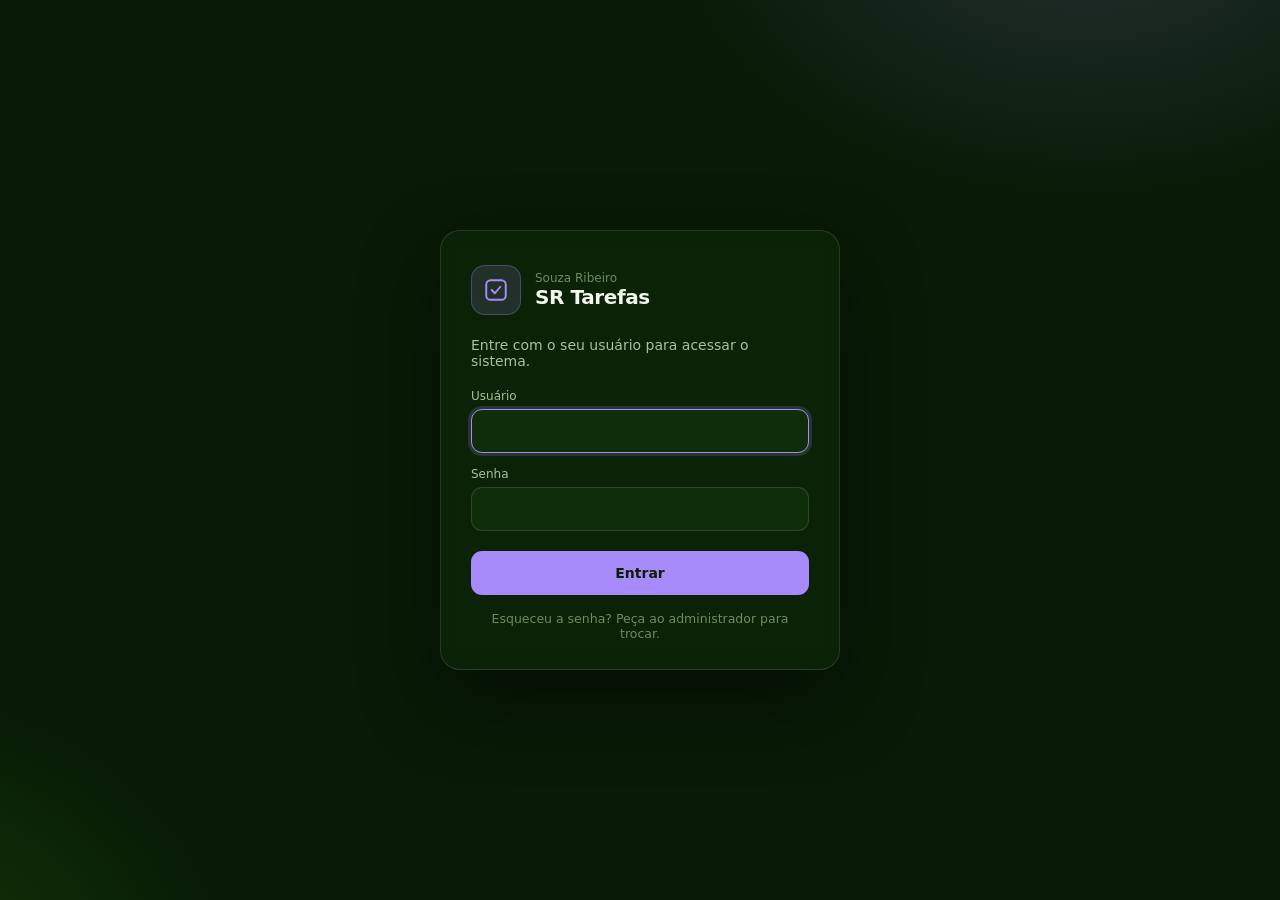
<file: sistemas/tarefas/index.html>
<!DOCTYPE html>
<html lang="pt-BR">
<head>
<meta charset="UTF-8">
<meta name="viewport" content="width=device-width, initial-scale=1">
<title>SR Tarefas · Souza Ribeiro</title>
<link rel="icon" type="image/png" href="../../assets/marca/favicon.png">
<!--
  ============================================================
  SR Tarefas — página provisória com LOGIN REAL
  O login já funciona: confere usuário, senha e se a pessoa
  tem o SR Tarefas liberado em Configurações.

  Para colocar o sistema de verdade, mantenha os dois <script>
  do Supabase (sr-config.js e sr-auth.js) e troque o conteúdo
  da área "app" pelo sistema. Use SRAuth.rest(...) para ler e
  gravar no banco.
  ============================================================
-->
<style>
  :root { --c: #a78bfa; --bg: #081b06; --cartao: #0c2408; --campo: #102d0a; --linha: rgba(255,255,255,.12); --texto: #f3f8ee; --texto-2: #a9c19a; --texto-3: #6e8b60; }
  * { box-sizing: border-box; margin: 0; padding: 0; }
  html, body { height: 100%; }
  body {
    font-family: "Poppins", "Inter", "Segoe UI", system-ui, sans-serif; color: var(--texto); font-size: 14px;
    background:
      radial-gradient(700px 480px at 85% -10%, color-mix(in srgb, var(--c) 18%, transparent), transparent 60%),
      radial-gradient(600px 500px at -10% 110%, rgba(43,115,3,.35), transparent 60%),
      var(--bg);
    -webkit-font-smoothing: antialiased;
  }
  svg.i { width: 26px; height: 26px; stroke: currentColor; fill: none; stroke-width: 1.8; stroke-linecap: round; stroke-linejoin: round; }
  .tela { min-height: 100%; display: grid; place-items: center; padding: 24px; }
  .tela[hidden], [hidden] { display: none !important; }
  .card { width: 100%; max-width: 400px; background: rgba(12,36,8,.85); border: 1px solid var(--linha); border-radius: 20px; padding: 34px 30px 28px; box-shadow: 0 30px 80px rgba(0,0,0,.45); backdrop-filter: blur(8px); animation: sobe .4s cubic-bezier(.2,.8,.2,1); }
  @keyframes sobe { from { opacity: 0; transform: translateY(10px); } }
  .topo { display: flex; align-items: center; gap: 14px; }
  .ic { width: 50px; height: 50px; border-radius: 14px; display: grid; place-items: center; color: var(--c); background: color-mix(in srgb, var(--c) 14%, transparent); border: 1px solid color-mix(in srgb, var(--c) 30%, transparent); flex-shrink: 0; }
  .sist { font-size: 12px; color: var(--texto-3); }
  h1 { font-size: 20px; letter-spacing: -.4px; }
  p.sub { color: var(--texto-2); margin: 22px 0 20px; }
  label { display: block; font-size: 12px; color: var(--texto-2); margin-bottom: 6px; font-weight: 500; }
  .campo { margin-bottom: 14px; }
  input { width: 100%; height: 44px; padding: 0 14px; border-radius: 11px; background: var(--campo); border: 1px solid var(--linha); color: var(--texto); font: inherit; outline: none; transition: border-color .15s, box-shadow .15s; }
  input:focus { border-color: var(--c); box-shadow: 0 0 0 3px color-mix(in srgb, var(--c) 18%, transparent); }
  .btn { width: 100%; height: 44px; border: 0; border-radius: 11px; background: var(--c); color: #0b1f06; font: inherit; font-weight: 700; cursor: pointer; margin-top: 6px; transition: filter .15s; display: inline-flex; align-items: center; justify-content: center; }
  .btn:hover { filter: brightness(1.08); }
  .btn:disabled { opacity: .6; cursor: default; }
  .btn.sec { background: rgba(255,255,255,.06); color: var(--texto); border: 1px solid var(--linha); }
  .dica { margin-top: 16px; color: var(--texto-3); font-size: 12.5px; text-align: center; }
  .erro { background: rgba(229,72,77,.1); border: 1px solid rgba(229,72,77,.35); color: #ffb4b6; padding: 10px 12px; border-radius: 10px; font-size: 13px; margin-bottom: 14px; }
  .spin { width: 30px; height: 30px; border: 3px solid rgba(255,255,255,.1); border-top-color: var(--c); border-radius: 50%; animation: gira .8s linear infinite; }
  .spin.mini { width: 18px; height: 18px; border-width: 2px; border-color: rgba(0,0,0,.2); border-top-color: currentColor; }
  @keyframes gira { to { transform: rotate(360deg); } }
  .centro { text-align: center; }
  .centro .ic { margin: 0 auto 16px; width: 60px; height: 60px; border-radius: 18px; }
  .centro h2 { font-size: 19px; margin-bottom: 8px; }
  .centro p { color: var(--texto-2); margin-bottom: 18px; }
  .centro b { color: var(--texto); }

  /* área do sistema (depois do login) */
  .app { min-height: 100%; display: flex; flex-direction: column; }
  .barra { display: flex; align-items: center; gap: 12px; padding: 12px 20px; border-bottom: 1px solid var(--linha); background: rgba(8,27,6,.7); backdrop-filter: blur(8px); }
  .barra .ic { width: 36px; height: 36px; border-radius: 10px; }
  .barra .ic svg { width: 19px; height: 19px; }
  .barra h1 { font-size: 16px; }
  .quem { margin-left: auto; display: flex; align-items: center; gap: 10px; font-size: 13px; color: var(--texto-2); }
  .quem b { color: var(--texto); font-weight: 600; }
  .sair { height: 34px; padding: 0 12px; border-radius: 9px; border: 1px solid var(--linha); background: rgba(255,255,255,.04); color: var(--texto); font: inherit; font-size: 13px; cursor: pointer; }
  .sair:hover { border-color: var(--c); }
  .conteudo { flex: 1; display: grid; place-items: center; padding: 24px; }
  .construcao { text-align: center; max-width: 440px; }
  .construcao .ic { margin: 0 auto 18px; width: 70px; height: 70px; border-radius: 20px; }
  .construcao .ic svg { width: 34px; height: 34px; }
  .construcao h2 { font-size: 22px; letter-spacing: -.5px; margin-bottom: 8px; }
  .construcao p { color: var(--texto-2); }
  .construcao code { background: var(--campo); padding: 2px 7px; border-radius: 6px; font-size: 12.5px; color: var(--texto); }
  @media (max-width: 520px) { .quem span { display: none; } }
</style>
</head>
<body>
  <!-- carregando -->
  <div class="tela" id="t-carregando"><div class="spin"></div></div>

  <!-- login -->
  <div class="tela" id="t-login" hidden>
    <form class="card" id="form" autocomplete="on">
      <div class="topo">
        <div class="ic"><svg class="i" viewBox="0 0 24 24"><rect x="3" y="3" width="18" height="18" rx="4"/><path d="m8 12 3 3 5-6"/></svg></div>
        <div><div class="sist">Souza Ribeiro</div><h1>SR Tarefas</h1></div>
      </div>
      <p class="sub">Entre com o seu usuário para acessar o sistema.</p>
      <div class="erro" id="erro" hidden></div>
      <div class="campo"><label for="usuario">Usuário</label><input id="usuario" name="usuario" autocomplete="username" autocapitalize="none" spellcheck="false" required></div>
      <div class="campo"><label for="senha">Senha</label><input id="senha" name="senha" type="password" autocomplete="current-password" required></div>
      <button class="btn" type="submit" id="btn-entrar">Entrar</button>
      <div class="dica">Esqueceu a senha? Peça ao administrador para trocar.</div>
    </form>
  </div>

  <!-- sem acesso -->
  <div class="tela" id="t-sem-acesso" hidden>
    <div class="card centro">
      <div class="ic"><svg class="i" viewBox="0 0 24 24"><rect x="3" y="3" width="18" height="18" rx="4"/><path d="m8 12 3 3 5-6"/></svg></div>
      <h2>Sem acesso ao SR Tarefas</h2>
      <p>O usuário <b id="sa-nome"></b> não tem este sistema liberado. Peça ao administrador para liberar em Configurações.</p>
      <button class="btn sec" id="btn-trocar">Entrar com outro usuário</button>
    </div>
  </div>

  <!-- sistema (depois do login) -->
  <div class="app" id="t-app" hidden>
    <header class="barra">
      <div class="ic"><svg class="i" viewBox="0 0 24 24"><rect x="3" y="3" width="18" height="18" rx="4"/><path d="m8 12 3 3 5-6"/></svg></div>
      <h1>SR Tarefas</h1>
      <div class="quem"><span>Olá, <b id="app-nome"></b></span><button class="sair" id="btn-sair">Sair</button></div>
    </header>
    <main class="conteudo">
      <!-- ===== SUBSTITUA ESTE BLOCO PELO SISTEMA ===== -->
      <div class="construcao">
        <div class="ic"><svg class="i" viewBox="0 0 24 24"><rect x="3" y="3" width="18" height="18" rx="4"/><path d="m8 12 3 3 5-6"/></svg></div>
        <h2>SR Tarefas em construção</h2>
        <p>O login já está funcionando. O sistema entra no arquivo <code>sistemas/tarefas/index.html</code>.</p>
      </div>
      <!-- ============================================== -->
    </main>
  </div>

  <script src="../../assets/sr-config.js"></script>
  <script src="../../assets/sr-auth.js"></script>
  <script>
  (function () {
    var SISTEMA = 'tarefas';
    var telas = ['t-carregando', 't-login', 't-sem-acesso', 't-app'];
    function ver(id) { telas.forEach(function (t) { document.getElementById(t).hidden = t !== id; }); }

    async function verificar() {
      ver('t-carregando');
      var cad = null;
      try { cad = await SRAuth.meuCadastro(true); } catch (e) { return mostrarLogin(e.message); }
      if (!cad || !cad.ativo) return mostrarLogin();
      if (!SRAuth.temAcesso(cad, SISTEMA)) {
        document.getElementById('sa-nome').textContent = cad.nome + ' (@' + cad.username + ')';
        return ver('t-sem-acesso');
      }
      document.getElementById('app-nome').textContent = cad.nome;
      ver('t-app');
      // >>> inicie o sistema aqui (o usuário logado é "cad") <<<
    }

    function mostrarLogin(msg) {
      var e = document.getElementById('erro');
      e.textContent = msg || '';
      e.hidden = !msg;
      ver('t-login');
      setTimeout(function () { var u = document.getElementById('usuario'); (u.value ? document.getElementById('senha') : u).focus(); }, 30);
    }

    document.getElementById('form').addEventListener('submit', async function (ev) {
      ev.preventDefault();
      var b = document.getElementById('btn-entrar');
      b.disabled = true; b.innerHTML = '<span class="spin mini"></span>';
      try {
        await SRAuth.entrar(this.usuario.value, this.senha.value);
        this.senha.value = '';
        await verificar();
      } catch (err) {
        mostrarLogin(err.message);
      } finally {
        b.disabled = false; b.textContent = 'Entrar';
      }
    });

    async function sair() { await SRAuth.sair(); document.getElementById('senha').value = ''; mostrarLogin(); }
    document.getElementById('btn-sair').addEventListener('click', sair);
    document.getElementById('btn-trocar').addEventListener('click', sair);

    // se entrar/sair em outro sistema ou nas Configurações, atualiza aqui também
    SRAuth.aoMudarSessao(verificar);
    verificar();
  })();
  </script>
</body>
</html>
</file>
<file: assets/style.css>
/* ============================================================
   SR Central — identidade visual (navy + verde-limão)
   ============================================================ */
:root {
  --bg: #061505;
  --navy-950: #081b06;
  --navy-900: #0c2408;
  --navy-850: #102d0a;
  --navy-800: #15370d;
  --navy-700: #1f4813;
  --linha: rgba(255, 255, 255, .07);
  --linha-forte: rgba(255, 255, 255, .12);
  --texto: #f3f8ee;
  --texto-2: #a9c19a;
  --texto-3: #6e8b60;
  --lima: #b2e04a;
  --lima-suave: rgba(178,224,74, .12);
  --trilho: 76px;
  --topo: 58px;
  --fonte: "Poppins", "Inter", "Segoe UI Variable", "Segoe UI", system-ui, -apple-system, Roboto, Arial, sans-serif;
  --mono: ui-monospace, "SF Mono", "Cascadia Mono", Consolas, monospace;
}

* { box-sizing: border-box; margin: 0; padding: 0; }
html, body { height: 100%; }
body {
  font-family: var(--fonte);
  background: var(--bg);
  color: var(--texto);
  font-size: 14px;
  line-height: 1.45;
  -webkit-font-smoothing: antialiased;
  overflow: hidden;
}
button, input { font: inherit; color: inherit; }
button { cursor: pointer; background: none; border: 0; }
svg.ic { width: 20px; height: 20px; flex-shrink: 0; stroke: currentColor; fill: none; stroke-width: 1.8; stroke-linecap: round; stroke-linejoin: round; }
kbd {
  font-family: var(--mono); font-size: 11px; color: var(--texto-2);
  border: 1px solid var(--linha-forte); border-bottom-width: 2px;
  border-radius: 6px; padding: 1px 6px; background: rgba(255,255,255,.03);
}

/* ============ estrutura ============ */
.shell { display: grid; grid-template-columns: var(--trilho) 1fr; height: 100vh; height: 100dvh; }

/* ---------- trilho (dock lateral) ---------- */
.trilho {
  background: var(--navy-950);
  border-right: 1px solid var(--linha);
  display: flex; flex-direction: column; align-items: center;
  padding: 14px 0; gap: 6px; z-index: 20;
}
.logo {
  width: 46px; height: 46px; border-radius: 13px;
  background: linear-gradient(145deg, #2b7303, #123703);
  display: grid; place-items: center;
  box-shadow: 0 0 0 1px rgba(178,224,74,.28), 0 8px 26px rgba(43,115,3,.45);
  transition: transform .2s;
}
.logo img { width: 28px; height: auto; display: block; }
.marca-completa { height: 50px; width: auto; display: block; }
.logo:hover { transform: scale(1.05); }
.trilho-sep { width: 28px; height: 1px; background: var(--linha-forte); margin: 10px 0 6px; }
.trilho-lista { display: flex; flex-direction: column; gap: 6px; align-items: center; }
.dock {
  --c: var(--lima);
  position: relative; width: 48px; height: 48px; border-radius: 14px;
  display: grid; place-items: center; color: var(--texto-3);
  transition: background .15s, color .15s;
}
.dock:hover { background: var(--navy-850); color: var(--texto); }
.dock.ativo { color: var(--c); background: color-mix(in srgb, var(--c) 13%, transparent); }
.dock.ativo::before {
  content: ""; position: absolute; left: -14px; top: 12px; bottom: 12px; width: 4px;
  border-radius: 0 4px 4px 0; background: var(--c); box-shadow: 0 0 14px var(--c);
}
.dock .aberto {
  position: absolute; right: 8px; bottom: 8px; width: 7px; height: 7px; border-radius: 50%;
  background: var(--c); border: 2px solid var(--navy-950); display: none;
}
.dock.carregado .aberto { display: block; }
.dock .dica {
  position: absolute; left: calc(100% + 14px); top: 50%; transform: translate(-6px, -50%);
  background: var(--navy-800); border: 1px solid var(--linha-forte); color: var(--texto);
  font-size: 12.5px; font-weight: 500; white-space: nowrap; padding: 6px 10px; border-radius: 8px;
  pointer-events: none; opacity: 0; transition: opacity .12s, transform .12s;
  box-shadow: 0 10px 24px rgba(0,0,0,.4); display: flex; gap: 8px; align-items: center;
}
.dock:hover .dica { opacity: 1; transform: translate(0, -50%); }
.trilho-fim { margin-top: auto; display: flex; flex-direction: column; gap: 6px; align-items: center; }

/* ---------- principal ---------- */
.principal { position: relative; display: flex; flex-direction: column; min-width: 0; min-height: 0; }
.topo {
  height: var(--topo); flex-shrink: 0; display: flex; align-items: center; gap: 14px;
  padding: 0 16px 0 22px; border-bottom: 1px solid var(--linha);
  background: rgba(8, 27, 6, .85); backdrop-filter: blur(12px); z-index: 10;
}
.migalha { display: flex; align-items: center; gap: 10px; min-width: 0; font-size: 14px; }
.migalha .raiz { color: var(--texto-3); white-space: nowrap; }
.migalha .raiz:hover { color: var(--texto); }
.migalha .barra { color: var(--texto-3); opacity: .6; }
.migalha .atual { font-weight: 600; display: flex; align-items: center; gap: 9px; white-space: nowrap; overflow: hidden; }
.migalha .bolinha { width: 8px; height: 8px; border-radius: 50%; flex-shrink: 0; }
.topo-meio { margin-left: auto; }
.busca-btn {
  display: flex; align-items: center; gap: 10px; height: 36px; padding: 0 8px 0 12px; min-width: 260px;
  border-radius: 10px; border: 1px solid var(--linha-forte); background: var(--navy-900); color: var(--texto-3); font-size: 13px;
  transition: border-color .15s, color .15s;
}
.busca-btn:hover { border-color: rgba(178,224,74,.4); color: var(--texto-2); }
.busca-btn svg { width: 16px; height: 16px; }
.busca-btn kbd { margin-left: auto; }
.topo-acoes { display: flex; align-items: center; gap: 2px; }
.ic-btn {
  width: 36px; height: 36px; border-radius: 10px; display: grid; place-items: center; color: var(--texto-2);
  transition: background .12s, color .12s;
}
.ic-btn:hover { background: var(--navy-850); color: var(--texto); }
.ic-btn svg { width: 18px; height: 18px; }
.ic-btn[hidden] { display: none; }
.relogio { font-family: var(--mono); font-size: 13px; color: var(--texto-2); white-space: nowrap; padding: 0 6px; }

.palco { flex: 1; position: relative; min-height: 0; }
.quadro { position: absolute; inset: 0; width: 100%; height: 100%; border: 0; background: var(--navy-950); visibility: hidden; }
.quadro.visivel { visibility: visible; }
.barra-carga {
  position: absolute; top: 0; left: 0; height: 2px; width: 0; z-index: 5; background: var(--c, var(--lima));
  box-shadow: 0 0 10px var(--c, var(--lima)); opacity: 0; transition: width 1.2s cubic-bezier(.1,.7,.2,1), opacity .3s;
}
.barra-carga.ativa { width: 75%; opacity: 1; }
.barra-carga.fim { width: 100%; opacity: 0; transition: width .2s, opacity .4s .2s; }

/* ============ tela inicial ============ */
.inicio { position: absolute; inset: 0; overflow-y: auto; overflow-x: hidden; }
.inicio[hidden] { display: none; }
.fundo { position: absolute; inset: 0; pointer-events: none; overflow: hidden; min-height: 100%; }
.fundo .grade-bg {
  position: absolute; inset: -1px;
  background-image:
    linear-gradient(rgba(255,255,255,.035) 1px, transparent 1px),
    linear-gradient(90deg, rgba(255,255,255,.035) 1px, transparent 1px);
  background-size: 48px 48px;
  mask-image: radial-gradient(ellipse 80% 60% at 50% 0%, #000 30%, transparent 75%);
  -webkit-mask-image: radial-gradient(ellipse 80% 60% at 50% 0%, #000 30%, transparent 75%);
}
.fundo .brilho-1 { position: absolute; width: 720px; height: 720px; top: -380px; right: -120px; border-radius: 50%; background: radial-gradient(circle, rgba(178,224,74,.16), transparent 65%); filter: blur(10px); }
.fundo .brilho-2 { position: absolute; width: 640px; height: 640px; top: -200px; left: -260px; border-radius: 50%; background: radial-gradient(circle, rgba(43,115,3,.38), transparent 65%); }

.inicio-conteudo { position: relative; max-width: 1180px; margin: 0 auto; padding: 56px 36px 64px; }

.heroi { display: flex; align-items: flex-end; justify-content: space-between; gap: 32px; flex-wrap: wrap; }
.selo {
  display: inline-flex; align-items: center; gap: 8px; font-size: 12px; font-weight: 600; color: var(--lima);
  padding: 5px 11px 5px 9px; border-radius: 30px; border: 1px solid rgba(178,224,74,.3); background: rgba(178,224,74,.07);
}
.selo i { width: 7px; height: 7px; border-radius: 50%; background: var(--lima); box-shadow: 0 0 0 0 rgba(178,224,74,.6); animation: pulso 2.2s infinite; }
@keyframes pulso { 0% { box-shadow: 0 0 0 0 rgba(178,224,74,.55); } 70% { box-shadow: 0 0 0 9px rgba(178,224,74,0); } 100% { box-shadow: 0 0 0 0 rgba(178,224,74,0); } }
.heroi h1 {
  font-size: clamp(34px, 5vw, 56px); line-height: 1.02; letter-spacing: -2px; font-weight: 800; margin-top: 18px;
}
.heroi h1 em { font-style: normal; background: linear-gradient(100deg, var(--lima) 10%, #e4ffa6 60%, var(--lima)); -webkit-background-clip: text; background-clip: text; color: transparent; }
.heroi .lead { color: var(--texto-2); font-size: 16px; margin-top: 14px; max-width: 520px; }
.heroi-lado { text-align: right; }
.heroi-hora { font-family: var(--mono); font-size: 44px; font-weight: 500; letter-spacing: -1px; line-height: 1; }
.heroi-data { color: var(--texto-2); margin-top: 8px; }
.heroi-data::first-letter { text-transform: uppercase; }

.atalho-busca {
  margin-top: 34px; width: 100%; max-width: 560px; height: 52px; border-radius: 14px; display: flex; align-items: center; gap: 12px; padding: 0 12px 0 18px;
  background: rgba(16, 45, 10, .7); border: 1px solid var(--linha-forte); color: var(--texto-3); font-size: 15px; backdrop-filter: blur(8px);
  transition: border-color .15s, box-shadow .15s;
}
.atalho-busca:hover { border-color: rgba(178,224,74,.45); box-shadow: 0 0 0 4px rgba(178,224,74,.07); color: var(--texto-2); }
.atalho-busca kbd { margin-left: auto; }

.rotulo-secao { display: flex; align-items: center; gap: 12px; margin: 54px 0 16px; font-size: 12px; text-transform: uppercase; letter-spacing: 1.4px; color: var(--texto-3); font-weight: 600; }
.rotulo-secao::after { content: ""; flex: 1; height: 1px; background: var(--linha); }
.rotulo-secao span { color: var(--texto-2); font-family: var(--mono); letter-spacing: 0; text-transform: none; font-weight: 500; }

.cartoes { display: grid; grid-template-columns: repeat(6, 1fr); gap: 16px; }
.cartoes > :nth-child(1), .cartoes > :nth-child(2) { grid-column: span 3; }
.cartoes > :nth-child(n+3) { grid-column: span 2; }

.cartao {
  --c: var(--lima);
  position: relative; overflow: hidden; text-align: left; border-radius: 18px; padding: 22px;
  background: linear-gradient(180deg, rgba(24,60,14,.55), rgba(10,32,7,.92));
  border: 1px solid var(--linha);
  display: flex; flex-direction: column; min-height: 230px;
  transition: transform .25s cubic-bezier(.2,.8,.2,1), border-color .25s, box-shadow .25s;
  opacity: 0; animation: sobe .55s cubic-bezier(.2,.8,.2,1) forwards;
}
.cartao::before {
  content: ""; position: absolute; inset: 0; pointer-events: none; opacity: 0; transition: opacity .3s;
  background: radial-gradient(420px circle at var(--mx, 50%) var(--my, 0%), color-mix(in srgb, var(--c) 16%, transparent), transparent 60%);
}
.cartao::after {
  content: ""; position: absolute; left: 22px; right: 22px; top: 0; height: 1px;
  background: linear-gradient(90deg, transparent, color-mix(in srgb, var(--c) 70%, transparent), transparent); opacity: .5;
}
.cartao:hover { transform: translateY(-4px); border-color: color-mix(in srgb, var(--c) 40%, transparent); box-shadow: 0 24px 50px -20px color-mix(in srgb, var(--c) 35%, transparent), 0 10px 30px rgba(0,0,0,.35); }
.cartao:hover::before { opacity: 1; }
@keyframes sobe { from { opacity: 0; transform: translateY(14px); } to { opacity: 1; transform: none; } }

.cartao-topo { display: flex; align-items: flex-start; justify-content: space-between; position: relative; }
.cartao-ic {
  width: 52px; height: 52px; border-radius: 15px; display: grid; place-items: center; color: var(--c);
  background: color-mix(in srgb, var(--c) 13%, transparent); border: 1px solid color-mix(in srgb, var(--c) 25%, transparent);
}
.cartao-ic svg { width: 26px; height: 26px; }
.cartao-tecla { display: flex; gap: 8px; align-items: center; }
.estado-pill { font-size: 11px; font-weight: 600; color: var(--c); padding: 3px 9px; border-radius: 20px; background: color-mix(in srgb, var(--c) 12%, transparent); display: none; align-items: center; gap: 6px; }
.estado-pill i { width: 6px; height: 6px; border-radius: 50%; background: var(--c); }
.cartao.carregado .estado-pill { display: inline-flex; }
.cartao h3 { font-size: 21px; letter-spacing: -.5px; margin-top: 20px; position: relative; }
.cartao p { color: var(--texto-2); margin-top: 6px; font-size: 13.5px; position: relative; max-width: 420px; }
.etiquetas { display: flex; flex-wrap: wrap; gap: 6px; margin-top: 16px; position: relative; }
.etiquetas span { font-size: 11.5px; color: var(--texto-2); padding: 4px 9px; border-radius: 7px; background: rgba(255,255,255,.04); border: 1px solid var(--linha); }
.cartao-rodape { margin-top: auto; padding-top: 20px; display: flex; align-items: center; justify-content: space-between; position: relative; }
.cartao-rodape .login-nota { display: flex; align-items: center; gap: 6px; font-size: 12px; color: var(--texto-3); }
.cartao-rodape .login-nota svg { width: 14px; height: 14px; }
.entrar { display: flex; align-items: center; gap: 6px; font-weight: 600; font-size: 13px; color: var(--c); }
.entrar svg { width: 16px; height: 16px; transition: transform .2s; }
.cartao:hover .entrar svg { transform: translateX(4px); }

.rodape-inicio { margin-top: 48px; display: flex; justify-content: space-between; gap: 16px; flex-wrap: wrap; color: var(--texto-3); font-size: 12.5px; }
.rodape-inicio .dicas { display: flex; gap: 18px; flex-wrap: wrap; }
.rodape-inicio .dicas span { display: flex; align-items: center; gap: 6px; }

/* ============ paleta de comandos ============ */
.paleta-veu {
  position: fixed; inset: 0; z-index: 100; background: rgba(2, 10, 2, .65); backdrop-filter: blur(6px);
  display: flex; justify-content: center; align-items: flex-start; padding: 14vh 16px 16px;
  animation: aparece .15s ease-out;
}
.paleta-veu[hidden] { display: none; }
@keyframes aparece { from { opacity: 0; } }
.paleta {
  width: 100%; max-width: 580px; background: var(--navy-900); border: 1px solid var(--linha-forte); border-radius: 16px;
  box-shadow: 0 40px 100px rgba(0,0,0,.6); overflow: hidden; animation: cresce .18s cubic-bezier(.2,.8,.2,1);
}
@keyframes cresce { from { opacity: 0; transform: scale(.97) translateY(-6px); } }
.paleta-campo { display: flex; align-items: center; gap: 12px; padding: 0 18px; border-bottom: 1px solid var(--linha); }
.paleta-campo svg { color: var(--texto-3); }
.paleta-campo input { flex: 1; height: 56px; background: none; border: 0; outline: none; font-size: 16px; }
.paleta-campo input::placeholder { color: var(--texto-3); }
.paleta-lista { max-height: 360px; overflow-y: auto; padding: 8px; }
.paleta-grupo { font-size: 11px; text-transform: uppercase; letter-spacing: 1px; color: var(--texto-3); padding: 10px 10px 6px; font-weight: 600; }
.paleta-item {
  --c: var(--lima);
  width: 100%; display: flex; align-items: center; gap: 12px; padding: 10px; border-radius: 10px; text-align: left; color: var(--texto-2);
}
.paleta-item .pi-ic { width: 34px; height: 34px; border-radius: 9px; display: grid; place-items: center; color: var(--c); background: color-mix(in srgb, var(--c) 12%, transparent); flex-shrink: 0; }
.paleta-item .pi-ic svg { width: 18px; height: 18px; }
.paleta-item .pi-nome { color: var(--texto); font-weight: 600; font-size: 14px; }
.paleta-item .pi-desc { font-size: 12px; color: var(--texto-3); white-space: nowrap; overflow: hidden; text-overflow: ellipsis; }
.paleta-item .pi-txt { min-width: 0; flex: 1; }
.paleta-item kbd { flex-shrink: 0; }
.paleta-item.sel { background: var(--navy-800); }
.paleta-vazia { padding: 28px; text-align: center; color: var(--texto-3); }
.paleta-pe { display: flex; gap: 16px; padding: 10px 16px; border-top: 1px solid var(--linha); font-size: 12px; color: var(--texto-3); }
.paleta-pe span { display: flex; align-items: center; gap: 6px; }

/* ============ celular ============ */
@media (max-width: 1000px) {
  .cartoes > :nth-child(n) { grid-column: span 3; }
  .cartoes > :last-child:nth-child(odd) { grid-column: span 6; }
  .busca-btn { min-width: 0; }
  .busca-btn .txt, .busca-btn kbd { display: none; }
  .busca-btn { width: 36px; padding: 0; justify-content: center; border-color: transparent; background: none; }
}
@media (max-width: 720px) {
  .shell { grid-template-columns: 1fr; grid-template-rows: 1fr auto; }
  .trilho {
    grid-row: 2; flex-direction: row; justify-content: space-around; padding: 6px 6px calc(6px + env(safe-area-inset-bottom));
    border-right: 0; border-top: 1px solid var(--linha); gap: 0;
  }
  .trilho-lista { flex-direction: row; gap: 0; flex: 1; justify-content: space-around; }
  .trilho-sep, .trilho-fim, .dock .dica { display: none; }
  .logo { width: 44px; height: 44px; border-radius: 12px; font-size: 13px; box-shadow: none; }
  .dock { width: 54px; height: 50px; }
  .dock.ativo::before { left: 14px; right: 14px; top: -7px; bottom: auto; width: auto; height: 3px; border-radius: 0 0 3px 3px; }
  .principal { grid-row: 1; }
  .topo { padding: 0 8px 0 14px; }
  .relogio, .so-desktop { display: none; }
  .inicio-conteudo { padding: 30px 18px 40px; }
  .heroi-lado { display: none; }
  .cartoes { grid-template-columns: 1fr; }
  .cartoes > :nth-child(n), .cartoes > :last-child:nth-child(odd) { grid-column: auto; }
  .atalho-busca kbd, .cartao-tecla kbd { display: none; }
  .cartao { min-height: 0; }
  .rodape-inicio .dicas { display: none; }
  .paleta-veu { padding-top: 8vh; }
}
@media (prefers-reduced-motion: reduce) {
  *, *::before, *::after { animation: none !important; transition: none !important; }
  .cartao { opacity: 1; }
}

/* ============================================================
   Configurações
   ============================================================ */
.config { position: absolute; inset: 0; overflow-y: auto; }
.config[hidden] { display: none; }
.spinner { width: 30px; height: 30px; border: 3px solid var(--navy-700); border-top-color: var(--lima); border-radius: 50%; animation: gira .8s linear infinite; }
.spinner.mini { width: 16px; height: 16px; border-width: 2px; border-color: rgba(0,0,0,.2); border-top-color: currentColor; }
@keyframes gira { to { transform: rotate(360deg); } }

.inp {
  width: 100%; height: 42px; padding: 0 13px; border-radius: 10px; outline: none;
  background: var(--navy-850); border: 1px solid var(--linha-forte); color: var(--texto);
  transition: border-color .15s, box-shadow .15s;
}
.inp:focus { border-color: var(--lima); box-shadow: 0 0 0 3px var(--lima-suave); }
.inp:disabled { opacity: .55; }
.inp::placeholder { color: var(--texto-3); }
.campo { display: block; margin-bottom: 14px; }
.campo > span { display: block; font-size: 12px; color: var(--texto-2); font-weight: 500; margin-bottom: 6px; }

.btn {
  height: 40px; padding: 0 16px; border-radius: 10px; font-weight: 600; font-size: 13.5px;
  display: inline-flex; align-items: center; justify-content: center; gap: 8px; white-space: nowrap;
  transition: filter .15s, background .15s, opacity .15s;
}
.btn svg { width: 17px; height: 17px; }
.btn:disabled { opacity: .6; cursor: default; }
.btn-lima { background: var(--lima); color: #0e2405; }
.btn-lima:hover:not(:disabled) { filter: brightness(1.07); }
.btn-sec { background: var(--navy-800); border: 1px solid var(--linha-forte); color: var(--texto); }
.btn-sec:hover { background: var(--navy-700); }
.btn-perigo { background: #e5484d; color: #fff; }
.btn-perigo:hover:not(:disabled) { filter: brightness(1.08); }
.btn-cheio { width: 100%; height: 44px; }
.msg-erro { background: rgba(229,72,77,.1); border: 1px solid rgba(229,72,77,.35); color: #ffb4b6; padding: 10px 12px; border-radius: 10px; font-size: 13px; margin-bottom: 14px; }
.msg-erro[hidden] { display: none; }
.mudo { color: var(--texto-3); font-size: 12.5px; }

/* login da configuração */
.cfg-centro {
  min-height: 100%; display: grid; place-items: center; padding: 32px 16px;
  background: radial-gradient(600px 400px at 50% 0%, rgba(178,224,74,.08), transparent 70%);
}
.cfg-login {
  width: 100%; max-width: 400px; background: var(--navy-900); border: 1px solid var(--linha-forte);
  border-radius: 20px; padding: 32px 28px 26px; box-shadow: 0 30px 80px rgba(0,0,0,.4);
  animation: sobe .4s cubic-bezier(.2,.8,.2,1);
}
.cfg-login-ic { width: 52px; height: 52px; border-radius: 15px; display: grid; place-items: center; color: var(--lima); background: var(--lima-suave); border: 1px solid rgba(178,224,74,.28); margin-bottom: 18px; }
.cfg-login-ic svg { width: 26px; height: 26px; }
.cfg-login h1 { font-size: 22px; letter-spacing: -.5px; }
.cfg-login p { color: var(--texto-2); margin: 6px 0 22px; font-size: 13.5px; }
.cfg-login .btn { margin-top: 4px; }

/* painel */
.cfg-pagina { max-width: 1180px; margin: 0 auto; padding: 36px 36px 60px; }
.cfg-cabeca { display: flex; justify-content: space-between; align-items: flex-end; gap: 24px; flex-wrap: wrap; }
.cfg-kicker { display: inline-flex; align-items: center; gap: 7px; color: var(--lima); font-size: 12px; font-weight: 600; text-transform: uppercase; letter-spacing: 1.2px; }
.cfg-kicker svg { width: 15px; height: 15px; }
.cfg-cabeca h1 { font-size: 30px; letter-spacing: -1px; margin-top: 8px; }
.cfg-cabeca p { color: var(--texto-2); margin-top: 4px; }
.cfg-quem { display: flex; align-items: center; gap: 10px; background: var(--navy-900); border: 1px solid var(--linha); padding: 8px 8px 8px 10px; border-radius: 14px; }
.quem-nome { font-weight: 600; font-size: 13.5px; }
.quem-sub { font-size: 12px; color: var(--texto-3); margin-right: 6px; }
.avatar { width: 36px; height: 36px; border-radius: 50%; background: var(--navy-700); color: var(--texto); display: grid; place-items: center; font-weight: 700; font-size: 12.5px; flex-shrink: 0; letter-spacing: .3px; }
.avatar.adm, .cfg-quem .avatar { background: var(--lima); color: #0e2405; }

.cfg-alerta {
  margin-top: 22px; display: flex; align-items: center; gap: 14px; padding: 14px 16px; border-radius: 14px;
  background: rgba(255,173,77,.08); border: 1px solid rgba(255,173,77,.35); color: #ffd7a3; font-size: 13.5px;
}
.cfg-alerta > svg { color: #ffad4d; width: 22px; height: 22px; }
.cfg-alerta b { color: #fff; }
.cfg-alerta .btn { margin-left: auto; flex-shrink: 0; }

.cfg-stats { display: grid; grid-template-columns: repeat(7, 1fr); gap: 10px; margin-top: 26px; }
.stat { background: var(--navy-900); border: 1px solid var(--linha); border-radius: 14px; padding: 14px 16px; }
.stat-n { font-size: 24px; font-weight: 700; letter-spacing: -.5px; line-height: 1.1; }
.stat-r { font-size: 12px; color: var(--texto-3); }
.stat-sis { display: flex; align-items: center; gap: 12px; --c: var(--lima); }
.stat-ic { width: 34px; height: 34px; border-radius: 10px; display: grid; place-items: center; color: var(--c); background: color-mix(in srgb, var(--c) 13%, transparent); flex-shrink: 0; }
.stat-ic svg { width: 18px; height: 18px; }

.cfg-barra { display: flex; gap: 12px; margin: 26px 0 14px; }
.busca-inline { position: relative; flex: 1; max-width: 420px; }
.busca-inline svg { position: absolute; left: 12px; top: 50%; transform: translateY(-50%); width: 17px; height: 17px; color: var(--texto-3); }
.busca-inline .inp { padding-left: 38px; height: 40px; }
.cfg-barra .btn { margin-left: auto; }

.cfg-tabela { background: var(--navy-900); border: 1px solid var(--linha); border-radius: 16px; overflow: hidden; }
.cfg-tabela .linha { display: grid; grid-template-columns: minmax(220px, 1.2fr) 2fr 110px 130px; align-items: center; gap: 16px; padding: 12px 18px; border-bottom: 1px solid var(--linha); }
.cfg-tabela .linha:last-child { border-bottom: 0; }
.cfg-tabela .linha:not(.cabeca):hover { background: rgba(255,255,255,.02); }
.cfg-tabela .cabeca { font-size: 11px; text-transform: uppercase; letter-spacing: .9px; color: var(--texto-3); font-weight: 600; background: var(--navy-850); padding-top: 11px; padding-bottom: 11px; }
.cfg-tabela .inativo { opacity: .55; }
.pessoa { display: flex; align-items: center; gap: 12px; min-width: 0; }
.p-nome { font-weight: 600; white-space: nowrap; overflow: hidden; text-overflow: ellipsis; }
.p-user { font-size: 12.5px; color: var(--texto-3); font-family: var(--mono); }
.voce { font-size: 10.5px; font-weight: 600; color: var(--lima); background: var(--lima-suave); padding: 1px 7px; border-radius: 10px; margin-left: 4px; vertical-align: 1px; }
.sis-lista { display: flex; flex-wrap: wrap; gap: 6px; }
.sis-chip { --c: var(--lima); display: inline-flex; align-items: center; gap: 6px; font-size: 12px; font-weight: 500; padding: 4px 10px 4px 7px; border-radius: 8px; color: var(--c); background: color-mix(in srgb, var(--c) 11%, transparent); border: 1px solid color-mix(in srgb, var(--c) 24%, transparent); }
.sis-chip svg { width: 14px; height: 14px; }
.sis-chip.todos { --c: var(--lima); }
.situacao { display: inline-flex; align-items: center; gap: 7px; font-size: 12.5px; font-weight: 500; }
.situacao i { width: 7px; height: 7px; border-radius: 50%; }
.situacao.on { color: var(--lima); } .situacao.on i { background: var(--lima); box-shadow: 0 0 8px var(--lima); }
.situacao.off { color: var(--texto-3); } .situacao.off i { background: var(--texto-3); }
.acoes { display: flex; justify-content: flex-end; gap: 2px; }
.ic-btn.perigo:hover { color: #ff8a8d; background: rgba(229,72,77,.12); }
.vazio { padding: 40px; text-align: center; color: var(--texto-3); }
.cfg-nota { margin-top: 14px; font-size: 12.5px; color: var(--texto-3); }
.cfg-nota b { color: var(--texto-2); }

/* modal */
.modal-veu { position: fixed; inset: 0; z-index: 120; background: rgba(2,10,2,.65); backdrop-filter: blur(6px); display: grid; place-items: center; padding: 16px; animation: aparece .15s ease-out; overflow-y: auto; }
.modal { width: 100%; max-width: 560px; background: var(--navy-900); border: 1px solid var(--linha-forte); border-radius: 18px; padding: 22px 24px 20px; box-shadow: 0 40px 100px rgba(0,0,0,.6); animation: cresce .18s cubic-bezier(.2,.8,.2,1); }
.modal-topo { display: flex; align-items: center; justify-content: space-between; margin-bottom: 16px; }
.modal-topo h2 { font-size: 19px; letter-spacing: -.4px; }
.modal-sub { color: var(--texto-2); margin: -6px 0 18px; font-size: 13.5px; }
.modal-sub b { color: var(--texto); }
.modal-pe { display: flex; justify-content: flex-end; gap: 10px; margin-top: 20px; }
.grade-2 { display: grid; grid-template-columns: 1fr 1fr; gap: 12px; }

.sis-opcoes { display: grid; grid-template-columns: 1fr 1fr; gap: 8px; }
.sis-opcao { --c: var(--lima); position: relative; display: flex; align-items: center; gap: 10px; padding: 10px 12px; border-radius: 12px; border: 1px solid var(--linha-forte); background: var(--navy-850); cursor: pointer; transition: border-color .15s, background .15s; }
.sis-opcao input { position: absolute; opacity: 0; pointer-events: none; }
.so-ic { width: 32px; height: 32px; border-radius: 9px; display: grid; place-items: center; color: var(--c); background: color-mix(in srgb, var(--c) 12%, transparent); }
.so-ic svg { width: 17px; height: 17px; }
.so-nome { font-size: 13.5px; font-weight: 500; }
.so-check { margin-left: auto; width: 20px; height: 20px; border-radius: 6px; border: 1.5px solid var(--linha-forte); display: grid; place-items: center; color: transparent; transition: .15s; }
.so-check svg { width: 14px; height: 14px; stroke-width: 3; }
.sis-opcao:has(input:checked) { border-color: color-mix(in srgb, var(--c) 55%, transparent); background: color-mix(in srgb, var(--c) 8%, var(--navy-850)); }
.sis-opcao:has(input:checked) .so-check { background: var(--c); border-color: var(--c); color: #0e2405; }
.sis-opcao:has(input:focus-visible) { box-shadow: 0 0 0 3px var(--lima-suave); }
.modo-admin .sis-opcoes { opacity: .45; pointer-events: none; }
.modo-admin .sis-opcao .so-check { background: var(--c); border-color: var(--c); color: #0e2405; }

.interruptores { display: flex; flex-direction: column; gap: 8px; margin-top: 4px; }
.interruptor-linha { display: flex; align-items: center; justify-content: space-between; gap: 16px; padding: 10px 12px; border-radius: 12px; background: var(--navy-850); border: 1px solid var(--linha); cursor: pointer; }
.interruptor-linha b { display: block; font-size: 13.5px; }
.interruptor-linha small { color: var(--texto-3); font-size: 12px; }
.interruptor { position: relative; width: 40px; height: 23px; flex-shrink: 0; }
.interruptor input { position: absolute; opacity: 0; width: 0; height: 0; }
.interruptor i { position: absolute; inset: 0; border-radius: 23px; background: var(--navy-700); transition: .15s; }
.interruptor i::before { content: ""; position: absolute; left: 3px; top: 3px; width: 17px; height: 17px; border-radius: 50%; background: var(--texto-2); transition: .15s; }
.interruptor input:checked + i { background: var(--lima); }
.interruptor input:checked + i::before { transform: translateX(17px); background: #0e2405; }
.interruptor input:disabled + i { opacity: .5; }

/* toasts */
#toasts { position: fixed; right: 18px; bottom: 18px; z-index: 200; display: flex; flex-direction: column; gap: 8px; }
.toast { display: flex; align-items: center; gap: 10px; background: var(--navy-800); border: 1px solid var(--linha-forte); padding: 11px 14px; border-radius: 12px; font-size: 13.5px; box-shadow: 0 14px 34px rgba(0,0,0,.45); animation: sobe .25s ease-out; transition: opacity .3s, transform .3s; }
.toast svg { width: 17px; height: 17px; color: var(--lima); }
.toast.erro svg { color: #ff8a8d; }
.toast.sai { opacity: 0; transform: translateY(6px); }

@media (max-width: 1100px) { .cfg-stats { grid-template-columns: repeat(4, 1fr); } }
@media (max-width: 860px) {
  .cfg-tabela .cabeca { display: none; }
  .cfg-tabela .linha { grid-template-columns: 1fr auto; grid-template-areas: "p a" "s s" "t t"; gap: 10px; }
  .cfg-tabela .linha > :nth-child(1) { grid-area: p; }
  .cfg-tabela .linha > :nth-child(2) { grid-area: s; }
  .cfg-tabela .linha > :nth-child(3) { grid-area: t; }
  .cfg-tabela .linha > :nth-child(4) { grid-area: a; }
}
@media (max-width: 720px) {
  .cfg-pagina { padding: 24px 16px 40px; }
  .cfg-cabeca h1 { font-size: 24px; }
  .cfg-stats { grid-template-columns: repeat(2, 1fr); }
  .cfg-alerta { flex-wrap: wrap; }
  .cfg-alerta .btn { margin-left: 0; width: 100%; }
  .cfg-barra { flex-direction: column; }
  .busca-inline { max-width: none; }
  .cfg-barra .btn { margin-left: 0; }
  .grade-2, .sis-opcoes { grid-template-columns: 1fr; }
  .trilho-fim { display: flex; flex-direction: row; margin: 0; }
  .trilho-fim [data-acao="paleta"] { display: none; }
  .cfg-quem .quem-sub { display: none; }
}
</file>
